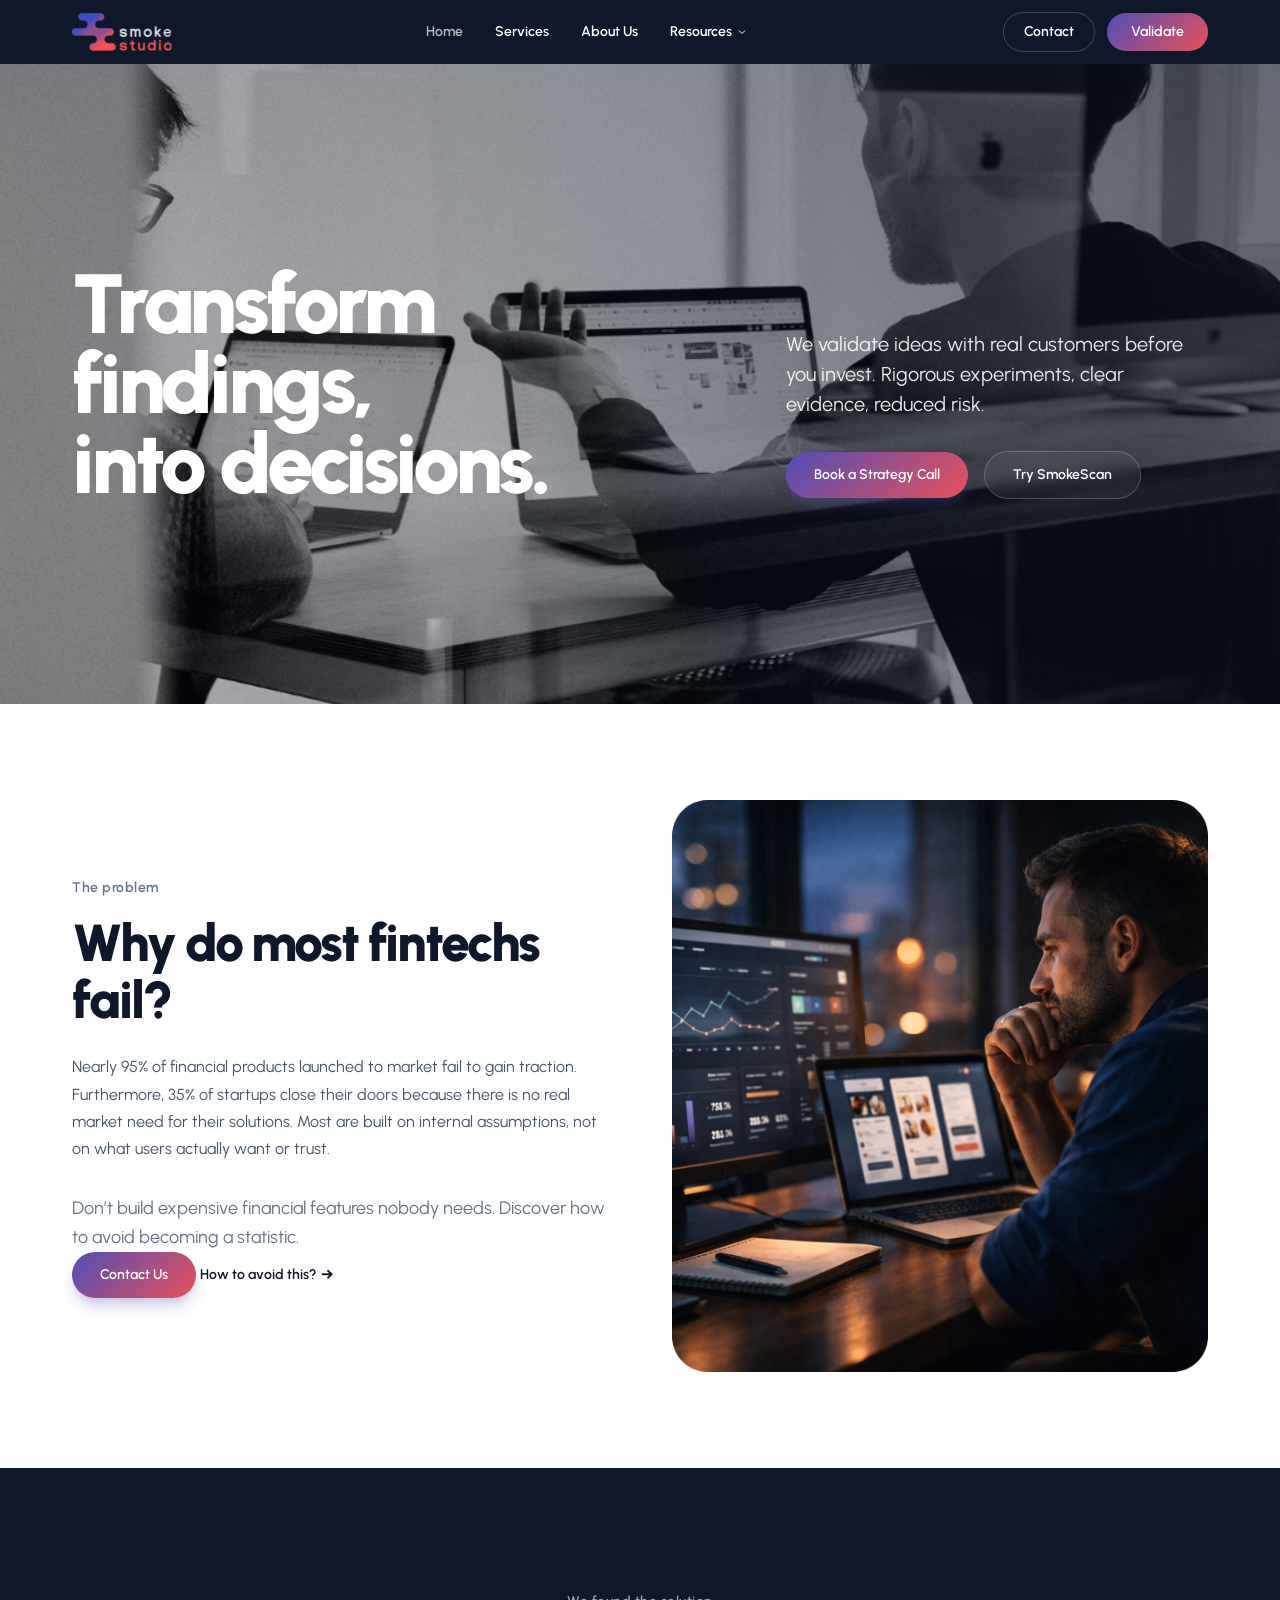
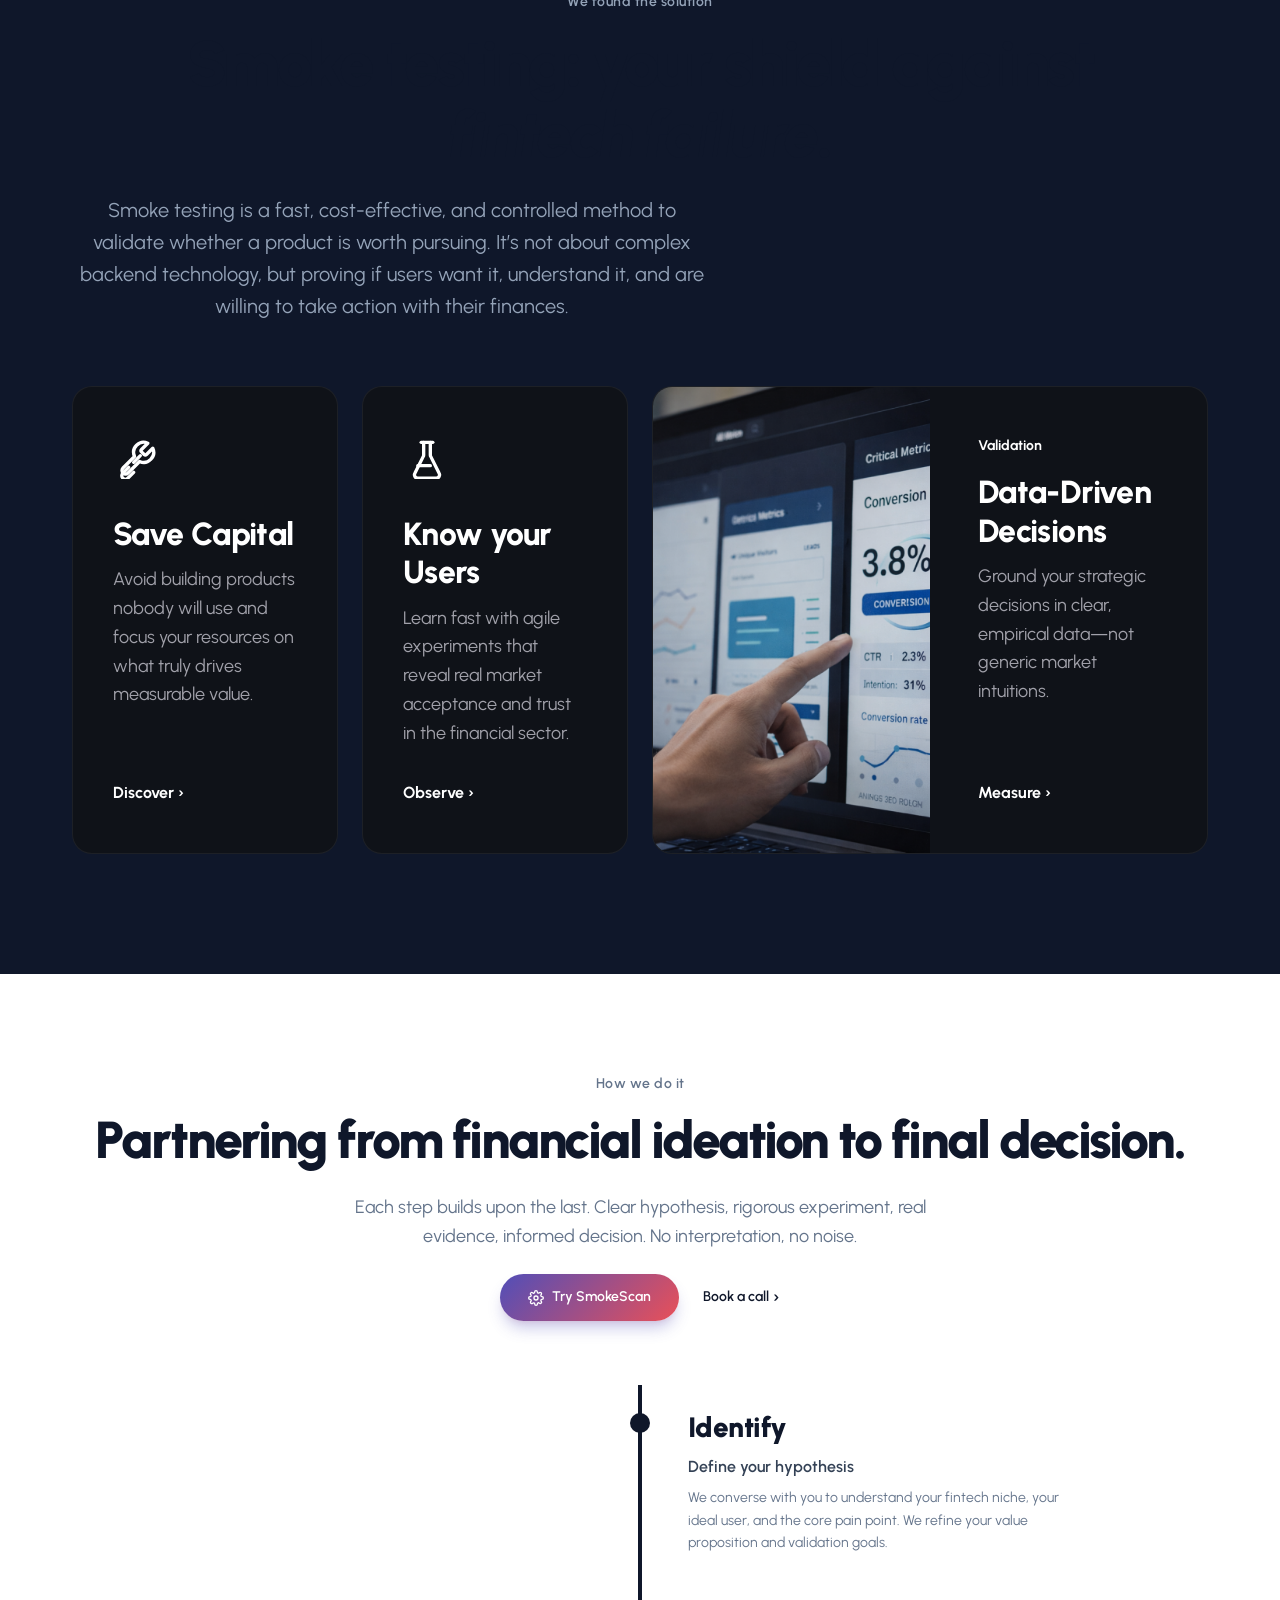
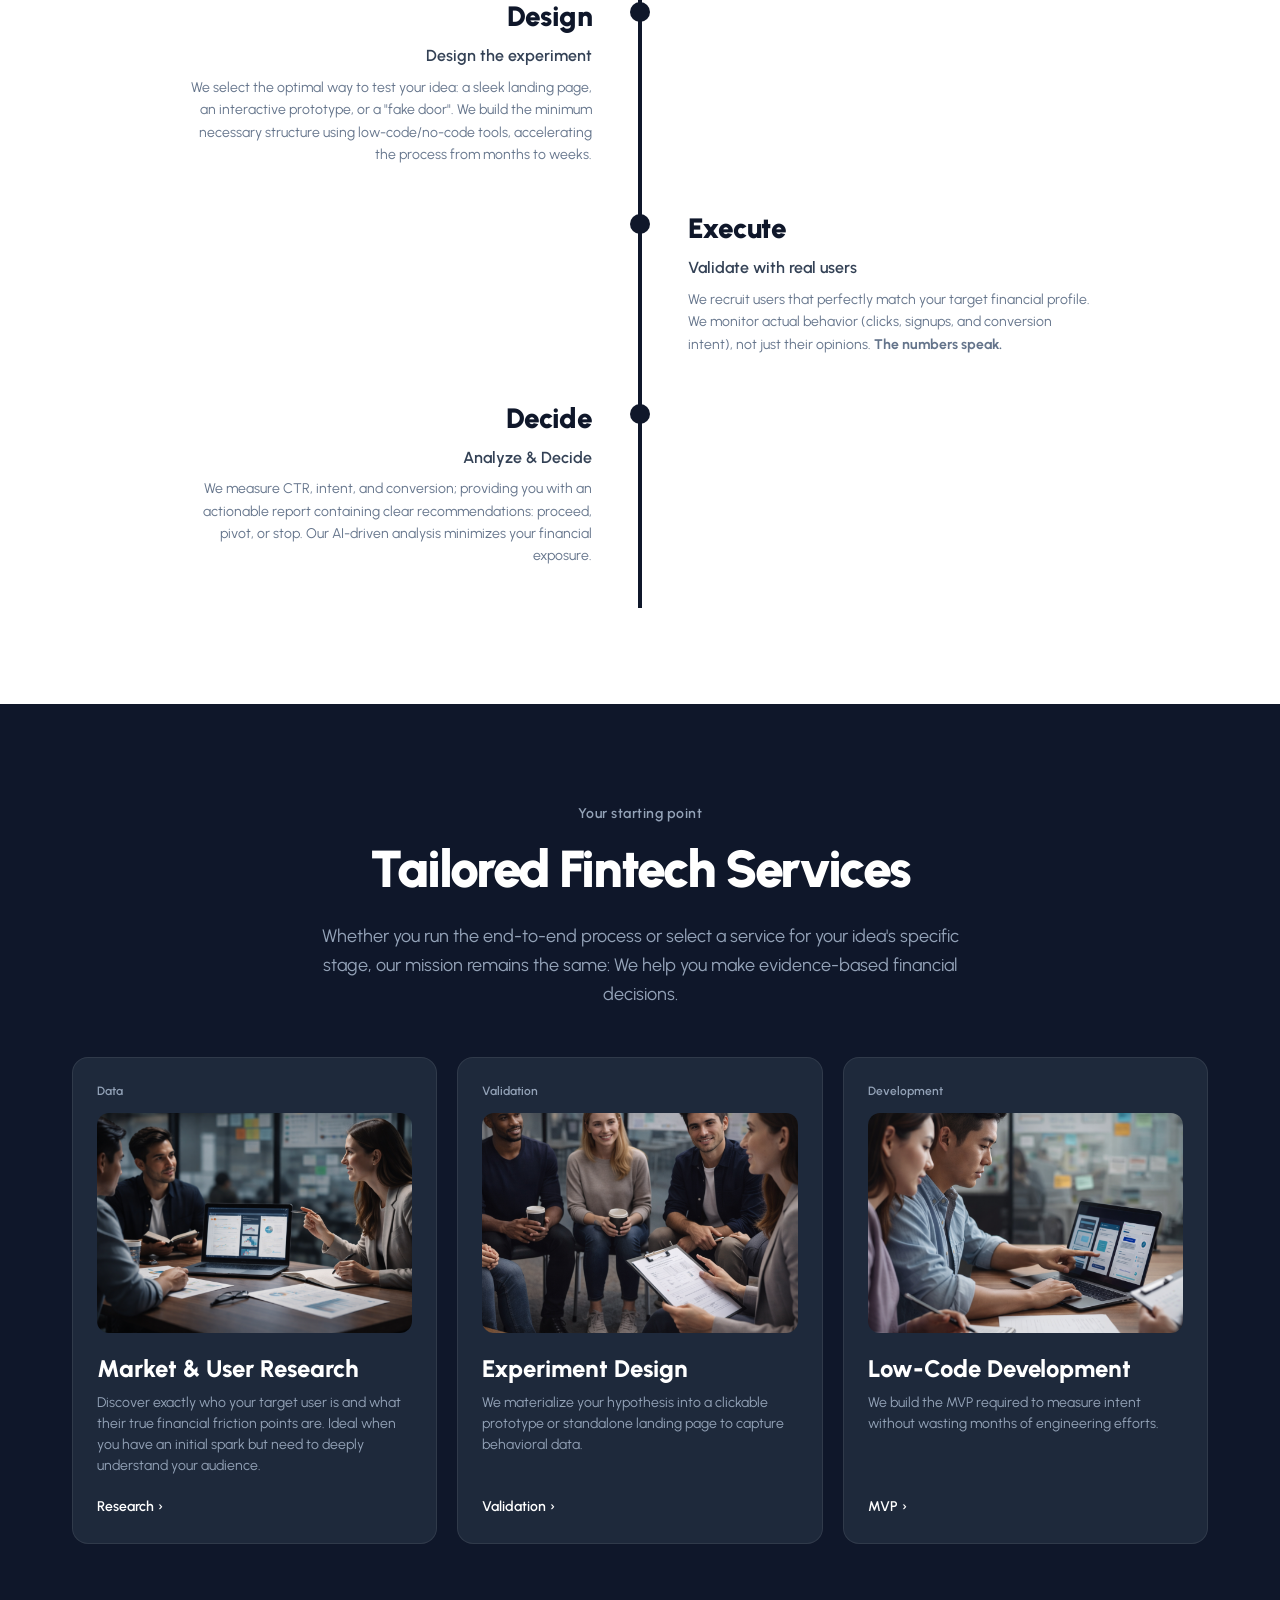
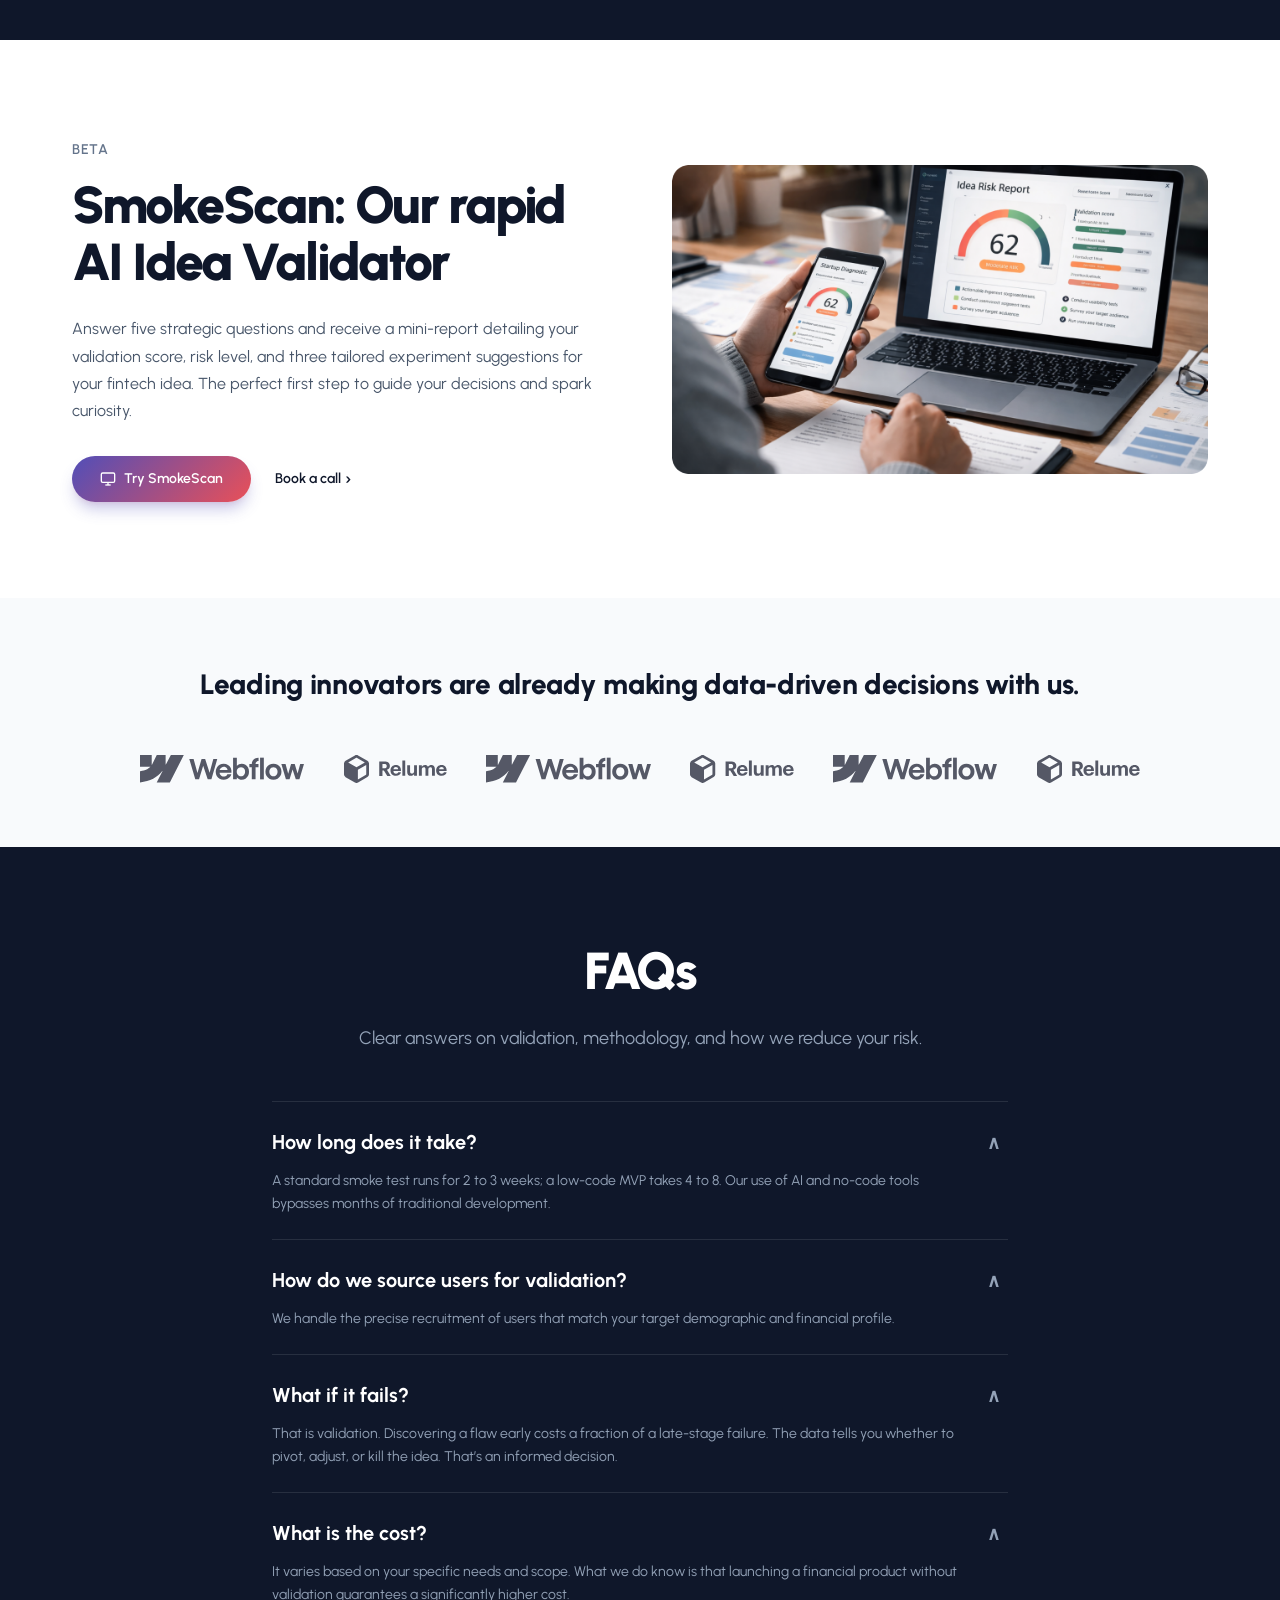
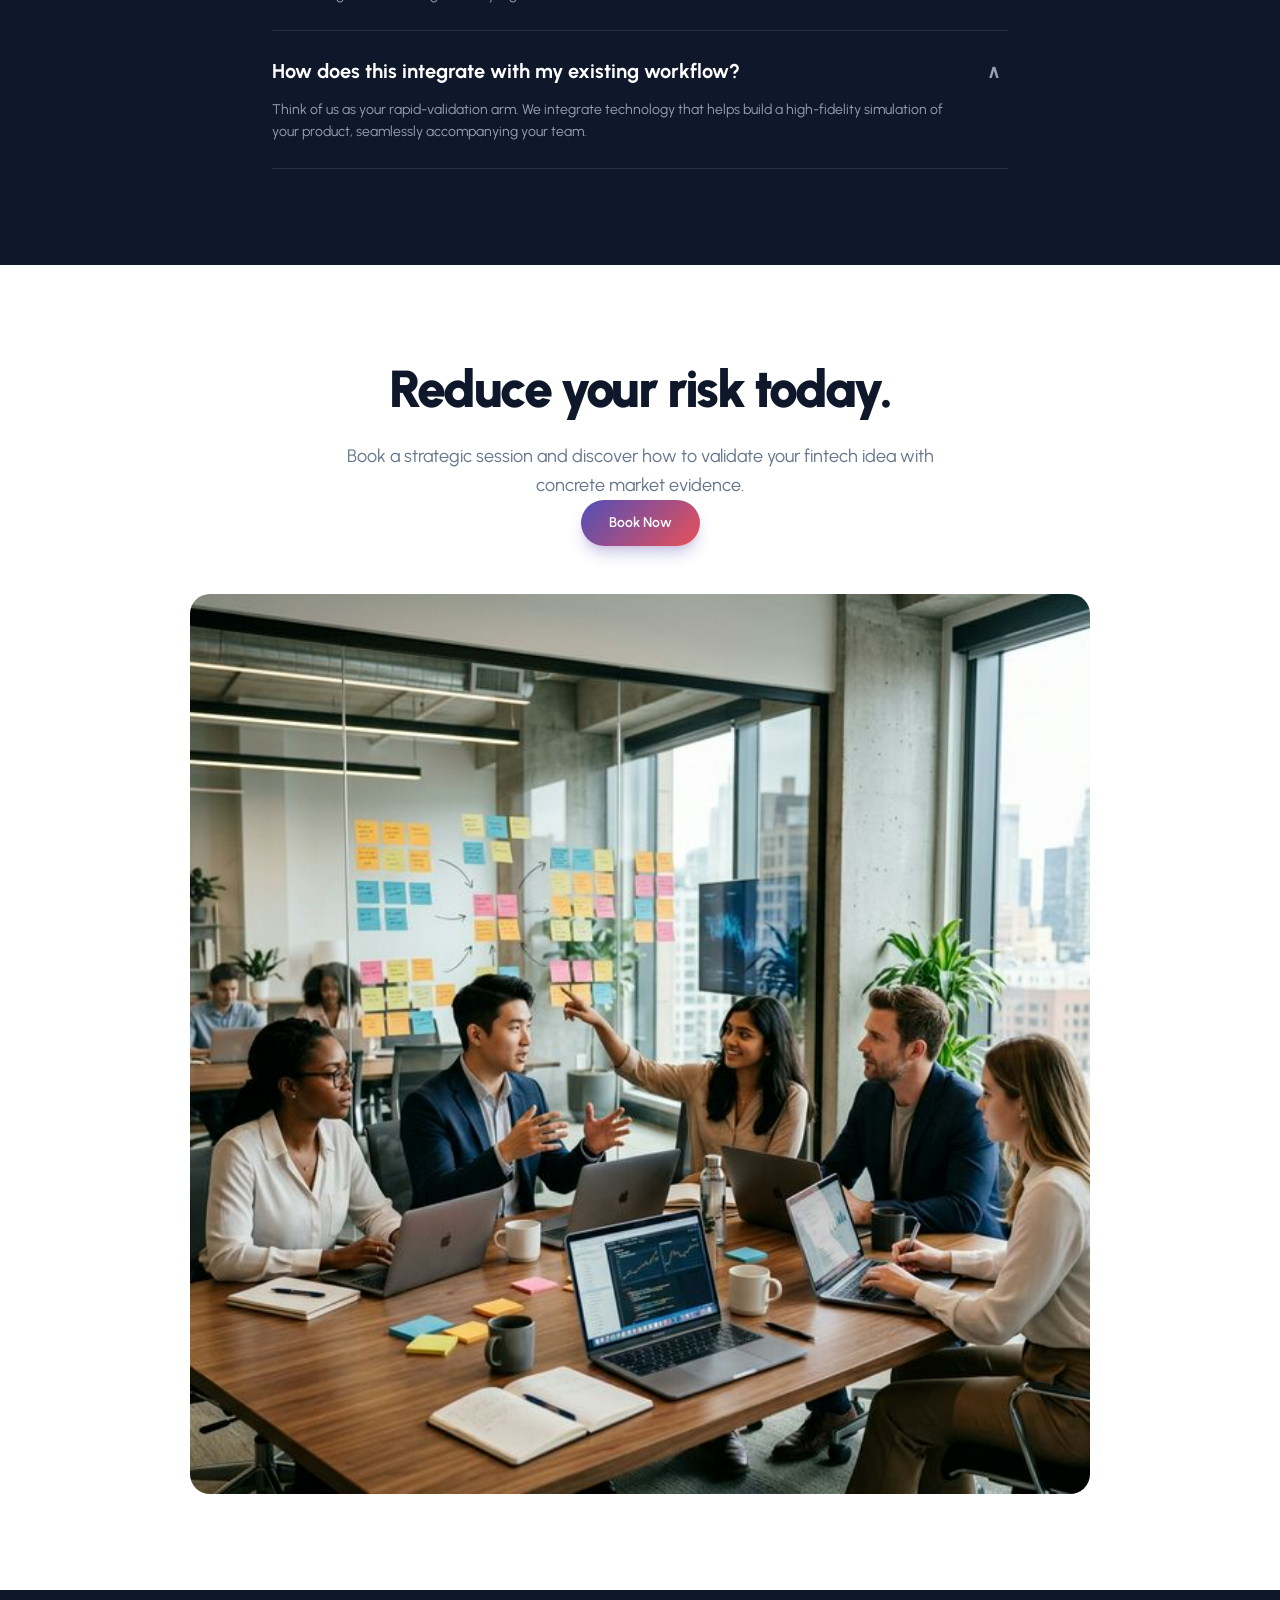
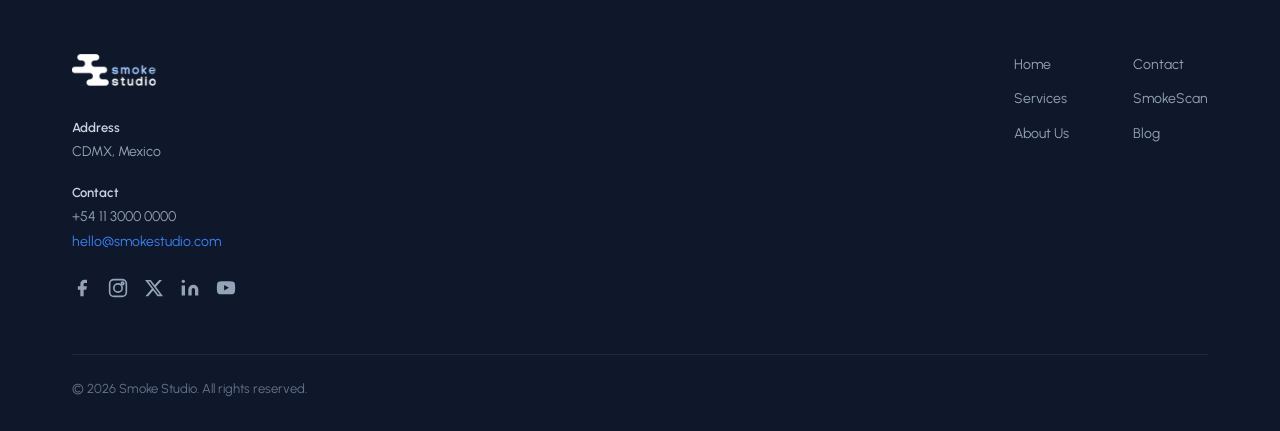
<file: public/index.html>
<!DOCTYPE html>
<html lang="es">
<head>
  <meta charset="UTF-8">
  <meta name="viewport" content="width=device-width, initial-scale=1.0">
  <meta name="description" content="Validate your fintech idea before investing capital. Our AI-powered experiments are fast, rigorous, and designed to radically reduce your risk.">
  <title>SmokeStudio — Validate your fintech idea</title>
  <link href="https://fonts.googleapis.com/css2?family=Urbanist:ital,wght@0,400;0,500;0,600;0,700;0,800;0,900;1,400;1,500;1,600;1,700;1,800;1,900&display=swap" rel="stylesheet">
  <link rel="stylesheet" href="https://fonts.googleapis.com/css2?family=Material+Symbols+Outlined:opsz,wght,FILL,GRAD@24,400,0,0" />
  <link rel="stylesheet" href="landing.css?v=3">
</head>
<body>

  <!-- ==================== NAVBAR ==================== -->
  <nav class="navbar" id="navbar">
    <div class="nav-container">
      <a href="index.html" class="nav-logo">
        <img src="images/logo-dark.svg" alt="Smoke Studio" class="logo-img">
      </a>
      <div class="nav-links" id="nav-links">
        <a href="#hero" class="nav-link active">Home</a>
        <a href="servicios.html" class="nav-link">Services</a>
        <a href="nosotros.html" class="nav-link">About Us</a>
        <a href="#" class="nav-link">Resources <svg width="12" height="12" viewBox="0 0 24 24" fill="none" stroke="currentColor" stroke-width="2"><path d="M6 9l6 6 6-6"/></svg></a>
      </div>
      <div class="nav-actions">
        <a href="contacto.html" class="btn-nav-outline">Contact</a>
        <a href="smokescan/index.html" class="btn-nav-primary">Validate</a>
      </div>
      <button class="nav-toggle" id="nav-toggle" aria-label="Menu">
        <svg width="24" height="24" viewBox="0 0 24 24" fill="none" stroke="currentColor" stroke-width="2" stroke-linecap="round" stroke-linejoin="round">
          <line x1="3" y1="12" x2="21" y2="12"></line>
          <line x1="3" y1="6" x2="21" y2="6"></line>
          <line x1="3" y1="18" x2="21" y2="18"></line>
        </svg>
      </button>
    </div>
  </nav>

  <!-- ==================== HERO ==================== -->
  <section class="hero" id="hero">
    <div class="hero-image-container">
      <img src="images/hero-bg-brainstorm.png" alt="Equipo trabajando" class="hero-bg-image">
      <div class="hero-overlay"></div>
      
      <div class="hero-content">
        <div class="container hero-container-flex">
          <div class="hero-left">
            <h1 class="hero-heading">Transform findings,<br>into decisions.</h1>
          </div>
          <div class="hero-right">
            <p class="hero-subtext">We validate ideas with real customers before you invest. Rigorous experiments, clear evidence, reduced risk.</p>
            <div class="hero-actions">
              <a href="contacto.html" class="btn-primary">Book a Strategy Call</a>
              <a href="smokescan/index.html" class="btn-outline">Try SmokeScan</a>
            </div>
          </div>
        </div>
      </div>
    </div>
  </section>

  <!-- ==================== THE PROBLEM (REALIDAD) ==================== -->
  <section class="realidad" id="realidad-problem">
    <div class="container">
      <div class="realidad-grid">
        <div class="realidad-content">
          <span class="section-tag section-tag--dark">The problem</span>
          <h2 class="section-heading">Why do most fintechs fail?</h2>
          <p class="section-body">Nearly 95% of financial products launched to market fail to gain traction. Furthermore, 35% of startups close their doors because there is no real market need for their solutions. Most are built on internal assumptions, not on what users actually want or trust.</p>
          <p class="section-subtitle">Don’t build expensive financial features nobody needs. Discover how to avoid becoming a statistic.</p>
          <div class="btn-group">
            <a href="contacto.html" class="btn-primary">Contact Us</a>
            <a href="#proceso" class="btn-text">How to avoid this? <span class="arrow">→</span></a>
          </div>
        </div>
        <div class="realidad-image">
          <img src="images/placeholder-image-21.png" alt="Análisis de datos" class="rounded-img">
        </div>
      </div>
    </div>
  </section>

  <!-- ==================== THE SOLUTION (ORIGEN) ==================== -->
  <section class="origen" id="origen-solution">
    <div class="container">
      <span class="section-tag section-tag--light">We found the solution</span>
      <h2 class="section-heading">Smoke testing: your shield against <br><i>fintech failure</i>.</h2>
      <p class="section-subtitle section-subtitle--light">Smoke testing is a fast, cost-effective, and controlled method to validate whether a product is worth pursuing. It’s not about complex backend technology, but proving if users want it, understand it, and are willing to take action with their finances.</p>
      
      <div class="origen-cards">
        <div class="origen-card">
          <div class="origen-card-icon">
            <svg width="40" height="40" viewBox="0 0 24 24" fill="none" stroke="#fff" stroke-width="2" stroke-linecap="round" stroke-linejoin="round"><path d="M14.7 6.3a1 1 0 0 0 0 1.4l1.6 1.6a1 1 0 0 0 1.4 0l3.77-3.77a6 6 0 0 1-7.94 7.94l-6.91 6.91a2.12 2.12 0 0 1-3-3l6.91-6.91a6 6 0 0 1 7.94-7.94l-3.76 3.76z"/><path d="M7 17l-3.5 3.5a2.12 2.12 0 0 0 3 3L10 20"/><path d="M14 10l-4 4"/></svg>
          </div>
          <h3 class="origen-card-title">Save Capital</h3>
          <p class="origen-card-text">Avoid building products nobody will use and focus your resources on what truly drives measurable value.</p>
          <a href="#" class="origen-card-link">Discover <span class="arrow">›</span></a>
        </div>
        <div class="origen-card">
          <div class="origen-card-icon">
            <svg width="40" height="40" viewBox="0 0 24 24" fill="none" stroke="#fff" stroke-width="2" stroke-linecap="round" stroke-linejoin="round"><path d="M10 2v7.527a2 2 0 0 1-.211.896L4.72 20.55a2 2 0 0 0 1.8 2.95h10.96a2 2 0 0 0 1.8-2.95L14.21 10.423A2 2 0 0 1 14 9.527V2"/><path d="M8.5 2h7"/><path d="M14 16H6.5"/></svg>
          </div>
          <h3 class="origen-card-title">Know your Users</h3>
          <p class="origen-card-text">Learn fast with agile experiments that reveal real market acceptance and trust in the financial sector.</p>
          <a href="#" class="origen-card-link">Observe <span class="arrow">›</span></a>
        </div>
        <div class="origen-card origen-card--with-image">
          <div class="origen-card-img-wrap">
            <img src="images/placeholder-image-381.png" alt="Métricas de conversión" class="origen-card-img">
          </div>
          <div class="origen-card-content">
            <span class="origen-card-badge">Validation</span>
            <h3 class="origen-card-title">Data-Driven Decisions</h3>
            <p class="origen-card-text">Ground your strategic decisions in clear, empirical data—not generic market intuitions.</p>
            <a href="#" class="origen-card-link">Measure <span class="arrow">›</span></a>
          </div>
        </div>
      </div>
    </div>
  </section>

  <!-- ==================== HOW WE DO IT ==================== -->
  <section class="proceso" id="proceso">
    <div class="container">
      <span class="section-tag">How we do it</span>
      <h2 class="section-heading">Partnering from financial ideation to final decision.</h2>
      <p class="section-subtitle">Each step builds upon the last. Clear hypothesis, rigorous experiment, real evidence, informed decision. No interpretation, no noise.</p>
      <div class="proceso-actions">
        <a href="smokescan/index.html" class="btn-primary"><svg width="16" height="16" viewBox="0 0 24 24" fill="none" stroke="currentColor" stroke-width="2"><circle cx="12" cy="12" r="3"/><path d="M19.4 15a1.65 1.65 0 0 0 .33 1.82l.06.06a2 2 0 1 1-2.83 2.83l-.06-.06a1.65 1.65 0 0 0-1.82-.33 1.65 1.65 0 0 0-1 1.51V21a2 2 0 0 1-4 0v-.09A1.65 1.65 0 0 0 9 19.4a1.65 1.65 0 0 0-1.82.33l-.06.06a2 2 0 1 1-2.83-2.83l.06-.06A1.65 1.65 0 0 0 4.68 15a1.65 1.65 0 0 0-1.51-1H3a2 2 0 0 1 0-4h.09A1.65 1.65 0 0 0 4.6 9a1.65 1.65 0 0 0-.33-1.82l-.06-.06a2 2 0 1 1 2.83-2.83l.06.06A1.65 1.65 0 0 0 9 4.68a1.65 1.65 0 0 0 1-1.51V3a2 2 0 0 1 4 0v.09a1.65 1.65 0 0 0 1 1.51 1.65 1.65 0 0 0 1.82-.33l.06-.06a2 2 0 1 1 2.83 2.83l-.06.06A1.65 1.65 0 0 0 19.4 9a1.65 1.65 0 0 0 1.51 1H21a2 2 0 0 1 0 4h-.09a1.65 1.65 0 0 0-1.51 1z"/></svg> Try SmokeScan</a>
        <a href="contacto.html" class="btn-text">Book a call <span class="arrow">›</span></a>
      </div>

      <div class="timeline">
        <!-- Step 1 - RIGHT -->
        <div class="timeline-item timeline-item--right">
          <div class="timeline-dot"></div>
          <div class="timeline-content">
            <h3 class="timeline-step-title">Identify</h3>
            <h4 class="timeline-step-subtitle">Define your hypothesis</h4>
            <p class="timeline-step-text">We converse with you to understand your fintech niche, your ideal user, and the core pain point. We refine your value proposition and validation goals.</p>
          </div>
        </div>
        <!-- Step 2 - LEFT -->
        <div class="timeline-item timeline-item--left">
          <div class="timeline-dot"></div>
          <div class="timeline-content">
            <h3 class="timeline-step-title">Design</h3>
            <h4 class="timeline-step-subtitle">Design the experiment</h4>
            <p class="timeline-step-text">We select the optimal way to test your idea: a sleek landing page, an interactive prototype, or a "fake door". We build the minimum necessary structure using low-code/no-code tools, accelerating the process from months to weeks.</p>
          </div>
        </div>
        <!-- Step 3 - RIGHT -->
        <div class="timeline-item timeline-item--right">
          <div class="timeline-dot"></div>
          <div class="timeline-content">
            <h3 class="timeline-step-title">Execute</h3>
            <h4 class="timeline-step-subtitle">Validate with real users</h4>
            <p class="timeline-step-text">We recruit users that perfectly match your target financial profile. We monitor actual behavior (clicks, signups, and conversion intent), not just their opinions. <strong>The numbers speak.</strong></p>
          </div>
        </div>
        <!-- Step 4 - LEFT -->
        <div class="timeline-item timeline-item--left">
          <div class="timeline-dot"></div>
          <div class="timeline-content">
            <h3 class="timeline-step-title">Decide</h3>
            <h4 class="timeline-step-subtitle">Analyze & Decide</h4>
            <p class="timeline-step-text">We measure CTR, intent, and conversion; providing you with an actionable report containing clear recommendations: proceed, pivot, or stop. Our AI-driven analysis minimizes your financial exposure.</p>
          </div>
        </div>
      </div>
    </div>
  </section>

  <!-- ==================== SERVICES ==================== -->
  <section class="servicios" id="servicios">
    <div class="container">
      <span class="section-tag section-tag--light">Your starting point</span>
      <h2 class="section-heading section-heading--light">Tailored Fintech Services</h2>
      <p class="section-subtitle section-subtitle--light">Whether you run the end-to-end process or select a service for your idea's specific stage, our mission remains the same: We help you make evidence-based financial decisions.</p>
      <div class="servicios-cards">
        <div class="servicio-card">
          <span class="servicio-label">Data</span>
          <div class="servicio-image">
            <img src="images/placeholder-image-219.png" alt="Market Research">
          </div>
          <h3 class="servicio-title">Market & User Research</h3>
          <p class="servicio-text">Discover exactly who your target user is and what their true financial friction points are. Ideal when you have an initial spark but need to deeply understand your audience.</p>
          <a href="servicios.html" class="servicio-link">Research <span class="arrow">›</span></a>
        </div>
        <div class="servicio-card">
          <span class="servicio-label">Validation</span>
          <div class="servicio-image">
            <img src="images/placeholder-image-360.png" alt="Experiment Design">
          </div>
          <h3 class="servicio-title">Experiment Design</h3>
          <p class="servicio-text">We materialize your hypothesis into a clickable prototype or standalone landing page to capture behavioral data.</p>
          <a href="servicios.html" class="servicio-link">Validation <span class="arrow">›</span></a>
        </div>
        <div class="servicio-card">
          <span class="servicio-label">Development</span>
          <div class="servicio-image">
            <img src="images/placeholder-image-915.png" alt="Low-Code MVP">
          </div>
          <h3 class="servicio-title">Low-Code Development</h3>
          <p class="servicio-text">We build the MVP required to measure intent without wasting months of engineering efforts.</p>
          <a href="servicios.html" class="servicio-link">MVP <span class="arrow">›</span></a>
        </div>
      </div>
    </div>
  </section>

  <!-- ==================== SMOKESCAN ==================== -->
  <section class="diagnostico" id="diagnostico">
    <div class="container">
      <div class="diagnostico-grid">
        <div class="diagnostico-content">
          <span class="section-tag">BETA</span>
          <h2 class="section-heading">SmokeScan: Our rapid AI Idea Validator</h2>
          <p class="section-body">Answer five strategic questions and receive a mini-report detailing your validation score, risk level, and three tailored experiment suggestions for your fintech idea. The perfect first step to guide your decisions and spark curiosity.</p>
          <div class="section-actions">
            <a href="smokescan/index.html" class="btn-primary"><svg width="16" height="16" viewBox="0 0 24 24" fill="none" stroke="currentColor" stroke-width="2"><rect x="2" y="3" width="20" height="14" rx="2"/><line x1="8" y1="21" x2="16" y2="21"/><line x1="12" y1="17" x2="12" y2="21"/></svg> Try SmokeScan</a>
            <a href="contacto.html" class="btn-text">Book a call <span class="arrow">›</span></a>
          </div>
        </div>
        <div class="diagnostico-image">
          <img src="images/placeholder-image-507.png" alt="Idea Risk Report" class="rounded-img">
        </div>
      </div>
    </div>
  </section>

  <!-- ==================== LOGOS ==================== -->
  <section class="logos-section" id="logos">
    <div class="container">
      <h2 class="logos-heading">Leading innovators are already making data-driven decisions with us.</h2>
      <div class="logos-grid">
        <div class="logo-item"><img src="images/logo-150.svg" alt="Partner logo"></div>
        <div class="logo-item"><img src="images/logo-153.svg" alt="Partner logo"></div>
        <div class="logo-item"><img src="images/logo-156.svg" alt="Partner logo"></div>
        <div class="logo-item"><img src="images/logo-160.svg" alt="Partner logo"></div>
        <div class="logo-item"><img src="images/logo-163.svg" alt="Partner logo"></div>
        <div class="logo-item"><img src="images/logo-166.svg" alt="Partner logo"></div>
      </div>
    </div>
  </section>

  <!-- ==================== FAQ ==================== -->
  <section class="faq" id="faq">
    <div class="container container--narrow">
      <h2 class="section-heading text-center">FAQs</h2>
      <p class="section-subtitle text-center">Clear answers on validation, methodology, and how we reduce your risk.</p>
      <div class="faq-list">
        <details class="faq-item" open>
          <summary class="faq-question">How long does it take? <span class="faq-icon"></span></summary>
          <p class="faq-answer">A standard smoke test runs for 2 to 3 weeks; a low-code MVP takes 4 to 8. Our use of AI and no-code tools bypasses months of traditional development.</p>
        </details>
        <details class="faq-item" open>
          <summary class="faq-question">How do we source users for validation? <span class="faq-icon"></span></summary>
          <p class="faq-answer">We handle the precise recruitment of users that match your target demographic and financial profile.</p>
        </details>
        <details class="faq-item" open>
          <summary class="faq-question">What if it fails? <span class="faq-icon"></span></summary>
          <p class="faq-answer">That is validation. Discovering a flaw early costs a fraction of a late-stage failure. The data tells you whether to pivot, adjust, or kill the idea. That’s an informed decision.</p>
        </details>
        <details class="faq-item" open>
          <summary class="faq-question">What is the cost? <span class="faq-icon"></span></summary>
          <p class="faq-answer">It varies based on your specific needs and scope. What we do know is that launching a financial product without validation guarantees a significantly higher cost.</p>
        </details>
        <details class="faq-item" open>
          <summary class="faq-question">How does this integrate with my existing workflow? <span class="faq-icon"></span></summary>
          <p class="faq-answer">Think of us as your rapid-validation arm. We integrate technology that helps build a high-fidelity simulation of your product, seamlessly accompanying your team.</p>
        </details>
      </div>
    </div>
  </section>

  <!-- ==================== CTA ==================== -->
  <section class="cta-section" id="cta">
    <div class="container text-center">
      <h2 class="section-heading">Reduce your risk today.</h2>
      <p class="section-subtitle">Book a strategic session and discover how to validate your fintech idea with concrete market evidence.</p>
      <div class="cta-actions">
        <a href="contacto.html" class="btn-primary">Book Now</a>
      </div>
      <div class="cta-image">
        <img src="images/working-session.png" alt="Collaborating Team" class="rounded-img-lg">
      </div>
    </div>
  </section>

  <!-- ==================== FOOTER ==================== -->
  <footer class="footer" id="footer">
    <div class="container">
      <div class="footer-grid">
        <div class="footer-brand">
          <img src="images/logo-light.svg" alt="Smoke Studio" class="footer-logo">
          <div class="footer-contact-info">
            <div>
              <p class="footer-label">Address</p>
              <p class="footer-value">CDMX, Mexico</p>
            </div>
            <div>
              <p class="footer-label">Contact</p>
              <p class="footer-value">+54 11 3000 0000</p>
              <a href="mailto:hello@smokestudio.com" class="footer-email">hello@smokestudio.com</a>
            </div>
          </div>
          <div class="footer-social">
            <a href="#" aria-label="Facebook"><svg width="20" height="20" viewBox="0 0 24 24" fill="currentColor"><path d="M18 2h-3a5 5 0 00-5 5v3H7v4h3v8h4v-8h3l1-4h-4V7a1 1 0 011-1h3z"/></svg></a>
            <a href="#" aria-label="Instagram"><svg width="20" height="20" viewBox="0 0 24 24" fill="none" stroke="currentColor" stroke-width="2"><rect x="2" y="2" width="20" height="20" rx="5"/><circle cx="12" cy="12" r="5"/><circle cx="17.5" cy="6.5" r="1.5"/></svg></a>
            <a href="#" aria-label="X"><svg width="20" height="20" viewBox="0 0 24 24" fill="currentColor"><path d="M18.244 2.25h3.308l-7.227 8.26 8.502 11.24H16.17l-5.214-6.817L4.99 21.75H1.68l7.73-8.835L1.254 2.25H8.08l4.713 6.231zm-1.161 17.52h1.833L7.084 4.126H5.117z"/></svg></a>
            <a href="#" aria-label="LinkedIn"><svg width="20" height="20" viewBox="0 0 24 24" fill="currentColor"><path d="M16 8a6 6 0 016 6v7h-4v-7a2 2 0 00-2-2 2 2 0 00-2 2v7h-4v-7a6 6 0 016-6zM2 9h4v12H2z"/><circle cx="4" cy="4" r="2"/></svg></a>
            <a href="#" aria-label="YouTube"><svg width="20" height="20" viewBox="0 0 24 24" fill="currentColor"><path d="M22.54 6.42a2.78 2.78 0 00-1.94-2C18.88 4 12 4 12 4s-6.88 0-8.6.46a2.78 2.78 0 00-1.94 2A29 29 0 001 11.75a29 29 0 00.46 5.33A2.78 2.78 0 003.4 19.1c1.72.46 8.6.46 8.6.46s6.88 0 8.6-.46a2.78 2.78 0 001.94-2 29 29 0 00.46-5.25 29 29 0 00-.46-5.33z"/><polygon points="9.75 15.02 15.5 11.75 9.75 8.48 9.75 15.02" fill="#0F172A"/></svg></a>
          </div>
        </div>
        <div class="footer-nav">
          <div class="footer-nav-col">
            <a href="#hero" class="footer-nav-link">Home</a>
            <a href="servicios.html" class="footer-nav-link">Services</a>
            <a href="nosotros.html" class="footer-nav-link">About Us</a>
          </div>
          <div class="footer-nav-col">
            <a href="contacto.html" class="footer-nav-link">Contact</a>
            <a href="smokescan/index.html" class="footer-nav-link">SmokeScan</a>
            <a href="#" class="footer-nav-link">Blog</a>
          </div>
        </div>
      </div>
      <div class="footer-bottom">
        <p>© 2026 Smoke Studio. All rights reserved.</p>
      </div>
    </div>
  </footer>
  
  <!-- ==================== SCRIPTS ==================== -->
  <script>
    const navToggle = document.getElementById('nav-toggle');
    const navLinks = document.getElementById('nav-links');

    if (navToggle && navLinks) {
      navToggle.addEventListener('click', () => {
        navLinks.classList.toggle('active');
        
        // Change icon based on state
        const expanded = navLinks.classList.contains('active');
        navToggle.innerHTML = expanded 
          ? `<svg width="24" height="24" viewBox="0 0 24 24" fill="none" stroke="currentColor" stroke-width="2" stroke-linecap="round" stroke-linejoin="round"><line x1="18" y1="6" x2="6" y2="18"></line><line x1="6" y1="6" x2="18" y2="18"></line></svg>`
          : `<svg width="24" height="24" viewBox="0 0 24 24" fill="none" stroke="currentColor" stroke-width="2" stroke-linecap="round" stroke-linejoin="round"><line x1="3" y1="12" x2="21" y2="12"></line><line x1="3" y1="6" x2="21" y2="6"></line><line x1="3" y1="18" x2="21" y2="18"></line></svg>`;
      });

      // Close menu when clicking a link
      const links = navLinks.querySelectorAll('.nav-link');
      links.forEach(link => {
        link.addEventListener('click', () => {
          navLinks.classList.remove('active');
          navToggle.innerHTML = `<svg width="24" height="24" viewBox="0 0 24 24" fill="none" stroke="currentColor" stroke-width="2" stroke-linecap="round" stroke-linejoin="round"><line x1="3" y1="12" x2="21" y2="12"></line><line x1="3" y1="6" x2="21" y2="6"></line><line x1="3" y1="18" x2="21" y2="18"></line></svg>`;
        });
      });
    }
  </script>

</body>
</html>
</file>
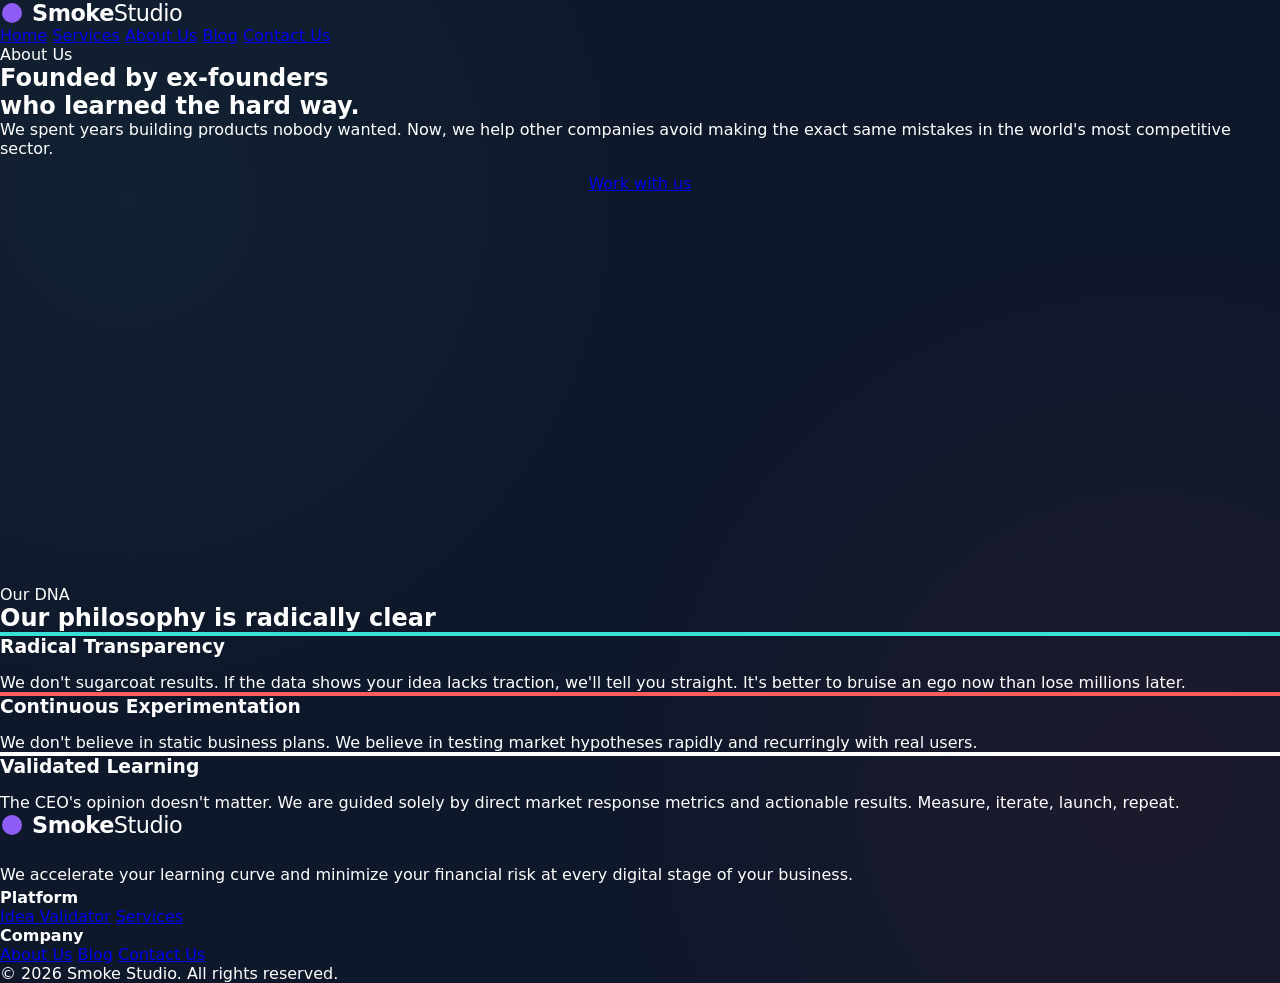
<file: public/about.html>
<!doctype html>
<html lang="en">
  <head>
    <!-- Google tag (gtag.js) -->
    <script
      async
      src="https://www.googletagmanager.com/gtag/js?id=G-3N6X4DN8QR"
    ></script>
    <script>
      window.dataLayer = window.dataLayer || [];
      function gtag() {
        dataLayer.push(arguments);
      }
      gtag("js", new Date());

      gtag("config", "G-3N6X4DN8QR");
    </script>
    <meta charset="UTF-8" />
    <meta name="viewport" content="width=device-width, initial-scale=1.0" />
    <title>SmokeStudio | About Us</title>
    <link rel="stylesheet" href="style.css" />
    <link
      href="https://fonts.googleapis.com/css2?family=Inter:wght@400;500;600;700;800&display=swap"
      rel="stylesheet"
    />

    <!-- Microsoft Clarity -->
    <script type="text/javascript">
      (function (c, l, a, r, i, t, y) {
        c[a] =
          c[a] ||
          function () {
            (c[a].q = c[a].q || []).push(arguments);
          };
        t = l.createElement(r);
        t.async = 1;
        t.src = "https://www.clarity.ms/tag/" + i;
        y = l.getElementsByTagName(r)[0];
        y.parentNode.insertBefore(t, y);
      })(window, document, "clarity", "script", "w44egsaua2");
    </script>
  </head>
  <body>
    <div class="orb-center animate-up"></div>

    <nav id="navbar" class="animate-up">
      <a
        href="index.html"
        class="logo"
        style="
          display: flex;
          align-items: center;
          gap: 8px;
          text-decoration: none;
        "
      >
        <svg width="24" height="24" viewBox="0 0 24 24" fill="none">
          <circle cx="12" cy="12" r="10" fill="url(#brandGrad)" />
          <defs>
            <linearGradient id="brandGrad" x1="0" y1="0" x2="24" y2="24">
              <stop stop-color="#8b5cf6" />
              <stop offset="1" stop-color="#ec4899" />
            </linearGradient>
          </defs>
        </svg>
        <span
          style="
            color: white;
            font-size: 1.4rem;
            font-weight: 800;
            letter-spacing: -0.5px;
          "
          >Smoke<span style="font-weight: 400; color: var(--text-secondary)"
            >Studio</span
          ></span
        >
      </a>
      <div class="nav-links">
        <a href="index.html">Home</a>
        <a href="services.html">Services</a>
        <a href="about.html" class="active">About Us</a>
        <a href="blog.html">Blog</a>
        <a href="contact.html" class="btn-capsule">Contact Us</a>
      </div>
    </nav>

    <section
      class="hero text-center animate-up delay-100"
      style="min-height: 60vh; padding-bottom: 2rem"
    >
      <span class="overhead">About Us</span>
      <h1>Founded by ex-founders<br />who learned the hard way.</h1>
      <p class="lead">
        We spent years building products nobody wanted. Now, we help other
        companies avoid making the exact same mistakes in the world's most
        competitive sector.
      </p>

      <div
        class="actions"
        style="
          display: flex;
          gap: 1rem;
          justify-content: center;
          margin-top: 1rem;
        "
      >
        <a href="contact.html" class="btn-primary">Work with us</a>
      </div>
    </section>

    <section class="animate-up delay-200">
      <div class="section-header">
        <span class="overhead">Our DNA</span>
        <h2>Our philosophy is radically clear</h2>
      </div>

      <div class="grid-3">
        <div class="card" style="border-top: 4px solid var(--accent)">
          <h3 style="margin-bottom: 1rem; color: var(--text-primary)">
            Radical Transparency
          </h3>
          <p>
            We don't sugarcoat results. If the data shows your idea lacks
            traction, we'll tell you straight. It's better to bruise an ego now
            than lose millions later.
          </p>
        </div>
        <div class="card" style="border-top: 4px solid var(--accent-secondary)">
          <h3 style="margin-bottom: 1rem; color: var(--text-primary)">
            Continuous Experimentation
          </h3>
          <p>
            We don't believe in static business plans. We believe in testing
            market hypotheses rapidly and recurringly with real users.
          </p>
        </div>
        <div class="card" style="border-top: 4px solid #fff">
          <h3 style="margin-bottom: 1rem; color: var(--text-primary)">
            Validated Learning
          </h3>
          <p>
            The CEO's opinion doesn't matter. We are guided solely by direct
            market response metrics and actionable results. Measure, iterate,
            launch, repeat.
          </p>
        </div>
      </div>
    </section>

    <!-- Footer -->
    <footer>
      <div class="footer-grid">
        <div class="footer-col" style="padding-right: 2rem">
          <div
            class="logo"
            style="
              display: flex;
              align-items: center;
              gap: 8px;
              text-decoration: none;
              margin-bottom: 1.5rem;
            "
          >
            <svg width="24" height="24" viewBox="0 0 24 24" fill="none">
              <circle cx="12" cy="12" r="10" fill="url(#brandGradFoo)" />
              <defs>
                <linearGradient id="brandGradFoo" x1="0" y1="0" x2="24" y2="24">
                  <stop stop-color="#8b5cf6" />
                  <stop offset="1" stop-color="#ec4899" />
                </linearGradient>
              </defs>
            </svg>
            <span
              style="
                color: white;
                font-size: 1.4rem;
                font-weight: 800;
                letter-spacing: -0.5px;
              "
              >Smoke<span style="font-weight: 400; color: var(--text-secondary)"
                >Studio</span
              ></span
            >
          </div>
          <p style="color: var(--text-secondary); line-height: 1.6">
            We accelerate your learning curve and minimize your financial risk
            at every digital stage of your business.
          </p>
        </div>
        <div class="footer-col">
          <h4>Platform</h4>
          <a href="https://smokescan-mvp.loca.lt">Idea Validator</a>
          <a href="services.html">Services</a>
        </div>
        <div class="footer-col">
          <h4>Company</h4>
          <a href="about.html">About Us</a>
          <a href="blog.html">Blog</a>
          <a href="contact.html">Contact Us</a>
        </div>
      </div>
      <div class="footer-bottom">
        &copy; 2026 Smoke Studio. All rights reserved.
      </div>
    </footer>

    <script>
      window.addEventListener("scroll", () => {
        const nav = document.getElementById("navbar");
        if (window.scrollY > 50) nav.classList.add("scrolled");
        else nav.classList.remove("scrolled");
      });
    </script>
  </body>
</html>
</file>
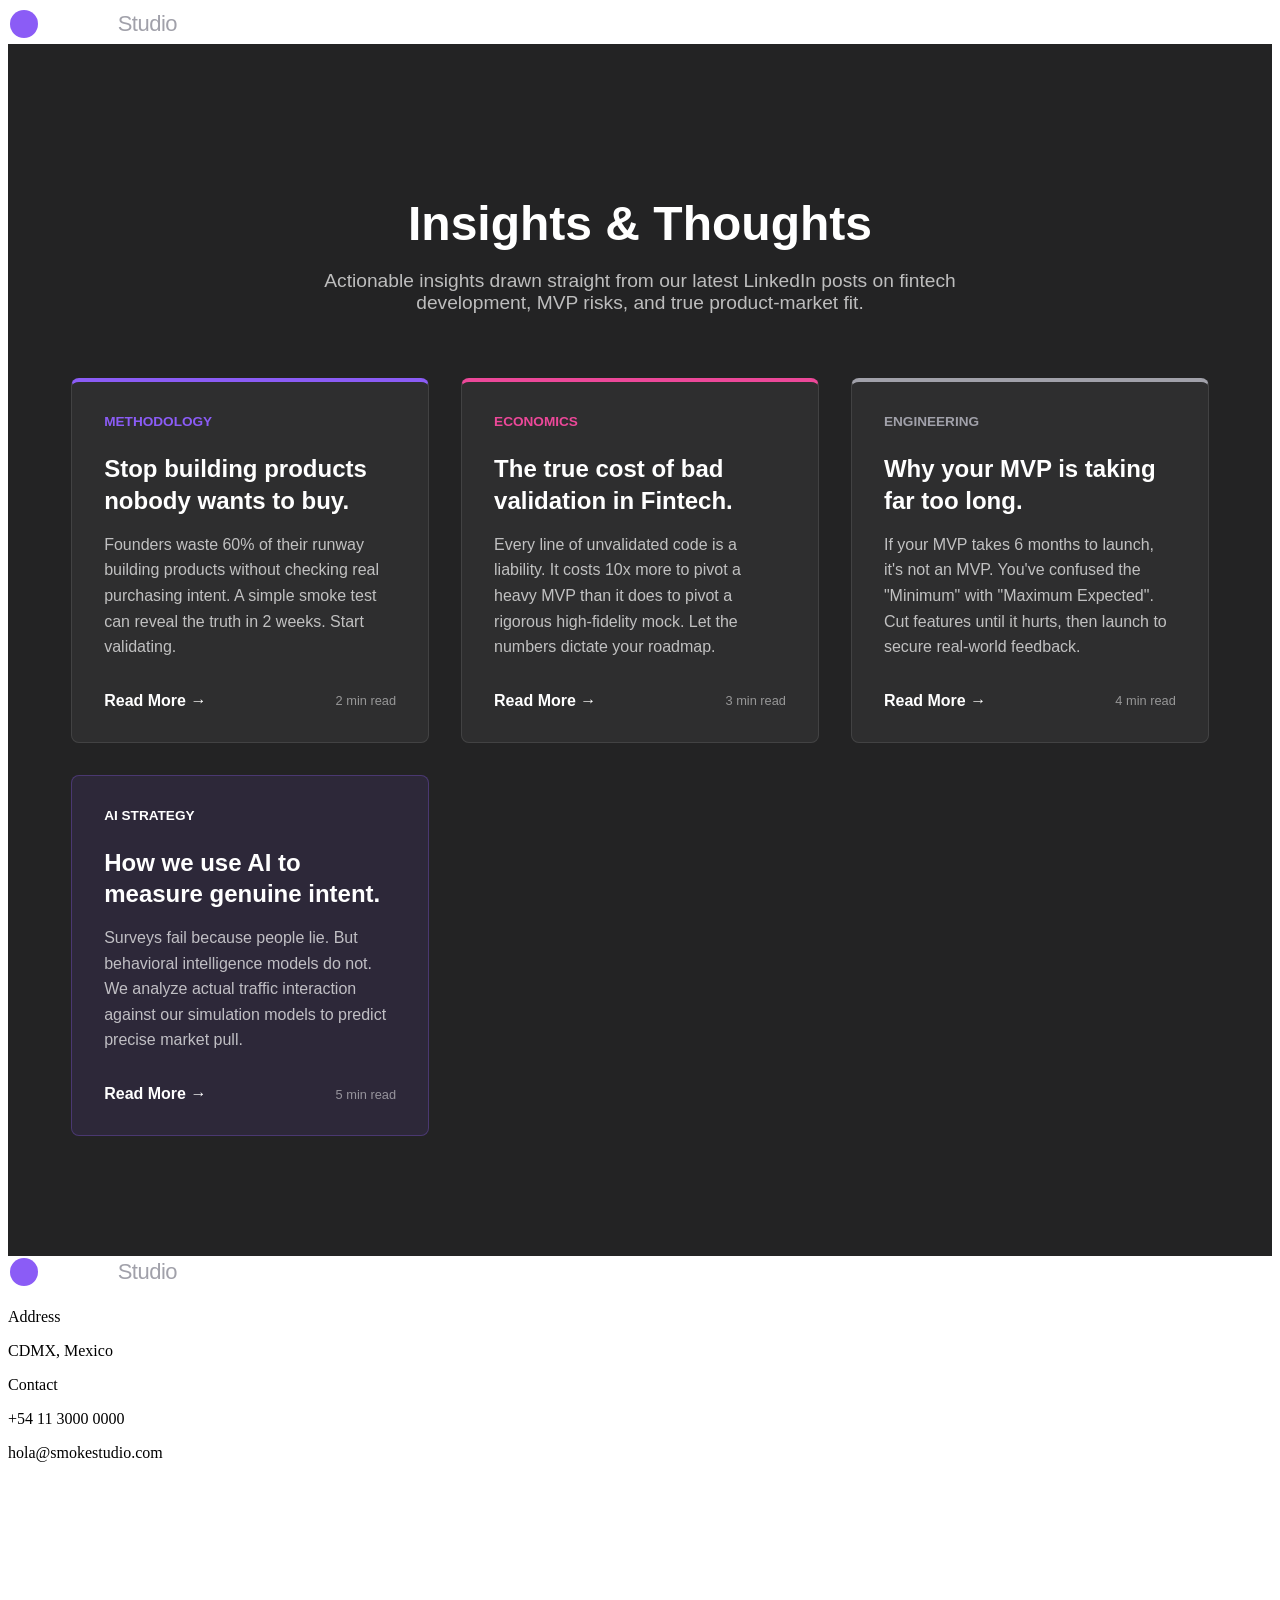
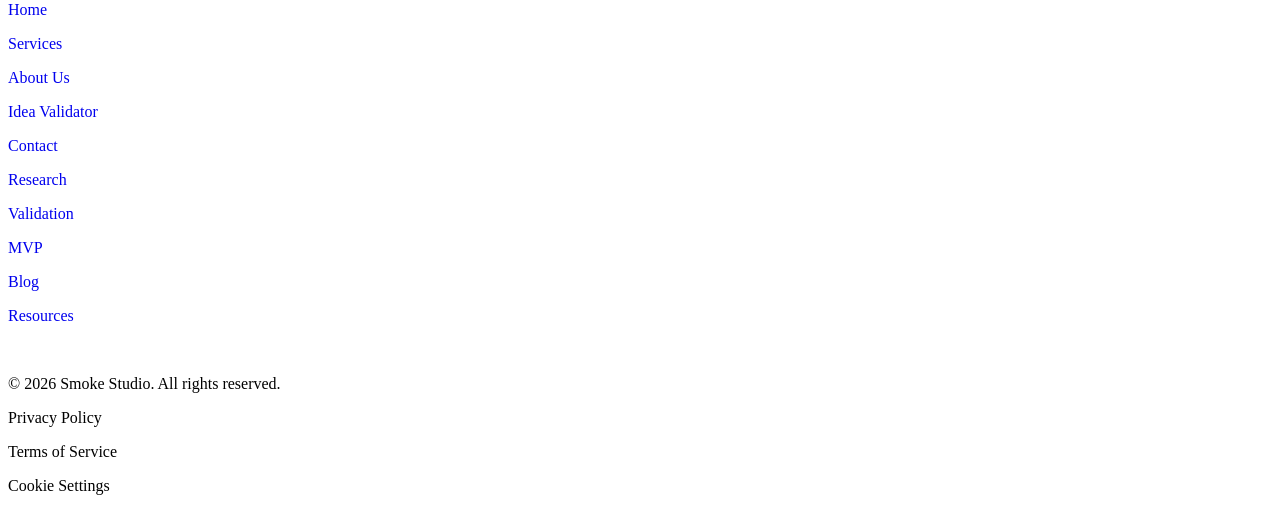
<file: public/blog.html>
<!DOCTYPE html>
<html lang="en">
<head>
<meta charset="UTF-8">
<title>Blog</title>

    <!-- Microsoft Clarity -->
    <script type="text/javascript">
        (function(c,l,a,r,i,t,y){
            c[a]=c[a]||function(){(c[a].q=c[a].q||[]).push(arguments)};
            t=l.createElement(r);t.async=1;t.src="https://www.clarity.ms/tag/"+i;
            y=l.getElementsByTagName(r)[0];y.parentNode.insertBefore(t,y);
        })(window, document, "clarity", "script", "w44egsaua2");
    </script>
</head>

<body>
<div class="breakpoint-desktop" style="background-color: rgba(11, 11, 12, 0)">
<div class="container-277">
<div class="content-278">
<div class="column-279">
<img src="images/smokestudio-logo.svg" class="mode-light" alt="company-logo" />
</div>

<div style="background-color: rgba(35, 35, 36, 1); min-height: 100vh; padding: 120px 0; font-family: 'Roboto', sans-serif;">
    <div style="max-width: 1200px; margin: 0 auto; padding: 0 5%; text-align: center;">
        <h1 style="color: white; font-size: 3rem; margin-bottom: 1rem; font-weight: 700;">Insights & Thoughts</h1>
        <p style="color: rgba(255,255,255,0.7); font-size: 1.2rem; margin-bottom: 4rem; max-width: 700px; margin-left: auto; margin-right: auto;">
            Actionable insights drawn straight from our latest LinkedIn posts on fintech development, MVP risks, and true product-market fit.
        </p>

        <div style="display: grid; grid-template-columns: repeat(auto-fit, minmax(300px, 1fr)); gap: 2rem; text-align: left;">
            <div style="background: rgba(255,255,255,0.05); border: 1px solid rgba(255,255,255,0.1); border-top: 4px solid #8b5cf6; padding: 2rem; border-radius: 8px;">
                <div style="font-size: 0.85rem; color: #8b5cf6; font-weight: 700; margin-bottom: 1rem; text-transform: uppercase;">Methodology</div>
                <h3 style="font-size: 1.5rem; margin-bottom: 1rem; color: white; line-height: 1.3;">Stop building products nobody wants to buy.</h3>
                <p style="color: rgba(255,255,255,0.7); margin-bottom: 2rem; line-height: 1.6;">Founders waste 60% of their runway building products without checking real purchasing intent. A simple smoke test can reveal the truth in 2 weeks. Start validating.</p>
                <div style="display: flex; align-items: center; justify-content: space-between;">
                    <a href="#" style="color: white; font-weight: 600; text-decoration: none;">Read More &rarr;</a>
                    <span style="font-size: 0.8rem; color: rgba(255,255,255,0.5);">2 min read</span>
                </div>
            </div>

            <div style="background: rgba(255,255,255,0.05); border: 1px solid rgba(255,255,255,0.1); border-top: 4px solid #ec4899; padding: 2rem; border-radius: 8px;">
                <div style="font-size: 0.85rem; color: #ec4899; font-weight: 700; margin-bottom: 1rem; text-transform: uppercase;">Economics</div>
                <h3 style="font-size: 1.5rem; margin-bottom: 1rem; color: white; line-height: 1.3;">The true cost of bad validation in Fintech.</h3>
                <p style="color: rgba(255,255,255,0.7); margin-bottom: 2rem; line-height: 1.6;">Every line of unvalidated code is a liability. It costs 10x more to pivot a heavy MVP than it does to pivot a rigorous high-fidelity mock. Let the numbers dictate your roadmap.</p>
                <div style="display: flex; align-items: center; justify-content: space-between;">
                    <a href="#" style="color: white; font-weight: 600; text-decoration: none;">Read More &rarr;</a>
                    <span style="font-size: 0.8rem; color: rgba(255,255,255,0.5);">3 min read</span>
                </div>
            </div>

            <div style="background: rgba(255,255,255,0.05); border: 1px solid rgba(255,255,255,0.1); border-top: 4px solid #a1a1aa; padding: 2rem; border-radius: 8px;">
                <div style="font-size: 0.85rem; color: #a1a1aa; font-weight: 700; margin-bottom: 1rem; text-transform: uppercase;">Engineering</div>
                <h3 style="font-size: 1.5rem; margin-bottom: 1rem; color: white; line-height: 1.3;">Why your MVP is taking far too long.</h3>
                <p style="color: rgba(255,255,255,0.7); margin-bottom: 2rem; line-height: 1.6;">If your MVP takes 6 months to launch, it's not an MVP. You've confused the "Minimum" with "Maximum Expected". Cut features until it hurts, then launch to secure real-world feedback.</p>
                <div style="display: flex; align-items: center; justify-content: space-between;">
                    <a href="#" style="color: white; font-weight: 600; text-decoration: none;">Read More &rarr;</a>
                    <span style="font-size: 0.8rem; color: rgba(255,255,255,0.5);">4 min read</span>
                </div>
            </div>

            <div style="background: rgba(139, 92, 246, 0.1); border: 1px solid rgba(139, 92, 246, 0.3); padding: 2rem; border-radius: 8px;">
                <div style="font-size: 0.85rem; color: white; font-weight: 700; margin-bottom: 1rem; text-transform: uppercase;">AI Strategy</div>
                <h3 style="font-size: 1.5rem; margin-bottom: 1rem; color: white; line-height: 1.3;">How we use AI to measure genuine intent.</h3>
                <p style="color: rgba(255,255,255,0.7); margin-bottom: 2rem; line-height: 1.6;">Surveys fail because people lie. But behavioral intelligence models do not. We analyze actual traffic interaction against our simulation models to predict precise market pull.</p>
                <div style="display: flex; align-items: center; justify-content: space-between;">
                    <a href="#" style="color: white; font-weight: 600; text-decoration: none;">Read More &rarr;</a>
                    <span style="font-size: 0.8rem; color: rgba(255,255,255,0.5);">5 min read</span>
                </div>
            </div>
        </div>
    </div>
</div>

<div class="footer-3-220">
<div class="container-221">
<div class="content-222">
<div class="column-223">
<img src="images/smokestudio-logo.svg" class="mode-light" alt="company-logo" />
<div class="content-225">
<div class="content-226">
<p class="text-227"><span class="text-white">Address</span></p>
<p class="text-228"><span class="text-white">CDMX, Mexico</span></p>
</div>
<div class="content-229">
<p class="text-230"><span class="text-white">Contact</span></p>
<div class="content-231">
<p class="text-232"><span class="text-white">+54 11 3000 0000</span></p>
<p class="text-233"><span class="text-white">hola@smokestudio.com</span></p>
</div>
</div>
</div>
<div class="social-links-234">
<div class="facebook">
<img src="images/vector-236.svg" class="vector-236" alt="vector" />
</div>
<div class="instagram">
<img src="images/vector-238.svg" class="vector-238" alt="vector" />
</div>
<div class="x">
<img src="images/vector-240.svg" class="vector-240" alt="vector" />
</div>
<div class="linkedin">
<img src="images/vector-242.svg" class="vector-242" alt="vector" />
</div>
<div class="youtube">
<img src="images/vector-244.svg" class="vector-244" alt="vector" />
</div>
</div>
</div>
<div class="column-245">
<div class="link-list-246">
<a href="index.html" class="link-247" style="text-decoration:none;">
<p class="text-248"><span class="text-white">Home</span></p>
</a>
<a href="servicios.html" class="link-249" style="text-decoration:none;">
<p class="text-250"><span class="text-white">Services</span></p>
</a>
<a href="nosotros.html" class="link-251" style="text-decoration:none;">
<p class="text-252"><span class="text-white">About Us</span></p>
</a>
<a href="https://smokescan-mvp.loca.lt" class="link-253" style="text-decoration:none;">
<p class="text-254"><span class="text-white">Idea Validator</span></p>
</a>
<a href="contacto.html" class="link-255" style="text-decoration:none;">
<p class="text-256"><span class="text-white">Contact</span></p>
</a>
</div>
<div class="link-list-257">
<a href="servicios.html" class="link-258" style="text-decoration:none;">
<p class="text-259"><span class="text-white">Research</span></p>
</a>
<a href="servicios.html" class="link-260" style="text-decoration:none;">
<p class="text-261"><span class="text-white">Validation</span></p>
</a>
<a href="servicios.html" class="link-262" style="text-decoration:none;">
<p class="text-263"><span class="text-white">MVP</span></p>
</a>
<a href="blog.html" class="link-264" style="text-decoration:none;">
<p class="text-265"><span class="text-white">Blog</span></p>
</a>
<a href="#" class="link-266" style="text-decoration:none;">
<p class="text-267"><span class="text-white">Resources</span></p>
</a>
</div>
</div>
</div>
<div class="credits-268">
<img src="images/divider-269.svg" class="divider-269" alt="divider" />
<div class="row-270">
<p class="text-271"><span class="text-white">© 2026 Smoke Studio. All rights reserved.</span></p>
<div class="footer-links-272">
<p class="text-273"><span class="text-white">Privacy Policy</span></p>
<p class="text-274"><span class="text-white">Terms of Service</span></p>
<p class="text-275"><span class="text-white">Cookie Settings</span></p>
</div>
</div>
</div>
</div>
</div>

</body>
</html>
</file>
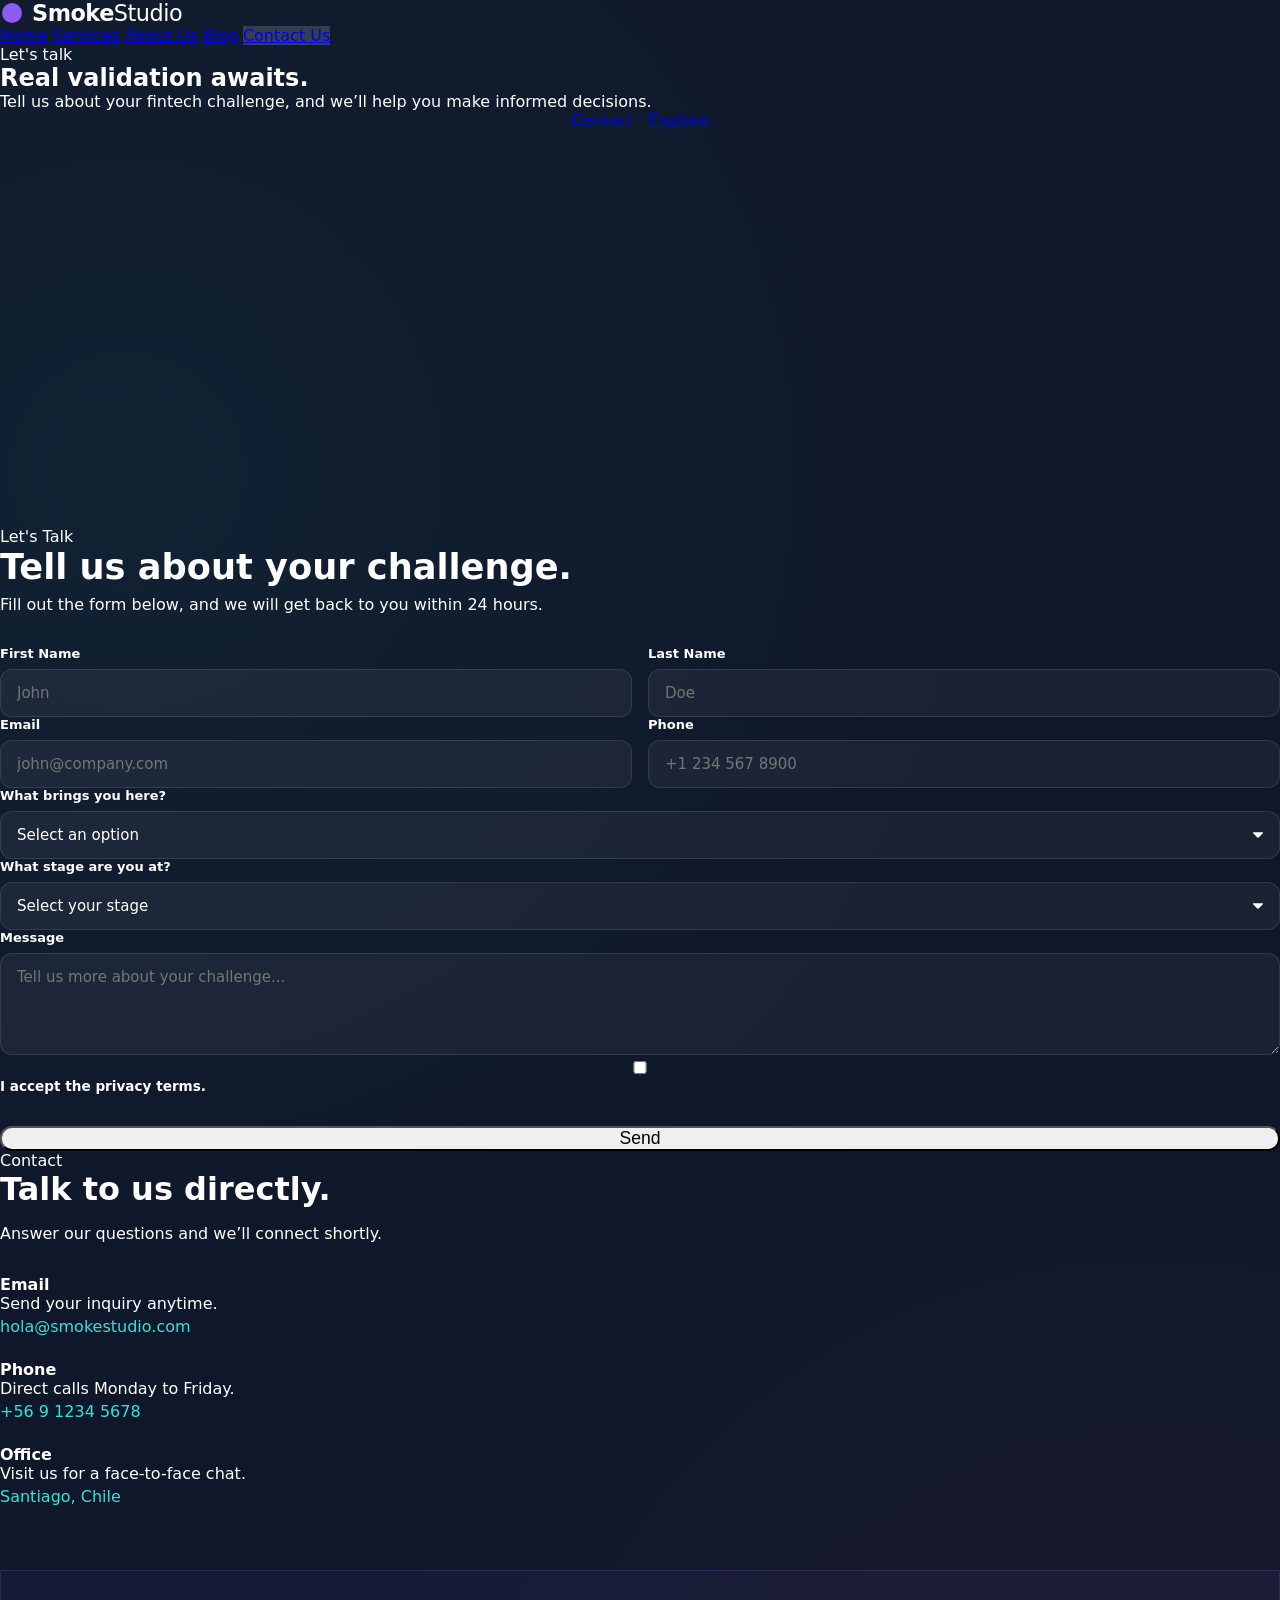
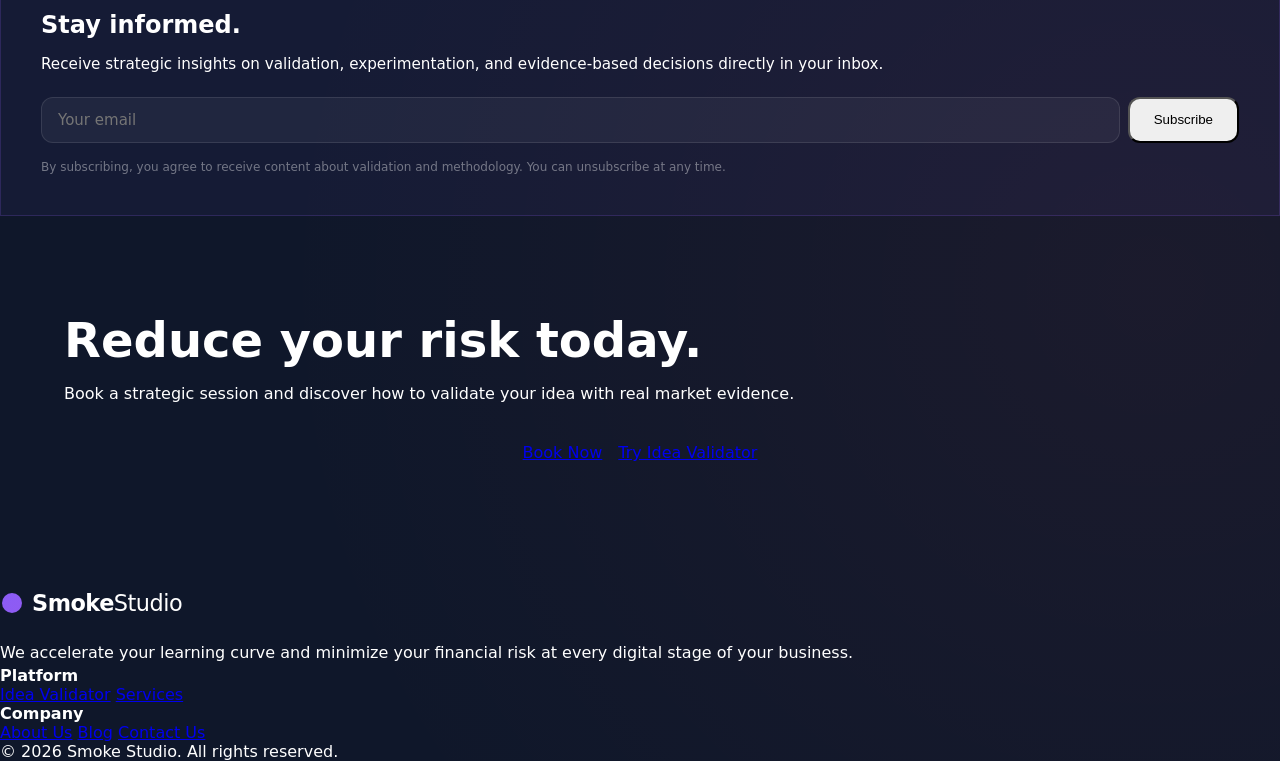
<file: public/contact.html>
<!doctype html>
<html lang="en">
  <head>
    <!-- Google tag (gtag.js) -->
    <script
      async
      src="https://www.googletagmanager.com/gtag/js?id=G-3N6X4DN8QR"
    ></script>
    <script>
      window.dataLayer = window.dataLayer || [];
      function gtag() {
        dataLayer.push(arguments);
      }
      gtag("js", new Date());

      gtag("config", "G-3N6X4DN8QR");
    </script>
    <meta charset="UTF-8" />
    <meta name="viewport" content="width=device-width, initial-scale=1.0" />
    <title>SmokeStudio | Contact</title>
    <link rel="stylesheet" href="style.css" />
    <link
      href="https://fonts.googleapis.com/css2?family=Inter:wght@400;500;600;700;800&display=swap"
      rel="stylesheet"
    />

    <!-- Microsoft Clarity -->
    <script type="text/javascript">
      (function (c, l, a, r, i, t, y) {
        c[a] =
          c[a] ||
          function () {
            (c[a].q = c[a].q || []).push(arguments);
          };
        t = l.createElement(r);
        t.async = 1;
        t.src = "https://www.clarity.ms/tag/" + i;
        y = l.getElementsByTagName(r)[0];
        y.parentNode.insertBefore(t, y);
      })(window, document, "clarity", "script", "w44egsaua2");
    </script>
  </head>
  <body>
    <div
      class="orb-right animate-up"
      style="top: 0; left: auto; right: -10%"
    ></div>

    <nav id="navbar" class="animate-up">
      <a
        href="index.html"
        class="logo"
        style="
          display: flex;
          align-items: center;
          gap: 8px;
          text-decoration: none;
        "
      >
        <svg width="24" height="24" viewBox="0 0 24 24" fill="none">
          <circle cx="12" cy="12" r="10" fill="url(#brandGrad)" />
          <defs>
            <linearGradient id="brandGrad" x1="0" y1="0" x2="24" y2="24">
              <stop stop-color="#8b5cf6" />
              <stop offset="1" stop-color="#ec4899" />
            </linearGradient>
          </defs>
        </svg>
        <span
          style="
            color: white;
            font-size: 1.4rem;
            font-weight: 800;
            letter-spacing: -0.5px;
          "
          >Smoke<span style="font-weight: 400; color: var(--text-secondary)"
            >Studio</span
          ></span
        >
      </a>
      <div class="nav-links">
        <a href="index.html">Home</a>
        <a href="services.html">Services</a>
        <a href="about.html">About Us</a>
        <a href="blog.html">Blog</a>
        <a
          href="contact.html"
          class="btn-capsule active"
          style="
            background: rgba(255, 255, 255, 0.15);
            border-color: rgba(255, 255, 255, 0.3);
          "
          >Contact Us</a
        >
      </div>
    </nav>

    <!-- 1. Hero Section -->
    <section
      class="hero text-center animate-up delay-100"
      style="min-height: 50vh; padding-bottom: 2rem"
    >
      <span class="overhead">Let's talk</span>
      <h1>Real validation awaits.</h1>
      <p class="lead">
        Tell us about your fintech challenge, and we’ll help you make informed
        decisions.
      </p>

      <div
        class="actions"
        style="display: flex; gap: 1rem; justify-content: center"
      >
        <a href="#form-section" class="btn-primary">Contact</a>
        <a href="services.html" class="btn-capsule">Explore</a>
      </div>
    </section>

    <!-- 2. Form Section & Direct Info -->
    <section
      id="form-section"
      class="animate-up delay-200"
      style="padding-top: 2rem"
    >
      <div class="grid-2-form">
        <div class="card">
          <span class="overhead" style="color: var(--text-secondary)"
            >Let's Talk</span
          >
          <h3 style="font-size: 2.2rem; margin-bottom: 0.5rem">
            Tell us about your challenge.
          </h3>
          <p style="margin-bottom: 2rem">
            Fill out the form below, and we will get back to you within 24
            hours.
          </p>

          <form
            action="#"
            method="POST"
            onsubmit="
              event.preventDefault();
              alert('Message Sent. We will contact you soon.');
            "
          >
            <div style="display: flex; gap: 1rem">
              <div class="form-group" style="flex: 1">
                <label>First Name</label>
                <input type="text" placeholder="John" required />
              </div>
              <div class="form-group" style="flex: 1">
                <label>Last Name</label>
                <input type="text" placeholder="Doe" required />
              </div>
            </div>

            <div style="display: flex; gap: 1rem">
              <div class="form-group" style="flex: 1">
                <label>Email</label>
                <input type="email" placeholder="john@company.com" required />
              </div>
              <div class="form-group" style="flex: 1">
                <label>Phone</label>
                <input type="tel" placeholder="+1 234 567 8900" />
              </div>
            </div>

            <div class="form-group">
              <label>What brings you here?</label>
              <select
                required
                style="
                  appearance: none;
                  background-image: url(&quot;data:image/svg+xml;charset=US-ASCII,%3Csvg%20xmlns%3D%22http%3A%2F%2Fwww.w3.org%2F2000%2Fsvg%22%20width%3D%22292.4%22%20height%3D%22292.4%22%3E%3Cpath%20fill%3D%22%23ffffff%22%20d%3D%22M287%2069.4a17.6%2017.6%200%200%200-13-5.4H18.4c-5%200-9.3%201.8-12.9%205.4A17.6%2017.6%200%200%200%200%2082.2c0%205%201.8%209.3%205.4%2012.9l128%20127.9c3.6%203.6%207.8%205.4%2012.8%205.4s9.2-1.8%2012.8-5.4L287%2095c3.5-3.5%205.4-7.8%205.4-12.8%200-5-1.9-9.2-5.5-12.8z%22%2F%3E%3C%2Fsvg%3E&quot;);
                  background-repeat: no-repeat;
                  background-position: right 1rem top 50%;
                  background-size: 0.65rem auto;
                "
              >
                <option value="" disabled selected>Select an option</option>
                <option value="research">Validate a new idea (Research)</option>
                <option value="mvp">Build a fast MVP</option>
                <option value="pivot">Need to pivot my product</option>
                <option value="other">Other consulting</option>
              </select>
            </div>

            <div class="form-group">
              <label>What stage are you at?</label>
              <select
                required
                style="
                  appearance: none;
                  background-image: url(&quot;data:image/svg+xml;charset=US-ASCII,%3Csvg%20xmlns%3D%22http%3A%2F%2Fwww.w3.org%2F2000%2Fsvg%22%20width%3D%22292.4%22%20height%3D%22292.4%22%3E%3Cpath%20fill%3D%22%23ffffff%22%20d%3D%22M287%2069.4a17.6%2017.6%200%200%200-13-5.4H18.4c-5%200-9.3%201.8-12.9%205.4A17.6%2017.6%200%200%200%200%2082.2c0%205%201.8%209.3%205.4%2012.9l128%20127.9c3.6%203.6%207.8%205.4%2012.8%205.4s9.2-1.8%2012.8-5.4L287%2095c3.5-3.5%205.4-7.8%205.4-12.8%200-5-1.9-9.2-5.5-12.8z%22%2F%3E%3C%2Fsvg%3E&quot;);
                  background-repeat: no-repeat;
                  background-position: right 1rem top 50%;
                  background-size: 0.65rem auto;
                "
              >
                <option value="" disabled selected>Select your stage</option>
                <option value="early">Early Idea</option>
                <option value="prototype">Existing Prototype</option>
                <option value="launched">Launched Product</option>
                <option value="pivot">Pivot Needed</option>
                <option value="more">More mature</option>
              </select>
            </div>

            <div class="form-group">
              <label>Message</label>
              <textarea
                placeholder="Tell us more about your challenge..."
                rows="4"
                required
              ></textarea>
            </div>

            <div class="checkbox-line" style="margin-bottom: 2rem">
              <input type="checkbox" id="privacy" required />
              <label
                for="privacy"
                style="font-size: 0.85rem; color: var(--text-secondary)"
                >I accept the privacy terms.</label
              >
            </div>

            <button
              type="submit"
              class="btn-primary"
              style="width: 100%; border-radius: 12px; font-size: 1.1rem"
            >
              Send
            </button>
          </form>
        </div>

        <div>
          <!-- Direct Contact Info -->
          <div style="margin-bottom: 4rem">
            <span class="overhead" style="color: var(--text-secondary)"
              >Contact</span
            >
            <h3 style="font-size: 2rem; margin-bottom: 1rem">
              Talk to us directly.
            </h3>
            <p style="color: var(--text-secondary); margin-bottom: 2rem">
              Answer our questions and we’ll connect shortly.
            </p>

            <ul style="list-style: none">
              <li style="margin-bottom: 1.5rem">
                <div style="font-weight: 700; color: white">Email</div>
                <div
                  style="color: var(--text-secondary); margin-bottom: 0.25rem"
                >
                  Send your inquiry anytime.
                </div>
                <a
                  href="mailto:hola@smokestudio.com"
                  style="
                    color: var(--accent);
                    font-weight: 500;
                    text-decoration: none;
                  "
                  >hola@smokestudio.com</a
                >
              </li>
              <li style="margin-bottom: 1.5rem">
                <div style="font-weight: 700; color: white">Phone</div>
                <div
                  style="color: var(--text-secondary); margin-bottom: 0.25rem"
                >
                  Direct calls Monday to Friday.
                </div>
                <a
                  href="tel:+56912345678"
                  style="
                    color: var(--accent);
                    font-weight: 500;
                    text-decoration: none;
                  "
                  >+56 9 1234 5678</a
                >
              </li>
              <li style="margin-bottom: 1.5rem">
                <div style="font-weight: 700; color: white">Office</div>
                <div
                  style="color: var(--text-secondary); margin-bottom: 0.25rem"
                >
                  Visit us for a face-to-face chat.
                </div>
                <div style="color: var(--accent); font-weight: 500">
                  Santiago, Chile
                </div>
              </li>
            </ul>
          </div>

          <!-- Newsletter -->
          <div
            class="card"
            style="
              background: rgba(139, 92, 246, 0.05);
              border: 1px solid rgba(139, 92, 246, 0.2);
              padding: 2.5rem;
            "
          >
            <h4 style="font-size: 1.5rem; margin-bottom: 1rem">
              Stay informed.
            </h4>
            <p
              style="
                color: var(--text-secondary);
                margin-bottom: 1.5rem;
                font-size: 0.95rem;
              "
            >
              Receive strategic insights on validation, experimentation, and
              evidence-based decisions directly in your inbox.
            </p>
            <form
              onsubmit="
                event.preventDefault();
                alert('Subscribed successfully!');
              "
              style="margin-top: 0"
            >
              <div style="display: flex; gap: 0.5rem; margin-bottom: 1rem">
                <input
                  type="email"
                  placeholder="Your email"
                  required
                  style="margin: 0; flex: 1; padding: 0.8rem 1rem"
                />
                <button
                  type="submit"
                  class="btn-primary"
                  style="padding: 0.8rem 1.5rem; border-radius: 12px"
                >
                  Subscribe
                </button>
              </div>
              <div
                style="
                  font-size: 0.75rem;
                  color: rgba(255, 255, 255, 0.4);
                  line-height: 1.4;
                "
              >
                By subscribing, you agree to receive content about validation
                and methodology. You can unsubscribe at any time.
              </div>
            </form>
          </div>
        </div>
      </div>
    </section>

    <!-- 5. Final CTA -->
    <section
      class="text-center animate-up delay-300"
      style="padding: 6rem 5% 8rem 5%"
    >
      <h2 style="font-size: 3rem; font-weight: 800; margin-bottom: 1rem">
        Reduce your risk today.
      </h2>
      <p class="lead" style="margin-bottom: 2.5rem">
        Book a strategic session and discover how to validate your idea with
        real market evidence.
      </p>
      <div style="display: flex; gap: 1rem; justify-content: center">
        <a href="#" class="btn-primary">Book Now</a>
        <a href="https://smokescan-mvp.loca.lt" class="btn-capsule"
          >Try Idea Validator</a
        >
      </div>
    </section>

    <!-- Footer -->
    <footer>
      <div class="footer-grid">
        <div class="footer-col" style="padding-right: 2rem">
          <div
            class="logo"
            style="
              display: flex;
              align-items: center;
              gap: 8px;
              text-decoration: none;
              margin-bottom: 1.5rem;
            "
          >
            <svg width="24" height="24" viewBox="0 0 24 24" fill="none">
              <circle cx="12" cy="12" r="10" fill="url(#brandGradFoo)" />
              <defs>
                <linearGradient id="brandGradFoo" x1="0" y1="0" x2="24" y2="24">
                  <stop stop-color="#8b5cf6" />
                  <stop offset="1" stop-color="#ec4899" />
                </linearGradient>
              </defs>
            </svg>
            <span
              style="
                color: white;
                font-size: 1.4rem;
                font-weight: 800;
                letter-spacing: -0.5px;
              "
              >Smoke<span style="font-weight: 400; color: var(--text-secondary)"
                >Studio</span
              ></span
            >
          </div>
          <p style="color: var(--text-secondary); line-height: 1.6">
            We accelerate your learning curve and minimize your financial risk
            at every digital stage of your business.
          </p>
        </div>
        <div class="footer-col">
          <h4>Platform</h4>
          <a href="https://smokescan-mvp.loca.lt">Idea Validator</a>
          <a href="services.html">Services</a>
        </div>
        <div class="footer-col">
          <h4>Company</h4>
          <a href="about.html">About Us</a>
          <a href="blog.html">Blog</a>
          <a href="contact.html">Contact Us</a>
        </div>
      </div>
      <div class="footer-bottom">
        &copy; 2026 Smoke Studio. All rights reserved.
      </div>
    </footer>

    <script>
      window.addEventListener("scroll", () => {
        const nav = document.getElementById("navbar");
        if (window.scrollY > 50) nav.classList.add("scrolled");
        else nav.classList.remove("scrolled");
      });
    </script>
  </body>
</html>
</file>
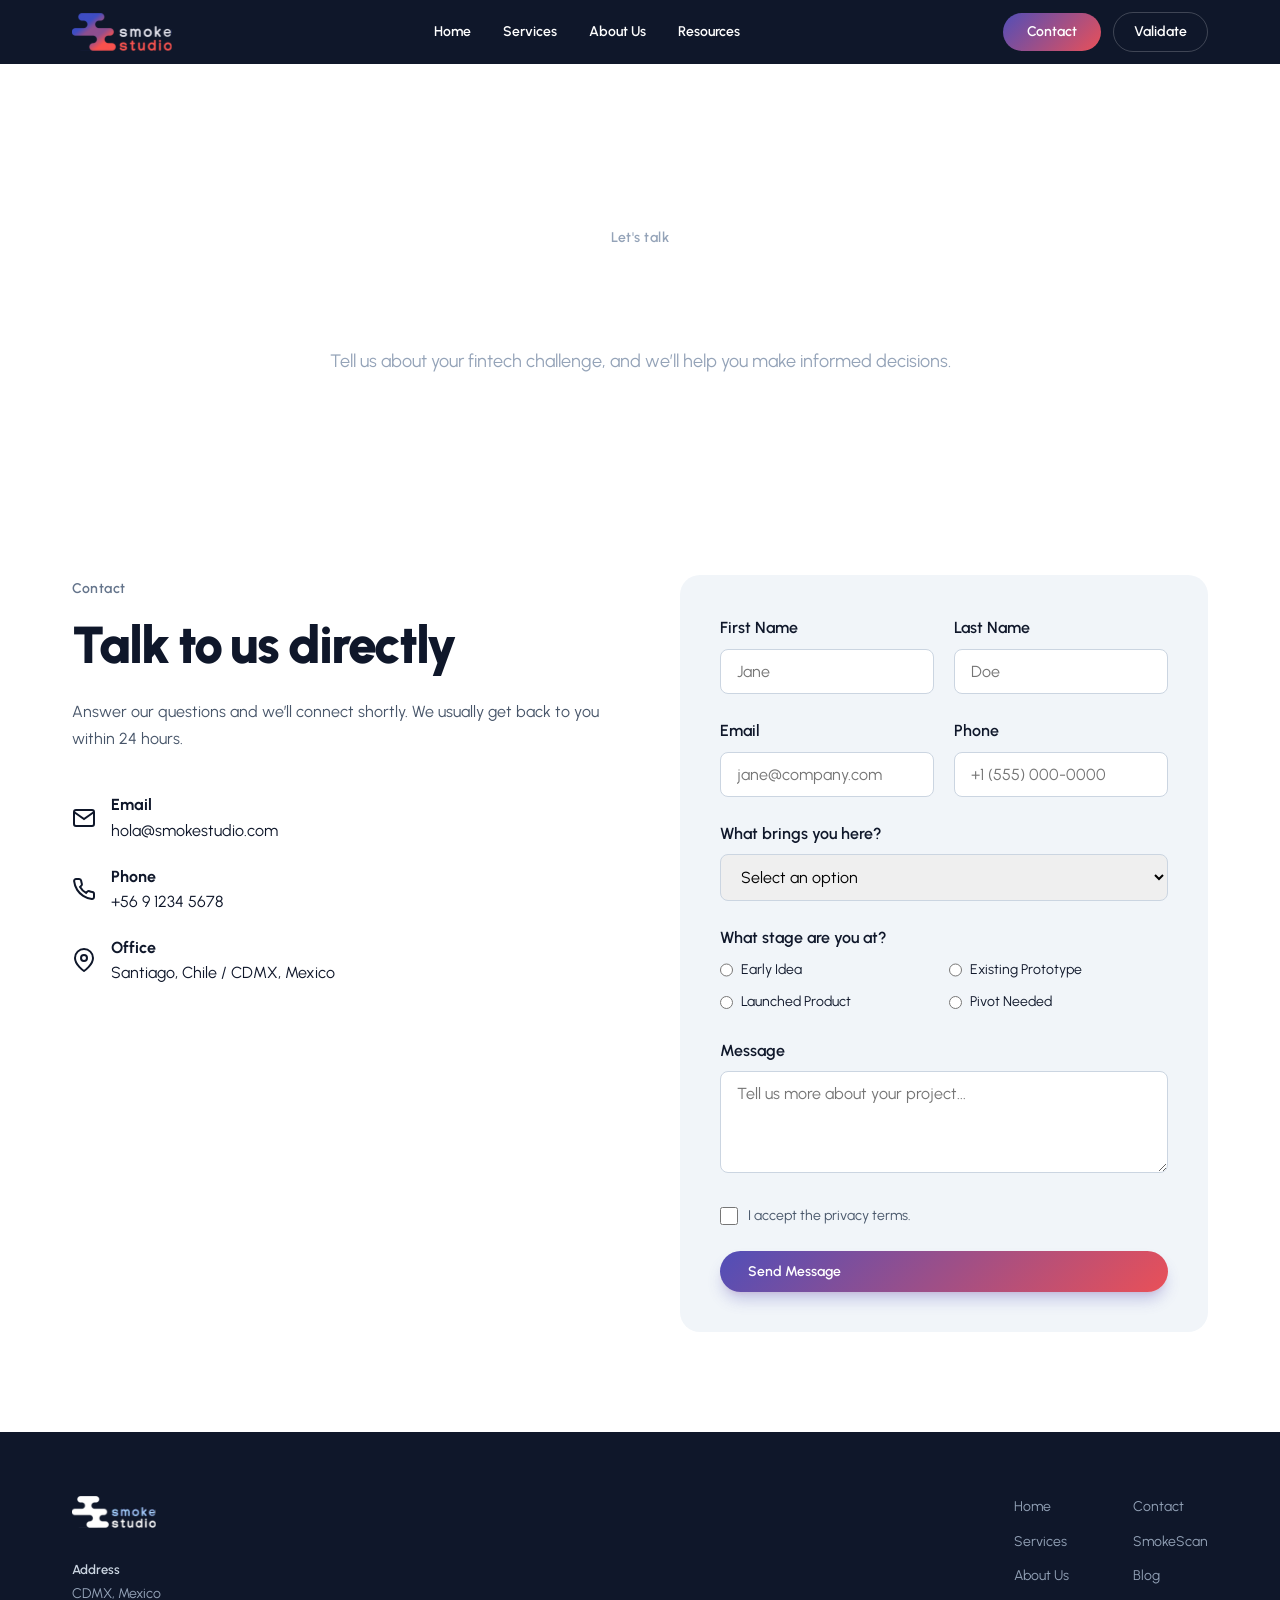
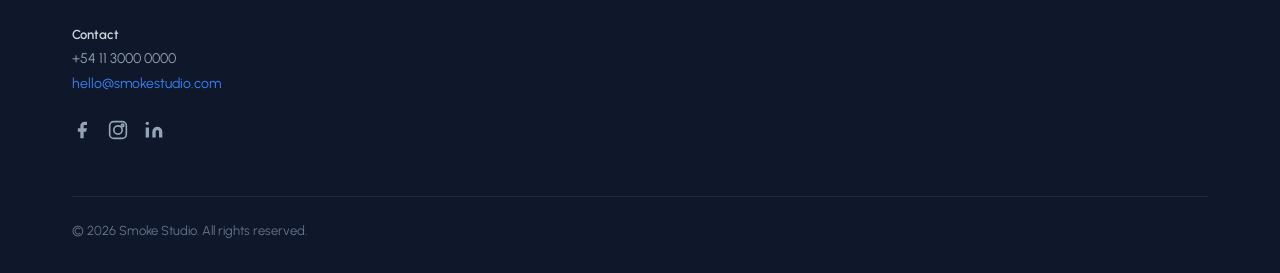
<file: public/contacto.html>
<!DOCTYPE html>
<html lang="en">
<head>
  <meta charset="UTF-8">
  <meta name="viewport" content="width=device-width, initial-scale=1.0">
  <meta name="description" content="Contact SmokeStudio to validate your fintech idea. Real validation awaits.">
  <title>Contact Us — SmokeStudio</title>
  <link href="https://fonts.googleapis.com/css2?family=Urbanist:ital,wght@0,400;0,500;0,600;0,700;0,800;0,900;1,400;1,500;1,600;1,700;1,800;1,900&display=swap" rel="stylesheet">
  <link rel="stylesheet" href="https://fonts.googleapis.com/css2?family=Material+Symbols+Outlined:opsz,wght,FILL,GRAD@24,400,0,0" />
  <link rel="stylesheet" href="landing.css?v=3">
  <style>
    .contact-hero { background: var(--navy-800); }
    .contact-form-section { padding: 100px 0; background: var(--white); }
    .contact-grid { display: grid; grid-template-columns: 1fr 1fr; gap: 80px; align-items: start; }
    .contact-info-list { margin-top: 40px; }
    .contact-info-item { display: flex; align-items: center; gap: 15px; margin-bottom: 20px; color: var(--navy); }
    .form-group { margin-bottom: 24px; }
    .form-label { display: block; margin-bottom: 8px; font-weight: 600; color: var(--navy); }
    .form-control { width: 100%; padding: 12px 16px; border: 1px solid var(--gray-300); border-radius: 8px; font-family: inherit; font-size: 16px; transition: border-color 0.2s; }
    .form-control:focus { outline: none; border-color: var(--navy); }
    .form-row { display: grid; grid-template-columns: 1fr 1fr; gap: 20px; }
    .checkbox-group { display: flex; align-items: center; gap: 10px; margin-bottom: 24px; }
    .checkbox-group input { width: 18px; height: 18px; cursor: pointer; }
    .checkbox-group label { font-size: 14px; color: var(--gray-600); cursor: pointer; }
    
    @media (max-width: 991px) {
      .contact-grid { grid-template-columns: 1fr; gap: 40px; }
    }
    @media (max-width: 768px) {
      .form-row { grid-template-columns: 1fr !important; gap: 0 !important; }
      .contact-grid { gap: 24px; }
      .contact-form-section { padding: 60px 0; }
    }
  </style>
</head>
<body>

  <!-- ==================== NAVBAR ==================== -->
  <nav class="navbar" id="navbar">
    <div class="nav-container">
      <a href="index.html" class="nav-logo">
        <img src="images/logo-dark.svg" alt="Smoke Studio" class="logo-img">
      </a>
      <div class="nav-links" id="nav-links">
        <a href="index.html" class="nav-link">Home</a>
        <a href="servicios.html" class="nav-link">Services</a>
        <a href="nosotros.html" class="nav-link">About Us</a>
        <a href="#" class="nav-link">Resources</a>
      </div>
      <div class="nav-actions">
        <a href="contacto.html" class="btn-nav-primary">Contact</a>
        <a href="smokescan/index.html" class="btn-nav-outline">Validate</a>
      </div>
      <button class="nav-toggle" id="nav-toggle" aria-label="Menu">
        <svg width="24" height="24" viewBox="0 0 24 24" fill="none" stroke="currentColor" stroke-width="2" stroke-linecap="round" stroke-linejoin="round">
          <line x1="3" y1="12" x2="21" y2="12"></line>
          <line x1="3" y1="6" x2="21" y2="6"></line>
          <line x1="3" y1="18" x2="21" y2="18"></line>
        </svg>
      </button>
    </div>
  </nav>

  <!-- ==================== HERO ==================== -->
  <section class="services-hero contact-hero">
    <div class="container text-center">
      <span class="section-tag section-tag--light">Let's talk</span>
      <h1 class="section-heading section-heading--light">Real validation awaits</h1>
      <p class="section-subtitle section-subtitle--light">Tell us about your fintech challenge, and we’ll help you make informed decisions.</p>
    </div>
  </section>

  <!-- ==================== CONTACT FORM ==================== -->
  <section class="contact-form-section">
    <div class="container">
      <div class="contact-grid">
        <div class="contact-content">
          <span class="section-tag">Contact</span>
          <h2 class="section-heading">Talk to us directly</h2>
          <p class="section-body">Answer our questions and we’ll connect shortly. We usually get back to you within 24 hours.</p>
          
          <div class="contact-info-list">
            <div class="contact-info-item">
              <svg width="24" height="24" viewBox="0 0 24 24" fill="none" stroke="currentColor" stroke-width="2"><path d="M4 4h16c1.1 0 2 .9 2 2v12c0 1.1-.9 2-2 2H4c-1.1 0-2-.9-2-2V6c0-1.1.9-2 2-2z"/><polyline points="22,6 12,13 2,6"/></svg>
              <div>
                <strong>Email</strong><br>
                <span>hola@smokestudio.com</span>
              </div>
            </div>
            <div class="contact-info-item">
              <svg width="24" height="24" viewBox="0 0 24 24" fill="none" stroke="currentColor" stroke-width="2"><path d="M22 16.92v3a2 2 0 0 1-2.18 2 19.79 19.79 0 0 1-8.63-3.07 19.5 19.5 0 0 1-6-6 19.79 19.79 0 0 1-3.07-8.67A2 2 0 0 1 4.11 2h3a2 2 0 0 1 2 1.72 12.84 12.84 0 0 0 .7 2.81 2 2 0 0 1-.45 2.11L8.09 9.91a16 16 0 0 0 6 6l1.27-1.27a2 2 0 0 1 2.11-.45 12.84 12.84 0 0 0 2.81.7A2 2 0 0 1 22 16.92z"/></svg>
              <div>
                <strong>Phone</strong><br>
                <span>+56 9 1234 5678</span>
              </div>
            </div>
            <div class="contact-info-item">
              <svg width="24" height="24" viewBox="0 0 24 24" fill="none" stroke="currentColor" stroke-width="2"><path d="M21 10c0 7-9 13-9 13s-9-6-9-13a9 9 0 0 1 18 0z"/><circle cx="12" cy="10" r="3"/></svg>
              <div>
                <strong>Office</strong><br>
                <span>Santiago, Chile / CDMX, Mexico</span>
              </div>
            </div>
          </div>
        </div>

        <div class="contact-form-card" style="background: var(--gray-100); padding: 40px; border-radius: 20px;">
          <form action="#">
            <div class="form-row">
              <div class="form-group">
                <label class="form-label">First Name</label>
                <input type="text" class="form-control" placeholder="Jane" required>
              </div>
              <div class="form-group">
                <label class="form-label">Last Name</label>
                <input type="text" class="form-control" placeholder="Doe" required>
              </div>
            </div>
            <div class="form-row">
              <div class="form-group">
                <label class="form-label">Email</label>
                <input type="email" class="form-control" placeholder="jane@company.com" required>
              </div>
              <div class="form-group">
                <label class="form-label">Phone</label>
                <input type="tel" class="form-control" placeholder="+1 (555) 000-0000">
              </div>
            </div>
            <div class="form-group">
              <label class="form-label">What brings you here?</label>
              <select class="form-control">
                <option value="">Select an option</option>
                <option value="validation">Idea Validation</option>
                <option value="research">Market Research</option>
                <option value="mvp">Low-Code MVP</option>
                <option value="other">Other</option>
              </select>
            </div>
            <div class="form-group">
              <label class="form-label">What stage are you at?</label>
              <div class="form-radio-grid" style="display: grid; grid-template-columns: repeat(auto-fill, minmax(180px, 1fr)); gap: 10px;">
                <label style="display: flex; gap: 8px; font-size: 14px;"><input type="radio" name="stage" value="early"> Early Idea</label>
                <label style="display: flex; gap: 8px; font-size: 14px;"><input type="radio" name="stage" value="prototype" style="white-space: nowrap;"> Existing Prototype</label>
                <label style="display: flex; gap: 8px; font-size: 14px;"><input type="radio" name="stage" value="launched"> Launched Product</label>
                <label style="display: flex; gap: 8px; font-size: 14px;"><input type="radio" name="stage" value="pivot"> Pivot Needed</label>
              </div>
            </div>
            <div class="form-group">
              <label class="form-label">Message</label>
              <textarea class="form-control" rows="4" placeholder="Tell us more about your project..."></textarea>
            </div>
            <div class="checkbox-group">
              <input type="checkbox" id="privacy" required>
              <label for="privacy">I accept the privacy terms.</label>
            </div>
            <button type="submit" class="btn-primary" style="width: 100%;">Send Message</button>
          </form>
        </div>
      </div>
    </div>
  </section>

  <!-- ==================== FOOTER ==================== -->
  <footer class="footer" id="footer">
    <div class="container">
      <div class="footer-grid">
        <div class="footer-brand">
          <img src="images/logo-light.svg" alt="Smoke Studio" class="footer-logo">
          <div class="footer-contact-info">
            <div>
              <p class="footer-label">Address</p>
              <p class="footer-value">CDMX, Mexico</p>
            </div>
            <div>
              <p class="footer-label">Contact</p>
              <p class="footer-value">+54 11 3000 0000</p>
              <a href="mailto:hello@smokestudio.com" class="footer-email">hello@smokestudio.com</a>
            </div>
          </div>
          <div class="footer-social">
            <a href="#" aria-label="Facebook"><svg width="20" height="20" viewBox="0 0 24 24" fill="currentColor"><path d="M18 2h-3a5 5 0 00-5 5v3H7v4h3v8h4v-8h3l1-4h-4V7a1 1 0 011-1h3z"/></svg></a>
            <a href="#" aria-label="Instagram"><svg width="20" height="20" viewBox="0 0 24 24" fill="none" stroke="currentColor" stroke-width="2"><rect x="2" y="2" width="20" height="20" rx="5"/><circle cx="12" cy="12" r="5"/><circle cx="17.5" cy="6.5" r="1.5"/></svg></a>
            <a href="#" aria-label="LinkedIn"><svg width="20" height="20" viewBox="0 0 24 24" fill="currentColor"><path d="M16 8a6 6 0 016 6v7h-4v-7a2 2 0 00-2-2 2 2 0 00-2 2v7h-4v-7a6 6 0 016-6zM2 9h4v12H2z"/><circle cx="4" cy="4" r="2"/></svg></a>
          </div>
        </div>
        <div class="footer-nav">
          <div class="footer-nav-col">
            <a href="index.html" class="footer-nav-link">Home</a>
            <a href="servicios.html" class="footer-nav-link">Services</a>
            <a href="nosotros.html" class="footer-nav-link">About Us</a>
          </div>
          <div class="footer-nav-col">
            <a href="contacto.html" class="footer-nav-link active">Contact</a>
            <a href="smokescan/index.html" class="footer-nav-link">SmokeScan</a>
            <a href="#" class="footer-nav-link">Blog</a>
          </div>
        </div>
      </div>
      <div class="footer-bottom">
        <p>© 2026 Smoke Studio. All rights reserved.</p>
      </div>
    </div>
  </footer>

  <!-- ==================== SCRIPTS ==================== -->
  <script>
    const navToggle = document.getElementById('nav-toggle');
    const navLinks = document.getElementById('nav-links');

    if (navToggle && navLinks) {
      navToggle.addEventListener('click', () => {
        navLinks.classList.toggle('active');
        
        // Change icon based on state
        const expanded = navLinks.classList.contains('active');
        navToggle.innerHTML = expanded 
          ? `<svg width="24" height="24" viewBox="0 0 24 24" fill="none" stroke="currentColor" stroke-width="2" stroke-linecap="round" stroke-linejoin="round"><line x1="18" y1="6" x2="6" y2="18"></line><line x1="6" y1="6" x2="18" y2="18"></line></svg>`
          : `<svg width="24" height="24" viewBox="0 0 24 24" fill="none" stroke="currentColor" stroke-width="2" stroke-linecap="round" stroke-linejoin="round"><line x1="3" y1="12" x2="21" y2="12"></line><line x1="3" y1="6" x2="21" y2="6"></line><line x1="3" y1="18" x2="21" y2="18"></line></svg>`;
      });

      // Close menu when clicking a link
      const links = navLinks.querySelectorAll('.nav-link');
      links.forEach(link => {
        link.addEventListener('click', () => {
          navLinks.classList.remove('active');
          navToggle.innerHTML = `<svg width="24" height="24" viewBox="0 0 24 24" fill="none" stroke="currentColor" stroke-width="2" stroke-linecap="round" stroke-linejoin="round"><line x1="3" y1="12" x2="21" y2="12"></line><line x1="3" y1="6" x2="21" y2="6"></line><line x1="3" y1="18" x2="21" y2="18"></line></svg>`;
        });
      });
    }
  </script>

</body>
</html>
</file>
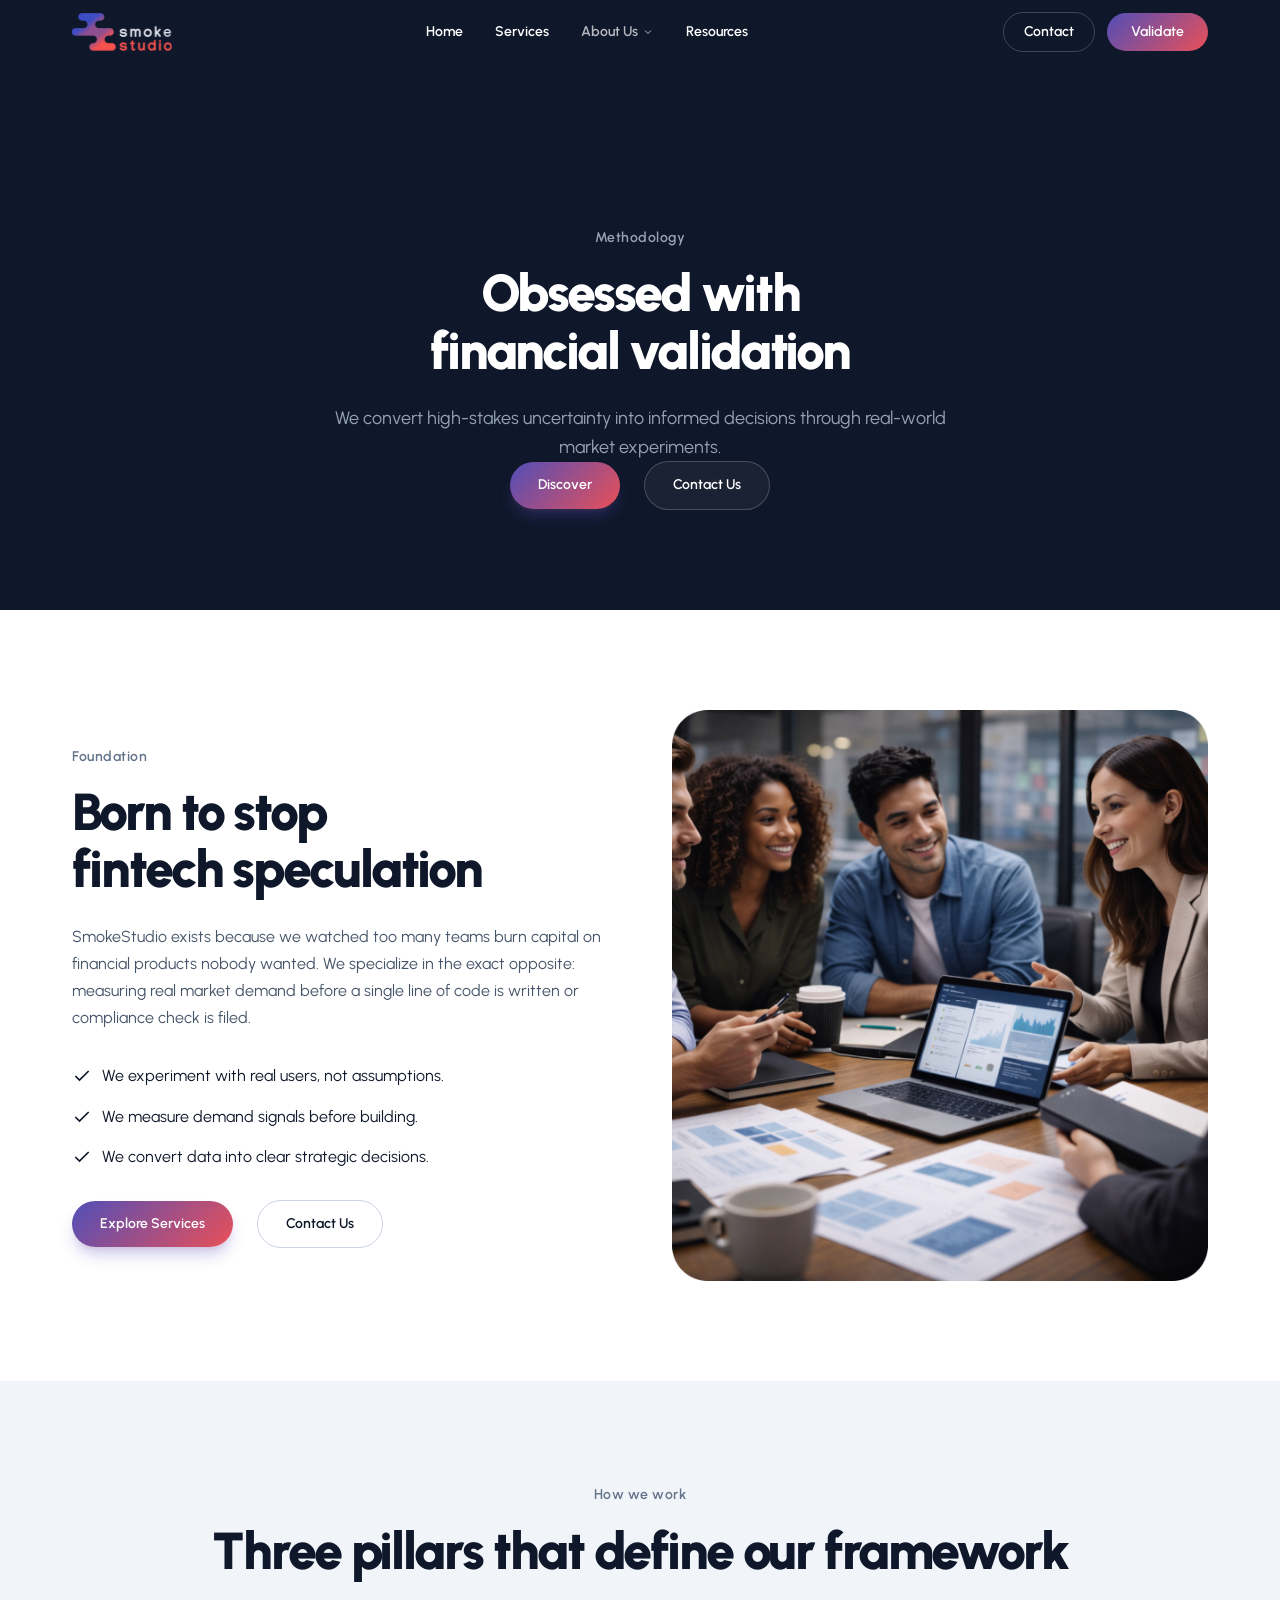
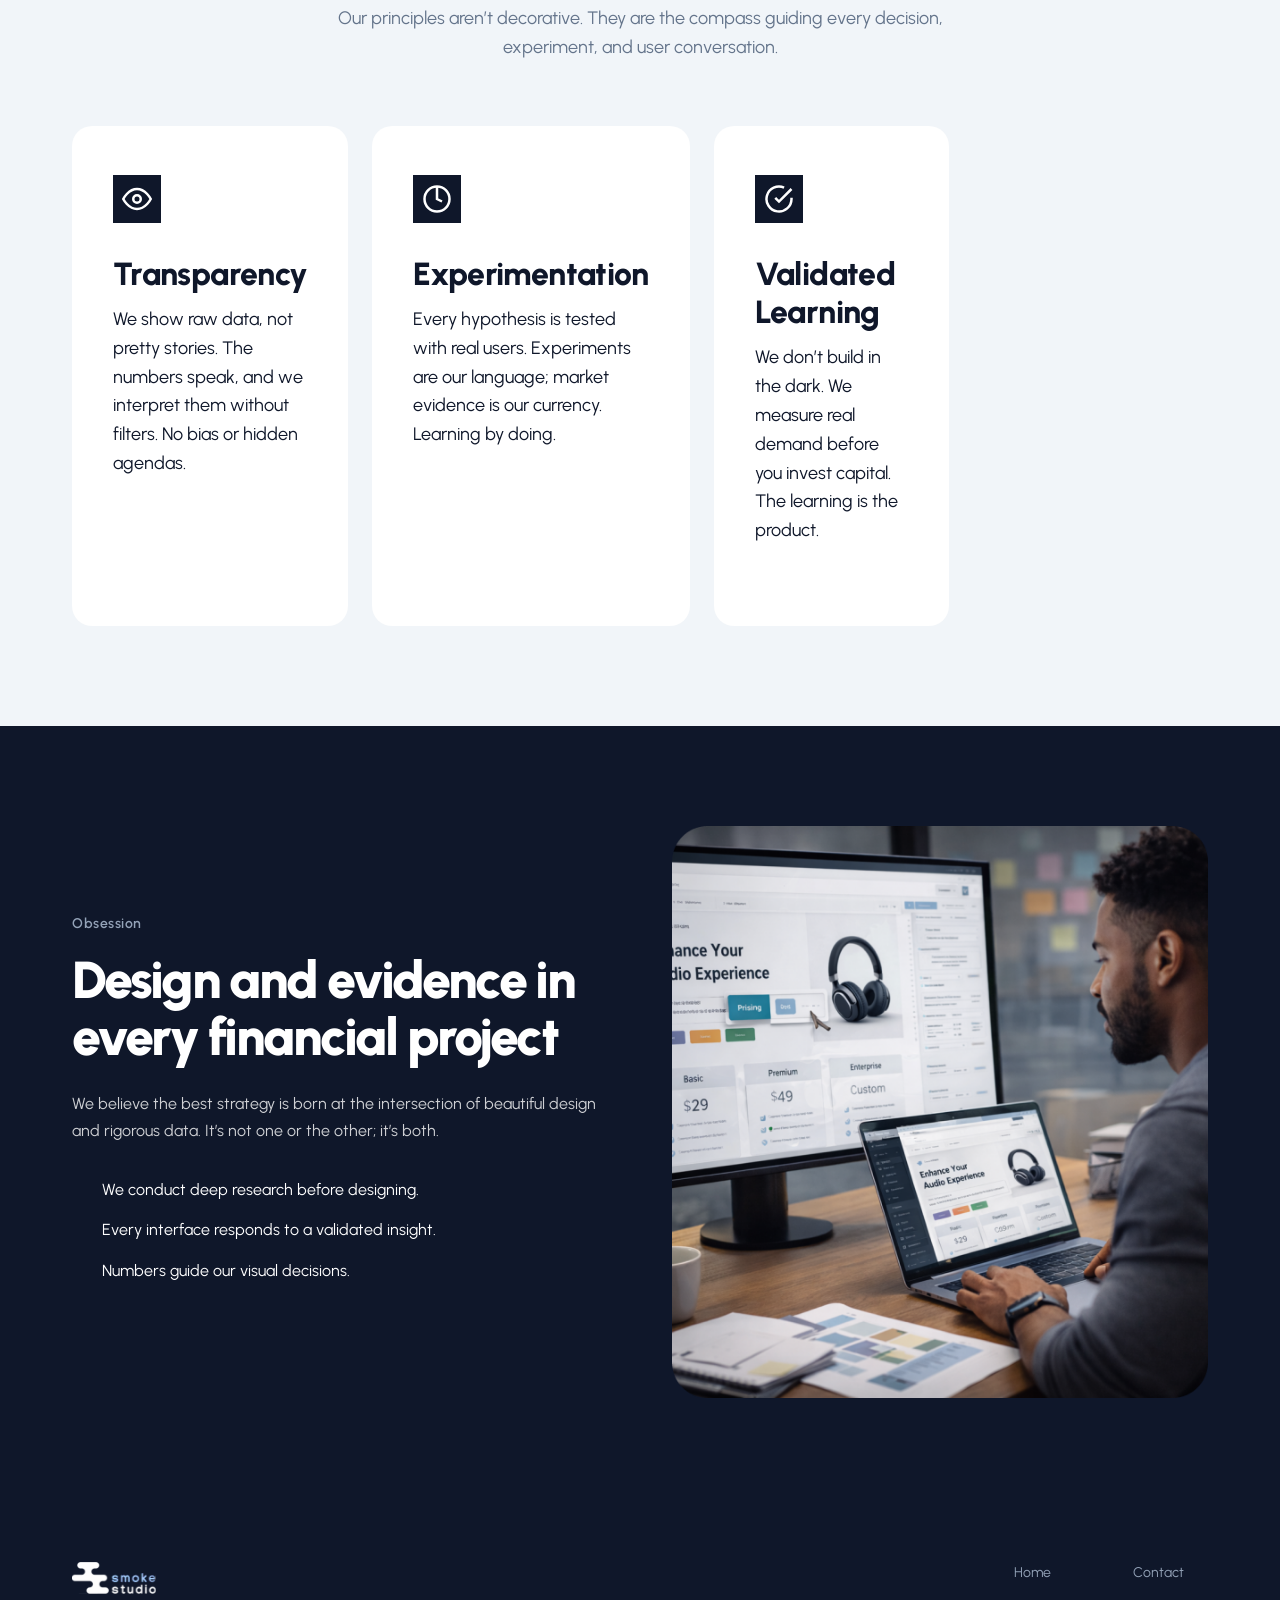
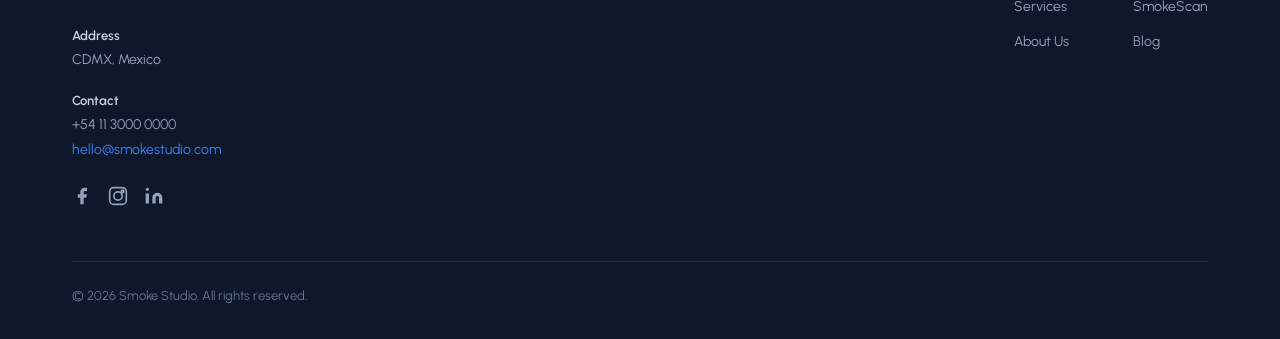
<file: public/nosotros.html>
<!DOCTYPE html>
<html lang="en">
<head>
  <meta charset="UTF-8">
  <meta name="viewport" content="width=device-width, initial-scale=1.0">
  <meta name="description" content="Methodology and foundation of SmokeStudio. Validating fintech ideas with evidence.">
  <title>About Us — SmokeStudio</title>
  <link href="https://fonts.googleapis.com/css2?family=Urbanist:ital,wght@0,400;0,500;0,600;0,700;0,800;0,900;1,400;1,500;1,600;1,700;1,800;1,900&display=swap" rel="stylesheet">
  <link rel="stylesheet" href="https://fonts.googleapis.com/css2?family=Material+Symbols+Outlined:opsz,wght,FILL,GRAD@24,400,0,0" />
  <link rel="stylesheet" href="landing.css?v=3">
</head>
<body>

  <!-- ==================== NAVBAR ==================== -->
  <nav class="navbar" id="navbar">
    <div class="nav-container">
      <a href="index.html" class="nav-logo">
        <img src="images/logo-dark.svg" alt="Smoke Studio" class="logo-img">
      </a>
      <div class="nav-links" id="nav-links">
        <a href="index.html" class="nav-link">Home</a>
        <a href="servicios.html" class="nav-link">Services</a>
        <a href="nosotros.html" class="nav-link active">About Us <svg width="12" height="12" viewBox="0 0 24 24" fill="none" stroke="currentColor" stroke-width="2"><path d="M6 9l6 6 6-6"/></svg></a>
        <a href="#" class="nav-link">Resources</a>
      </div>
      <div class="nav-actions">
        <a href="contacto.html" class="btn-nav-outline">Contact</a>
        <a href="smokescan/index.html" class="btn-nav-primary">Validate</a>
      </div>
      <button class="nav-toggle" id="nav-toggle" aria-label="Menu">
        <svg width="24" height="24" viewBox="0 0 24 24" fill="none" stroke="currentColor" stroke-width="2" stroke-linecap="round" stroke-linejoin="round">
          <line x1="3" y1="12" x2="21" y2="12"></line>
          <line x1="3" y1="6" x2="21" y2="6"></line>
          <line x1="3" y1="18" x2="21" y2="18"></line>
        </svg>
      </button>
    </div>
  </nav>

  <!-- ==================== HERO ==================== -->
  <section class="services-hero">
    <div class="container text-center">
      <span class="section-tag section-tag--light">Methodology</span>
      <h1 class="section-heading section-heading--light">Obsessed with<br>financial validation</h1>
      <p class="section-subtitle section-subtitle--light">We convert high-stakes uncertainty into informed decisions through real-world market experiments.</p>
      <div class="section-actions justify-center">
        <a href="#foundation" class="btn-primary">Discover</a>
        <a href="contacto.html" class="btn-outline">Contact Us</a>
      </div>
    </div>
  </section>

  <!-- ==================== FOUNDATION ==================== -->
  <section class="foundation" id="foundation" style="padding: 100px 0; background: var(--white);">
    <div class="container">
      <div class="realidad-grid">
        <div class="realidad-content">
          <span class="section-tag">Foundation</span>
          <h2 class="section-heading">Born to stop<br>fintech speculation</h2>
          <p class="section-body">SmokeStudio exists because we watched too many teams burn capital on financial products nobody wanted. We specialize in the exact opposite: measuring real market demand before a single line of code is written or compliance check is filed.</p>
          <ul style="list-style: none; padding: 0; margin: 30px 0;">
            <li style="margin-bottom: 15px; display: flex; align-items: center; gap: 10px;">
              <svg width="20" height="20" viewBox="0 0 24 24" fill="none" stroke="var(--navy)" stroke-width="2"><path d="M20 6L9 17l-5-5"/></svg>
              <span>We experiment with real users, not assumptions.</span>
            </li>
            <li style="margin-bottom: 15px; display: flex; align-items: center; gap: 10px;">
              <svg width="20" height="20" viewBox="0 0 24 24" fill="none" stroke="var(--navy)" stroke-width="2"><path d="M20 6L9 17l-5-5"/></svg>
              <span>We measure demand signals before building.</span>
            </li>
            <li style="margin-bottom: 15px; display: flex; align-items: center; gap: 10px;">
              <svg width="20" height="20" viewBox="0 0 24 24" fill="none" stroke="var(--navy)" stroke-width="2"><path d="M20 6L9 17l-5-5"/></svg>
              <span>We convert data into clear strategic decisions.</span>
            </li>
          </ul>
          <div class="section-actions">
            <a href="servicios.html" class="btn-primary">Explore Services</a>
            <a href="contacto.html" class="btn-outline-dark">Contact Us</a>
          </div>
        </div>
        <div class="realidad-image">
          <img src="images/placeholder-image-635.png" alt="Foundation" class="rounded-img">
        </div>
      </div>
    </div>
  </section>

  <!-- ==================== PILLARS (HOW WE WORK) ==================== -->
  <section class="pillars" style="padding: 100px 0; background: var(--gray-100);">
    <div class="container">
      <div class="text-center mb-64">
        <span class="section-tag">How we work</span>
        <h2 class="section-heading">Three pillars that define our framework</h2>
        <p class="section-subtitle">Our principles aren’t decorative. They are the compass guiding every decision, experiment, and user conversation.</p>
      </div>
      
      <div class="origen-cards">
        <div class="origen-card" style="background: var(--white); color: var(--navy);">
          <div class="origen-card-icon" style="background: var(--navy);">
            <svg width="30" height="30" viewBox="0 0 24 24" fill="none" stroke="#fff" stroke-width="2"><path d="M1 12s4-8 11-8 11 8 11 8-4 8-11 8-11-8-11-8z"/><circle cx="12" cy="12" r="3"/></svg>
          </div>
          <h3 class="origen-card-title" style="color: var(--navy);">Transparency</h3>
          <p class="origen-card-text" style="color: var(--navy);">We show raw data, not pretty stories. The numbers speak, and we interpret them without filters. No bias or hidden agendas.</p>
        </div>
        <div class="origen-card" style="background: var(--white); color: var(--navy);">
          <div class="origen-card-icon" style="background: var(--navy);">
            <svg width="30" height="30" viewBox="0 0 24 24" fill="none" stroke="#fff" stroke-width="2"><path d="M12 2v10l4 2"/><circle cx="12" cy="12" r="10"/></svg>
          </div>
          <h3 class="origen-card-title" style="color: var(--navy);">Experimentation</h3>
          <p class="origen-card-text" style="color: var(--navy);">Every hypothesis is tested with real users. Experiments are our language; market evidence is our currency. Learning by doing.</p>
        </div>
        <div class="origen-card" style="background: var(--white); color: var(--navy);">
          <div class="origen-card-icon" style="background: var(--navy);">
            <svg width="30" height="30" viewBox="0 0 24 24" fill="none" stroke="#fff" stroke-width="2"><path d="M22 11.08V12a10 10 0 1 1-5.93-9.14"/><polyline points="22 4 12 14.01 9 11.01"/></svg>
          </div>
          <h3 class="origen-card-title" style="color: var(--navy);">Validated Learning</h3>
          <p class="origen-card-text" style="color: var(--navy);">We don’t build in the dark. We measure real demand before you invest capital. The learning is the product.</p>
        </div>
      </div>
    </div>
  </section>

  <!-- ==================== DESIGN & EVIDENCE ==================== -->
  <section class="design-evidence" style="padding: 100px 0; background: var(--navy);">
    <div class="container">
      <div class="realidad-grid realidad-grid--reverse">
        <div class="realidad-content">
          <span class="section-tag section-tag--light">Obsession</span>
          <h2 class="section-heading section-heading--light">Design and evidence in<br>every financial project</h2>
          <p class="section-body" style="color: rgba(255,255,255,0.8);">We believe the best strategy is born at the intersection of beautiful design and rigorous data. It’s not one or the other; it’s both.</p>
          <ul style="list-style: none; padding: 0; margin: 30px 0; color: #fff;">
            <li style="margin-bottom: 15px; display: flex; align-items: center; gap: 10px;">
              <svg width="20" height="20" viewBox="0 0 24 24" fill="none" stroke="var(--cyan)" stroke-width="2"><path d="M20 6L9 17l-5-5"/></svg>
              <span>We conduct deep research before designing.</span>
            </li>
            <li style="margin-bottom: 15px; display: flex; align-items: center; gap: 10px;">
              <svg width="20" height="20" viewBox="0 0 24 24" fill="none" stroke="var(--cyan)" stroke-width="2"><path d="M20 6L9 17l-5-5"/></svg>
              <span>Every interface responds to a validated insight.</span>
            </li>
            <li style="margin-bottom: 15px; display: flex; align-items: center; gap: 10px;">
              <svg width="20" height="20" viewBox="0 0 24 24" fill="none" stroke="var(--cyan)" stroke-width="2"><path d="M20 6L9 17l-5-5"/></svg>
              <span>Numbers guide our visual decisions.</span>
            </li>
          </ul>
        </div>
        <div class="realidad-image">
          <img src="images/placeholder-image-715.png" alt="Design & Evidence" class="rounded-img">
        </div>
      </div>
    </div>
  </section>

  <!-- ==================== FOOTER ==================== -->
  <footer class="footer" id="footer">
    <!-- Same as index.html -->
    <div class="container">
      <div class="footer-grid">
        <div class="footer-brand">
          <img src="images/logo-light.svg" alt="Smoke Studio" class="footer-logo">
          <div class="footer-contact-info">
            <div>
              <p class="footer-label">Address</p>
              <p class="footer-value">CDMX, Mexico</p>
            </div>
            <div>
              <p class="footer-label">Contact</p>
              <p class="footer-value">+54 11 3000 0000</p>
              <a href="mailto:hello@smokestudio.com" class="footer-email">hello@smokestudio.com</a>
            </div>
          </div>
          <div class="footer-social">
            <a href="#" aria-label="Facebook"><svg width="20" height="20" viewBox="0 0 24 24" fill="currentColor"><path d="M18 2h-3a5 5 0 00-5 5v3H7v4h3v8h4v-8h3l1-4h-4V7a1 1 0 011-1h3z"/></svg></a>
            <a href="#" aria-label="Instagram"><svg width="20" height="20" viewBox="0 0 24 24" fill="none" stroke="currentColor" stroke-width="2"><rect x="2" y="2" width="20" height="20" rx="5"/><circle cx="12" cy="12" r="5"/><circle cx="17.5" cy="6.5" r="1.5"/></svg></a>
            <a href="#" aria-label="LinkedIn"><svg width="20" height="20" viewBox="0 0 24 24" fill="currentColor"><path d="M16 8a6 6 0 016 6v7h-4v-7a2 2 0 00-2-2 2 2 0 00-2 2v7h-4v-7a6 6 0 016-6zM2 9h4v12H2z"/><circle cx="4" cy="4" r="2"/></svg></a>
          </div>
        </div>
        <div class="footer-nav">
          <div class="footer-nav-col">
            <a href="index.html" class="footer-nav-link">Home</a>
            <a href="servicios.html" class="footer-nav-link">Services</a>
            <a href="nosotros.html" class="footer-nav-link active">About Us</a>
          </div>
          <div class="footer-nav-col">
            <a href="contacto.html" class="footer-nav-link">Contact</a>
            <a href="smokescan/index.html" class="footer-nav-link">SmokeScan</a>
            <a href="#" class="footer-nav-link">Blog</a>
          </div>
        </div>
      </div>
      <div class="footer-bottom">
        <p>© 2026 Smoke Studio. All rights reserved.</p>
      </div>
    </div>
  </footer>

  <!-- ==================== SCRIPTS ==================== -->
  <script>
    const navToggle = document.getElementById('nav-toggle');
    const navLinks = document.getElementById('nav-links');

    if (navToggle && navLinks) {
      navToggle.addEventListener('click', () => {
        navLinks.classList.toggle('active');
        
        // Change icon based on state
        const expanded = navLinks.classList.contains('active');
        navToggle.innerHTML = expanded 
          ? `<svg width="24" height="24" viewBox="0 0 24 24" fill="none" stroke="currentColor" stroke-width="2" stroke-linecap="round" stroke-linejoin="round"><line x1="18" y1="6" x2="6" y2="18"></line><line x1="6" y1="6" x2="18" y2="18"></line></svg>`
          : `<svg width="24" height="24" viewBox="0 0 24 24" fill="none" stroke="currentColor" stroke-width="2" stroke-linecap="round" stroke-linejoin="round"><line x1="3" y1="12" x2="21" y2="12"></line><line x1="3" y1="6" x2="21" y2="6"></line><line x1="3" y1="18" x2="21" y2="18"></line></svg>`;
      });

      // Close menu when clicking a link
      const links = navLinks.querySelectorAll('.nav-link');
      links.forEach(link => {
        link.addEventListener('click', () => {
          navLinks.classList.remove('active');
          navToggle.innerHTML = `<svg width="24" height="24" viewBox="0 0 24 24" fill="none" stroke="currentColor" stroke-width="2" stroke-linecap="round" stroke-linejoin="round"><line x1="3" y1="12" x2="21" y2="12"></line><line x1="3" y1="6" x2="21" y2="6"></line><line x1="3" y1="18" x2="21" y2="18"></line></svg>`;
        });
      });
    }
  </script>

</body>
</html>
</file>
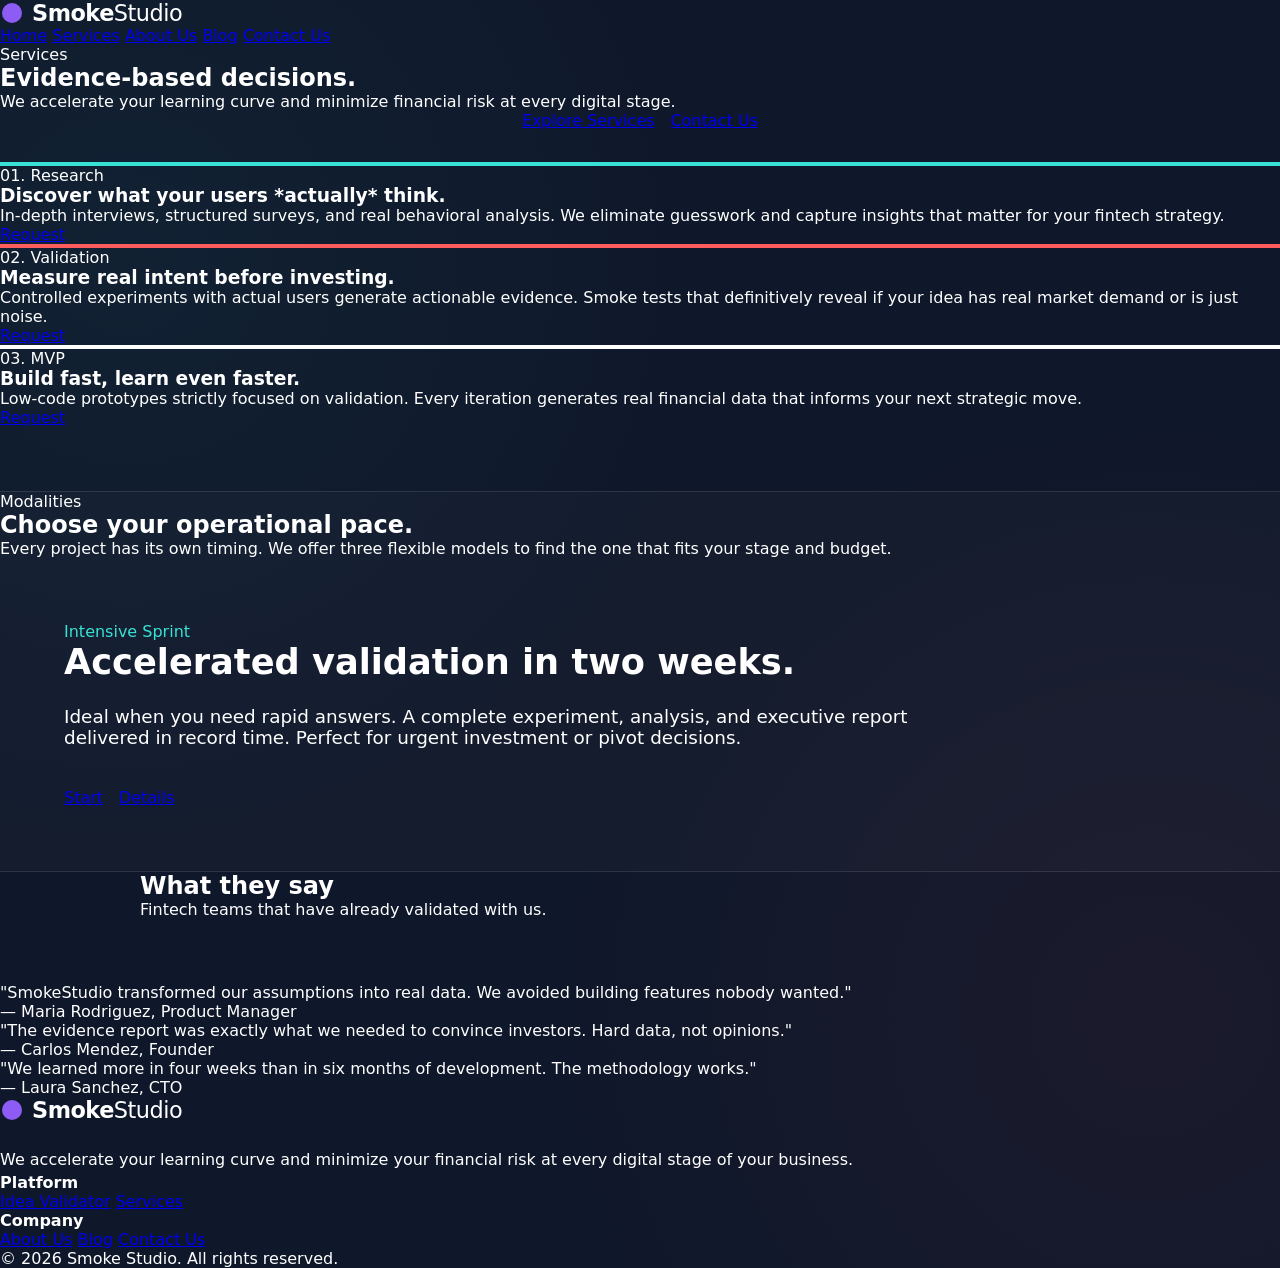
<file: public/services.html>
<!doctype html>
<html lang="en">
  <head>
    <!-- Google tag (gtag.js) -->
    <script
      async
      src="https://www.googletagmanager.com/gtag/js?id=G-3N6X4DN8QR"
    ></script>
    <script>
      window.dataLayer = window.dataLayer || [];
      function gtag() {
        dataLayer.push(arguments);
      }
      gtag("js", new Date());

      gtag("config", "G-3N6X4DN8QR");
    </script>
    <meta charset="UTF-8" />
    <meta name="viewport" content="width=device-width, initial-scale=1.0" />
    <title>SmokeStudio | Services</title>
    <link rel="stylesheet" href="style.css" />
    <link
      href="https://fonts.googleapis.com/css2?family=Inter:wght@400;500;600;700;800&display=swap"
      rel="stylesheet"
    />

    <!-- Microsoft Clarity -->
    <script type="text/javascript">
      (function (c, l, a, r, i, t, y) {
        c[a] =
          c[a] ||
          function () {
            (c[a].q = c[a].q || []).push(arguments);
          };
        t = l.createElement(r);
        t.async = 1;
        t.src = "https://www.clarity.ms/tag/" + i;
        y = l.getElementsByTagName(r)[0];
        y.parentNode.insertBefore(t, y);
      })(window, document, "clarity", "script", "w44egsaua2");
    </script>
  </head>
  <body>
    <div class="orb-center animate-up"></div>

    <nav id="navbar" class="animate-up">
      <a
        href="index.html"
        class="logo"
        style="
          display: flex;
          align-items: center;
          gap: 8px;
          text-decoration: none;
        "
      >
        <svg width="24" height="24" viewBox="0 0 24 24" fill="none">
          <circle cx="12" cy="12" r="10" fill="url(#brandGrad)" />
          <defs>
            <linearGradient id="brandGrad" x1="0" y1="0" x2="24" y2="24">
              <stop stop-color="#8b5cf6" />
              <stop offset="1" stop-color="#ec4899" />
            </linearGradient>
          </defs>
        </svg>
        <span
          style="
            color: white;
            font-size: 1.4rem;
            font-weight: 800;
            letter-spacing: -0.5px;
          "
          >Smoke<span style="font-weight: 400; color: var(--text-secondary)"
            >Studio</span
          ></span
        >
      </a>
      <div class="nav-links">
        <a href="index.html">Home</a>
        <a href="services.html" class="active">Services</a>
        <a href="about.html">About Us</a>
        <a href="blog.html">Blog</a>
        <a href="contact.html" class="btn-capsule">Contact Us</a>
      </div>
    </nav>

    <!-- 1. Hero Section -->
    <section class="hero text-center animate-up delay-100">
      <span class="overhead">Services</span>
      <h1>Evidence-based decisions.</h1>
      <p class="lead">
        We accelerate your learning curve and minimize financial risk at every
        digital stage.
      </p>

      <div
        class="actions"
        style="display: flex; gap: 1rem; justify-content: center"
      >
        <a href="#breakdown" class="btn-primary">Explore Services</a>
        <a href="contact.html" class="btn-capsule">Contact Us</a>
      </div>
    </section>

    <!-- 2. Services Breakdown -->
    <section
      id="breakdown"
      class="animate-up delay-200"
      style="padding-top: 2rem"
    >
      <div class="grid-3">
        <div class="card" style="border-top: 4px solid var(--accent)">
          <span class="overhead" style="color: var(--text-secondary)"
            >01. Research</span
          >
          <h3>Discover what your users *actually* think.</h3>
          <p>
            In-depth interviews, structured surveys, and real behavioral
            analysis. We eliminate guesswork and capture insights that matter
            for your fintech strategy.
          </p>
          <div style="display: flex; gap: 1rem; margin-top: auto">
            <a href="contact.html" class="btn-text">Request</a>
          </div>
        </div>

        <div class="card" style="border-top: 4px solid var(--accent-secondary)">
          <span class="overhead" style="color: var(--text-secondary)"
            >02. Validation</span
          >
          <h3>Measure real intent before investing.</h3>
          <p>
            Controlled experiments with actual users generate actionable
            evidence. Smoke tests that definitively reveal if your idea has real
            market demand or is just noise.
          </p>
          <div style="display: flex; gap: 1rem; margin-top: auto">
            <a href="contact.html" class="btn-text">Request</a>
          </div>
        </div>

        <div class="card" style="border-top: 4px solid #fff">
          <span class="overhead" style="color: var(--text-secondary)"
            >03. MVP</span
          >
          <h3>Build fast, learn even faster.</h3>
          <p>
            Low-code prototypes strictly focused on validation. Every iteration
            generates real financial data that informs your next strategic move.
          </p>
          <div style="display: flex; gap: 1rem; margin-top: auto">
            <a href="contact.html" class="btn-text">Request</a>
          </div>
        </div>
      </div>
    </section>

    <!-- 3. Work Modalities -->
    <section
      class="animate-up delay-300"
      style="
        background: rgba(255, 255, 255, 0.02);
        border-top: 1px solid var(--border-color);
        border-bottom: 1px solid var(--border-color);
        margin-top: 4rem;
      "
    >
      <div class="section-header">
        <span class="overhead">Modalities</span>
        <h2>Choose your operational pace.</h2>
        <p>
          Every project has its own timing. We offer three flexible models to
          find the one that fits your stage and budget.
        </p>
      </div>

      <div class="grid-3" style="max-width: 1000px">
        <!-- Tab: Sprint Details -->
        <div
          class="card"
          style="
            grid-column: 1 / -1;
            display: flex;
            align-items: center;
            gap: 4rem;
            padding: 4rem;
            background: var(--bg-dark);
          "
        >
          <div style="flex: 1">
            <span class="overhead" style="color: var(--accent)"
              >Intensive Sprint</span
            >
            <h3 style="font-size: 2.2rem; margin-bottom: 1.5rem">
              Accelerated validation in two weeks.
            </h3>
            <p style="font-size: 1.15rem; margin-bottom: 2.5rem">
              Ideal when you need rapid answers. A complete experiment,
              analysis, and executive report delivered in record time. Perfect
              for urgent investment or pivot decisions.
            </p>
            <div style="display: flex; gap: 1rem">
              <a href="contact.html" class="btn-primary">Start</a>
              <a href="contact.html" class="btn-capsule">Details</a>
            </div>
          </div>
        </div>
      </div>
    </section>

    <!-- 4. Testimonials -->
    <section class="animate-up delay-300">
      <div
        class="section-header"
        style="text-align: left; max-width: 1000px; margin: 0 auto 4rem auto"
      >
        <h2>What they say</h2>
        <p style="margin: 0">
          Fintech teams that have already validated with us.
        </p>
      </div>

      <div class="grid-3" style="max-width: 1000px">
        <div class="testimonial-card">
          <p class="testimonial-text">
            "SmokeStudio transformed our assumptions into real data. We avoided
            building features nobody wanted."
          </p>
          <div class="testimonial-author">
            — Maria Rodriguez, Product Manager
          </div>
        </div>
        <div class="testimonial-card">
          <p class="testimonial-text">
            "The evidence report was exactly what we needed to convince
            investors. Hard data, not opinions."
          </p>
          <div class="testimonial-author">— Carlos Mendez, Founder</div>
        </div>
        <div class="testimonial-card">
          <p class="testimonial-text">
            "We learned more in four weeks than in six months of development.
            The methodology works."
          </p>
          <div class="testimonial-author">— Laura Sanchez, CTO</div>
        </div>
      </div>
    </section>

    <!-- Footer -->
    <footer>
      <div class="footer-grid">
        <div class="footer-col" style="padding-right: 2rem">
          <div
            class="logo"
            style="
              display: flex;
              align-items: center;
              gap: 8px;
              text-decoration: none;
              margin-bottom: 1.5rem;
            "
          >
            <svg width="24" height="24" viewBox="0 0 24 24" fill="none">
              <circle cx="12" cy="12" r="10" fill="url(#brandGradFoo)" />
              <defs>
                <linearGradient id="brandGradFoo" x1="0" y1="0" x2="24" y2="24">
                  <stop stop-color="#8b5cf6" />
                  <stop offset="1" stop-color="#ec4899" />
                </linearGradient>
              </defs>
            </svg>
            <span
              style="
                color: white;
                font-size: 1.4rem;
                font-weight: 800;
                letter-spacing: -0.5px;
              "
              >Smoke<span style="font-weight: 400; color: var(--text-secondary)"
                >Studio</span
              ></span
            >
          </div>
          <p style="color: var(--text-secondary); line-height: 1.6">
            We accelerate your learning curve and minimize your financial risk
            at every digital stage of your business.
          </p>
        </div>
        <div class="footer-col">
          <h4>Platform</h4>
          <a href="https://smokescan-mvp.loca.lt">Idea Validator</a>
          <a href="services.html">Services</a>
        </div>
        <div class="footer-col">
          <h4>Company</h4>
          <a href="about.html">About Us</a>
          <a href="blog.html">Blog</a>
          <a href="contact.html">Contact Us</a>
        </div>
      </div>
      <div class="footer-bottom">
        &copy; 2026 Smoke Studio. All rights reserved.
      </div>
    </footer>

    <script>
      window.addEventListener("scroll", () => {
        const nav = document.getElementById("navbar");
        if (window.scrollY > 50) nav.classList.add("scrolled");
        else nav.classList.remove("scrolled");
      });
    </script>
  </body>
</html>
</file>
<file: public/landing.css>
/* ============================================
   SMOKE STUDIO — Landing Page CSS
   Based on Figma desktop_4 frame
   ============================================ */

/* === RESET & BASE === */
*, *::before, *::after {
  margin: 0;
  padding: 0;
  box-sizing: border-box;
}

:root {
  --navy: #0F172A;
  --navy-light: #1E293B;
  --white: #FFFFFF;
  --gray-50: #F8FAFC;
  --gray-100: #F1F5F9;
  --gray-200: #E2E8F0;
  --gray-300: #CBD5E1;
  --gray-400: #94A3B8;
  --gray-500: #64748B;
  --gray-600: #475569;
  --gray-700: #334155;
  --gray-800: #1E293B;
  --coral: #EF4444;
  --coral-hover: #DC2626;
  --blue-accent: #3B82F6;
  --font: 'Urbanist', sans-serif;
  --max-w: 1200px;
  --section-py: 96px;
}

html {
  scroll-behavior: smooth;
}

body {
  font-family: var(--font);
  color: var(--navy);
  background: var(--white);
  line-height: 1.6;
  -webkit-font-smoothing: antialiased;
}

img {
  max-width: 100%;
  height: auto;
  display: block;
}

a {
  text-decoration: none;
  color: inherit;
  transition: opacity 0.2s;
}

.container {
  max-width: var(--max-w);
  margin: 0 auto;
  padding: 0 32px;
}

.container--narrow {
  max-width: 800px;
  margin: 0 auto;
  padding: 0 32px;
}

.text-center { text-align: center; }
.text-center .section-subtitle,
.text-center .section-body {
  margin-left: auto;
  margin-right: auto;
  width: 100%;
}

/* === SECTION TAGS & HEADINGS === */
.section-tag {
  display: inline-block;
  font-size: 14px;
  font-weight: 600;
  letter-spacing: 0.5px;
  color: var(--gray-500);
  margin-bottom: 16px;
}
.section-tag--light { color: var(--gray-400); }

.section-heading {
  font-size: 52px;
  font-weight: 900;
  line-height: 1.1;
  letter-spacing: -0.04em;
  margin-bottom: 24px;
  max-width: 100%;
  word-wrap: break-word;
}
@media (max-width: 768px) {
  .section-heading {
    font-size: 34px;
  }
}
.section-heading--light { color: var(--white); }

.section-subtitle {
  font-size: 18px;
  color: var(--gray-500);
  max-width: 640px;
  line-height: 1.6;
}
.section-subtitle--light { color: var(--gray-400); }

.section-body {
  font-size: 16px;
  color: var(--gray-600);
  line-height: 1.7;
  margin-bottom: 32px;
}

.section-actions {
  display: flex;
  align-items: center;
  gap: 24px;
}

/* === BUTTONS === */
.btn-primary {
  display: inline-flex;
  align-items: center;
  gap: 8px;
  background: linear-gradient(135deg, #514EB8 0%, #E95058 100%);
  color: var(--white);
  font-family: var(--font);
  font-size: 14px;
  font-weight: 600;
  padding: 12px 28px;
  border-radius: 50px;
  border: none;
  cursor: pointer;
  box-shadow: 0 10px 15px -3px rgba(81, 78, 184, 0.3), 0 4px 6px -4px rgba(233, 80, 88, 0.2);
  transition: transform 0.15s, filter 0.2s, box-shadow 0.2s;
}
.btn-primary:hover {
  filter: brightness(1.1);
  transform: translateY(-2px);
  box-shadow: 0 20px 25px -5px rgba(81, 78, 184, 0.4), 0 8px 10px -6px rgba(233, 80, 88, 0.3);
}

.btn-outline {
  display: inline-flex;
  align-items: center;
  gap: 8px;
  background: transparent;
  color: var(--navy);
  font-family: var(--font);
  font-size: 14px;
  font-weight: 600;
  padding: 12px 28px;
  border-radius: 50px;
  border: 1.5px solid var(--gray-300);
  transition: border-color 0.2s, background 0.2s;
}
.btn-outline:hover {
  border-color: var(--navy);
  background: var(--gray-50);
}

.btn-outline-dark {
  display: inline-flex;
  align-items: center;
  gap: 8px;
  background: transparent;
  color: var(--navy);
  font-family: var(--font);
  font-size: 14px;
  font-weight: 600;
  padding: 12px 28px;
  border-radius: 50px;
  border: 1.5px solid var(--gray-300);
  transition: border-color 0.2s;
}
.btn-outline-dark:hover {
  border-color: var(--navy);
}

.btn-text {
  font-size: 14px;
  font-weight: 600;
  color: var(--navy);
  display: inline-flex;
  align-items: center;
  gap: 4px;
}
.btn-text:hover { opacity: 0.7; }
.btn-text .arrow { font-size: 18px; }

/* === NAVBAR === */
.navbar {
  position: fixed;
  top: 0;
  left: 0;
  right: 0;
  z-index: 1000;
  background: var(--navy);
  border-bottom: none;
}

.nav-container {
  max-width: var(--max-w);
  margin: 0 auto;
  padding: 0 32px;
  display: flex;
  align-items: center;
  justify-content: space-between;
  height: 64px;
}

.logo-img {
  height: 38px;
  width: auto;
}

.nav-links {
  display: flex;
  list-style: none;
  gap: 32px;
}

.nav-toggle {
  display: none;
  background: none;
  border: none;
  color: var(--white);
  cursor: pointer;
  padding: 8px;
}

@media (max-width: 992px) {
  .nav-links {
    display: none;
    position: fixed;
    top: 64px;
    left: 0;
    right: 0;
    bottom: 0;
    background: rgba(15, 23, 42, 0.95);
    backdrop-filter: blur(15px);
    flex-direction: column;
    padding: 40px;
    gap: 24px;
    z-index: 2000;
  }
  .nav-links.active {
    display: flex !important;
  }
  .nav-toggle {
    display: block;
  }
  .nav-actions {
    display: none;
  }
  .nav-link {
    font-size: 18px;
  }
}

.nav-link {
  font-size: 14px;
  font-weight: 600;
  color: var(--white);
  display: flex;
  align-items: center;
  gap: 4px;
  transition: opacity 0.2s;
}
.nav-link:hover, .nav-link.active { opacity: 0.7; }
.nav-link svg { margin-top: 1px; }

.nav-actions {
  display: flex;
  align-items: center;
  gap: 12px;
}

.btn-nav-outline {
  font-size: 14px;
  font-weight: 600;
  color: var(--white);
  padding: 8px 20px;
  border: 1.5px solid rgba(255,255,255,0.2);
  border-radius: 50px;
  transition: border-color 0.2s;
}
.btn-nav-outline:hover { border-color: var(--white); }

.btn-nav-primary {
  font-size: 14px;
  font-weight: 600;
  color: var(--white);
  background: linear-gradient(135deg, #514EB8 0%, #E95058 100%);
  padding: 8px 24px;
  border-radius: 50px;
  border: none;
  cursor: pointer;
  transition: transform 0.15s, filter 0.2s, opacity 0.2s;
}
.btn-nav-primary:hover { 
  filter: brightness(1.1);
  transform: translateY(-1px);
  opacity: 0.95;
}

/* === HERO === */
.hero {
  margin-top: 64px; /* navbar height */
}

.hero-image-container {
  position: relative;
  width: 100%;
  height: 640px;
  overflow: hidden;
}

.hero-bg-image {
  width: 100%;
  height: 100%;
  object-fit: cover;
}

.hero-overlay {
  position: absolute;
  inset: 0;
  background: linear-gradient(72deg, rgba(15,23,42,0.05) 0%, rgba(15,23,42,0.6) 100%);
}

.hero-content {
  position: absolute;
  inset: 0;
  display: flex;
  align-items: center;
  justify-content: center;
  padding: 0 40px;
}

.hero-container-flex {
  width: 100%;
  display: flex;
  align-items: center;
  justify-content: space-between;
  gap: 80px;
}

@media (max-width: 992px) {
  .hero-container-flex {
    flex-direction: column;
    gap: 40px;
    text-align: center;
  }
  .hero-left, .hero-right {
    flex: none;
    width: 100%;
  }
}

.hero-left {
  flex: 1.2;
}

.hero-right {
  flex: 0.8;
  display: flex;
  flex-direction: column;
  gap: 32px;
  align-items: flex-start;
  text-align: left;
  margin-top: 60px;
}

.hero-heading {
  font-size: 84px;
  font-weight: 900;
  color: var(--white);
  line-height: 0.95;
  letter-spacing: -0.05em;
  text-transform: none;
}
@media (max-width: 768px) {
  .hero-heading {
    font-size: 48px;
  }
}

.hero-subtext {
  font-size: 20px;
  color: rgba(255,255,255,0.9);
  line-height: 1.5;
  max-width: 480px;
}

.hero-bottom-badge {
  display: flex;
  align-items: center;
  justify-content: center;
  width: 48px;
  height: 48px;
  background: var(--blue-accent);
  color: var(--white);
  font-size: 20px;
  font-weight: 800;
  border-radius: 50%;
  margin-bottom: -8px;
}

.hero-text-main {
  font-size: 22px;
  font-weight: 500;
  color: var(--white);
  line-height: 1.5;
  letter-spacing: -0.01em;
}

.hero-actions {
  display: flex;
  align-items: center;
  justify-content: center;
  gap: 16px;
}

.btn-outline {
  display: inline-flex;
  align-items: center;
  gap: 8px;
  background: rgba(255,255,255,0.05);
  backdrop-filter: blur(8px);
  color: var(--white);
  font-family: var(--font);
  font-size: 14px;
  font-weight: 600;
  padding: 12px 28px;
  border-radius: 50px;
  border: 1px solid rgba(255,255,255,0.2);
  transition: background 0.2s, border-color 0.2s;
}

.btn-outline:hover {
  background: rgba(255,255,255,0.1);
  border-color: rgba(255,255,255,0.3);
}

/* === REALIDAD === */
.realidad {
  padding: var(--section-py) 0;
}

.realidad-grid {
  display: grid;
  grid-template-columns: 1fr 1fr;
  gap: 64px;
  align-items: center;
}
@media (max-width: 768px) {
  .realidad-grid {
    grid-template-columns: 1fr;
    gap: 32px;
  }
}

.rounded-img {
  border-radius: 16px;
  width: 100%;
  height: auto;
  object-fit: cover;
}

/* === ORIGEN === */
.origen {
  background: var(--navy);
  padding: 120px 0;
  text-align: center;
}

.origen .section-heading {
  font-size: 64px;
  margin-bottom: 24px;
}

.origen .section-subtitle {
  font-size: 20px;
}

.origen-cards {
  display: grid;
  grid-template-columns: repeat(4, 1fr);
  gap: 24px;
  margin-top: 64px;
}
@media (max-width: 992px) {
  .origen-cards {
    grid-template-columns: 1fr;
  }
}

.origen-card {
  background: #0F1218; /* Deep black/navy for contrast */
  border: 1px solid rgba(255,255,255,0.06);
  border-radius: 20px;
  padding: 48px 40px;
  text-align: left;
  display: flex;
  flex-direction: column;
  grid-column: span 1;
}

.origen-card-icon {
  width: 48px;
  height: 48px;
  display: flex;
  align-items: center;
  justify-content: center;
  margin-bottom: 32px;
}

.origen-card-badge {
  font-size: 14px;
  font-weight: 700;
  color: var(--white);
  margin-bottom: 16px;
  display: block;
}

.origen-card--with-image {
  grid-column: span 2;
  padding: 0;
  display: grid;
  grid-template-columns: 1fr 1fr;
  overflow: hidden;
}

.origen-card-img-wrap {
  width: 100%;
  height: 100%;
  overflow: hidden;
}

.origen-card-img {
  width: 100%;
  height: 100%;
  object-fit: cover;
  object-position: center;
}

.origen-card-content {
  padding: 48px;
  display: flex;
  flex-direction: column;
  justify-content: center;
}

.origen-card-title {
  font-size: 32px;
  font-weight: 800;
  color: var(--white);
  margin-bottom: 12px;
  line-height: 1.2;
  letter-spacing: -0.02em;
}

.origen-card-text {
  font-size: 18px;
  color: #A1A1AA;
  line-height: 1.6;
  margin-bottom: 32px;
  flex-grow: 1;
}

.origen-card-link {
  font-size: 16px;
  font-weight: 700;
  color: var(--white);
  display: inline-flex;
  align-items: center;
  gap: 4px;
}
.origen-card-link:hover { opacity: 0.7; }

/* === PROCESO === */
.proceso {
  padding: var(--section-py) 0;
  text-align: center;
}

.proceso .section-subtitle {
  margin: 0 auto 24px;
}

.proceso-actions {
  display: flex;
  align-items: center;
  justify-content: center;
  gap: 24px;
  margin-bottom: 64px;
}

.timeline {
  position: relative;
  max-width: 900px;
  margin: 0 auto;
  padding: 0 0 20px;
}

.timeline::before {
  content: '';
  position: absolute;
  top: 0;
  left: 50%;
  transform: translateX(-50%);
  width: 4px;
  height: 100%;
  background: var(--navy);
}

.timeline-item {
  position: relative;
  width: 50%;
  padding: 20px 0;
}

.timeline-item--right {
  margin-left: 50%;
  padding-left: 48px;
  text-align: left;
}

.timeline-item--left {
  margin-right: 50%;
  padding-right: 48px;
  text-align: right;
}

.timeline-dot {
  position: absolute;
  top: 28px;
  width: 20px;
  height: 20px;
  background: var(--navy);
  border-radius: 50%;
  z-index: 1;
}

.timeline-item--right .timeline-dot {
  left: -10px;
}

.timeline-item--left .timeline-dot {
  right: -10px;
}

.timeline-step-title {
  font-size: 28px;
  font-weight: 900;
  margin-bottom: 4px;
  letter-spacing: -0.02em;
}

.timeline-step-subtitle {
  font-size: 16px;
  font-weight: 600;
  color: var(--gray-700);
  margin-bottom: 8px;
}

.timeline-step-text {
  font-size: 14px;
  color: var(--gray-500);
  line-height: 1.6;
}

/* === SERVICIOS === */
.servicios {
  background: var(--navy);
  padding: var(--section-py) 0;
  text-align: center;
}
.servicios .section-subtitle {
  margin-left: auto;
  margin-right: auto;
}

.servicios-cards {
  display: grid;
  grid-template-columns: 1fr 1fr 1fr;
  gap: 20px;
  margin-top: 48px;
}
@media (max-width: 992px) {
  .servicios-cards {
    grid-template-columns: 1fr;
  }
}

.servicio-card {
  background: var(--navy-light);
  border: 1px solid rgba(255,255,255,0.08);
  border-radius: 16px;
  padding: 24px;
  text-align: left;
  display: flex;
  flex-direction: column;
}

.servicio-label {
  font-size: 12px;
  font-weight: 600;
  color: var(--gray-400);
  margin-bottom: 12px;
}

.servicio-image {
  border-radius: 12px;
  overflow: hidden;
  margin-bottom: 20px;
}

.servicio-image img {
  width: 100%;
  height: 220px;
  object-fit: cover;
}

.servicio-title {
  font-size: 24px;
  font-weight: 800;
  color: var(--white);
  margin-bottom: 8px;
  line-height: 1.3;
}

.servicio-text {
  font-size: 14px;
  color: var(--gray-400);
  line-height: 1.5;
  margin-bottom: 20px;
  flex-grow: 1;
}

.servicio-link {
  font-size: 14px;
  font-weight: 600;
  color: var(--white);
  display: inline-flex;
  align-items: center;
  gap: 4px;
}
.servicio-link:hover { opacity: 0.7; }

/* === DIAGNÓSTICO === */
.diagnostico {
  padding: var(--section-py) 0;
}

.diagnostico-grid {
  display: grid;
  grid-template-columns: 1fr 1fr;
  gap: 64px;
  align-items: center;
}
@media (max-width: 992px) {
  .diagnostico-grid {
    grid-template-columns: 1fr;
    gap: 32px;
  }
}

/* === LOGOS === */
.logos-section {
  padding: 64px 0;
  background: var(--gray-50);
}

.logos-heading {
  font-size: 28px;
  font-weight: 800;
  text-align: center;
  margin-bottom: 48px;
  letter-spacing: -0.01em;
}

.logos-grid {
  display: flex;
  justify-content: space-between;
  gap: 32px;
  max-width: 1000px;
  margin: 0 auto;
  align-items: center;
  flex-wrap: wrap;
}

.logo-item img {
  height: 28px;
  width: auto;
  opacity: 0.7;
  transition: opacity 0.2s;
}
.logo-item img:hover { opacity: 1; }

/* === FAQ === */
.faq {
  padding: var(--section-py) 0;
  background: var(--navy);
}

.faq .section-heading { color: var(--white); }
.faq .section-subtitle { color: var(--gray-400); margin: 0 auto 48px; }

.faq-list {
  display: flex;
  flex-direction: column;
}

.faq-item {
  border-top: 1px solid rgba(255,255,255,0.1);
  padding: 24px 0;
}

.faq-item:last-child {
  border-bottom: 1px solid rgba(255,255,255,0.1);
}

.faq-question {
  font-size: 20px;
  font-weight: 700;
  color: var(--white);
  cursor: pointer;
  list-style: none;
  display: flex;
  align-items: center;
  justify-content: space-between;
  padding-right: 8px;
}

.faq-question::-webkit-details-marker { display: none; }

.faq-icon::after {
  content: '∧';
  font-size: 18px;
  color: var(--gray-400);
  transition: transform 0.2s;
}

details:not([open]) .faq-icon::after {
  content: '∨';
}

.faq-answer {
  font-size: 14px;
  color: var(--gray-400);
  line-height: 1.6;
  margin-top: 12px;
  padding-right: 40px;
}

/* === CTA === */
.cta-section {
  padding: var(--section-py) 0;
}

.cta-actions {
  display: flex;
  align-items: center;
  justify-content: center;
  gap: 16px;
  margin-bottom: 48px;
}

.cta-image {
  max-width: 900px;
  margin: 0 auto;
}

.rounded-img-lg {
  border-radius: 20px;
  width: 100%;
  height: auto;
  object-fit: cover;
}

/* === FOOTER === */
.footer {
  background: var(--navy);
  padding: 64px 0 32px;
  color: var(--gray-400);
}

.footer-grid {
  display: flex;
  justify-content: space-between;
  gap: 64px;
  margin-bottom: 48px;
}
@media (max-width: 768px) {
  .footer-grid {
    flex-direction: column;
    gap: 40px;
    align-items: center;
    text-align: center;
  }
}

.footer-logo {
  height: 32px;
  width: auto;
  margin-bottom: 32px;
  filter: brightness(10);
}

.footer-contact-info {
  display: flex;
  flex-direction: column;
  gap: 20px;
  margin-bottom: 24px;
}

.footer-label {
  font-size: 13px;
  font-weight: 600;
  color: var(--gray-300);
  margin-bottom: 2px;
}

.footer-value {
  font-size: 14px;
  color: var(--gray-400);
}

.footer-email {
  font-size: 14px;
  color: var(--blue-accent);
}
.footer-email:hover { text-decoration: underline; }

.footer-social {
  display: flex;
  gap: 16px;
}

.footer-social a {
  color: var(--gray-400);
  transition: color 0.2s;
}
.footer-social a:hover { color: var(--white); }

.footer-nav {
  display: flex;
  gap: 64px;
}

.footer-nav-col {
  display: flex;
  flex-direction: column;
  gap: 12px;
}

.footer-nav-link {
  font-size: 14px;
  color: var(--gray-400);
  transition: color 0.2s;
}
.footer-nav-link:hover { color: var(--white); }

.footer-bottom {
  border-top: 1px solid rgba(255,255,255,0.08);
  padding-top: 24px;
}

.footer-bottom p {
  font-size: 13px;
  color: var(--gray-500);
}

/* === RESPONSIVE === */
@media (max-width: 768px) {
  :root {
    --section-py: 64px;
  }
  
  .hero-title { font-size: 40px; }
  .hero-image-container { height: 400px; }
  .hero-content { padding: 0 24px 32px; }
  .hero-bottom { padding: 24px; flex-direction: column; align-items: flex-start; }
  .section-heading { font-size: 32px; }
  .realidad-grid, .diagnostico-grid { grid-template-columns: 1fr; gap: 32px; }
  .origen-cards, .servicios-cards { grid-template-columns: 1fr; }
  .timeline-item { width: 100%; margin-left: 0 !important; margin-right: 0 !important; padding-left: 48px !important; padding-right: 0 !important; text-align: left !important; }
  .timeline::before { left: 0; }
  .timeline-dot { left: -6px !important; right: auto !important; }
  .nav-links { display: none; }
  .logos-grid { grid-template-columns: repeat(2, 1fr); }
  .footer-grid { flex-direction: column; gap: 32px; }
}

/* === SERVICES PAGE SPECIFIC === */

/* --- Services Hero --- */
.services-hero {
  background: var(--navy);
  padding: 160px 0 100px;
  text-align: center;
  margin-top: 64px; /* Space for fixed navbar */
}

.justify-center { justify-content: center; }
.mt-32 { margin-top: 32px; }
.mb-64 { margin-bottom: 64px; }

/* --- Services Grid --- */
.services-grid {
  padding: 100px 0;
  background: var(--white);
}

.service-feature {
  display: flex;
  flex-direction: column;
  gap: 24px;
  margin-bottom: 120px;
}

.service-feature:last-child {
  margin-bottom: 0;
}

.service-feature-info {
  display: flex;
  align-items: center;
  gap: 16px;
  border-bottom: 1px solid var(--gray-200);
  padding-bottom: 12px;
}

.service-number {
  font-size: 14px;
  font-weight: 800;
  color: var(--navy);
}

.service-tag {
  font-size: 14px;
  font-weight: 700;
  text-transform: uppercase;
  letter-spacing: 0.1em;
  color: var(--gray-400);
}

.service-feature-content {
  display: grid;
  grid-template-columns: 1fr 1.2fr;
  gap: 64px;
  align-items: center;
}
@media (max-width: 768px) {
  .service-feature-content {
    grid-template-columns: 1fr;
    gap: 32px;
  }
}

.service-feature--reverse .service-feature-content {
  grid-template-columns: 1.2fr 1fr;
}

.service-feature--reverse .service-feature-text-side {
  grid-column: 2;
}

.service-feature--reverse .service-feature-image-side {
  grid-column: 1;
  grid-row: 1;
}

/* --- Modalidades (Tabs) --- */
.modalidades {
  background: var(--gray-50);
  padding: 100px 0;
}

.tabs-container {
  margin-top: 64px;
  background: var(--white);
  border-radius: 24px;
  padding: 40px;
  box-shadow: 0 10px 30px rgba(0,0,0,0.05);
}

.tabs-nav {
  display: flex;
  gap: 24px;
  border-bottom: 1px solid var(--gray-200);
  margin-bottom: 40px;
}

.tab-btn {
  background: none;
  border: none;
  font-family: var(--font);
  font-size: 18px;
  font-weight: 600;
  color: var(--gray-400);
  padding: 12px 0;
  cursor: pointer;
  position: relative;
  transition: color 0.2s;
}

.tab-btn.active {
  color: var(--navy);
}

.tab-btn.active::after {
  content: '';
  position: absolute;
  bottom: -1px;
  left: 0;
  right: 0;
  height: 2px;
  background: var(--navy);
}

.tab-panel {
  display: none;
}

.tab-panel.active {
  display: block;
}

.tab-panel-grid {
  display: grid;
  grid-template-columns: 1fr 1fr;
  gap: 64px;
  align-items: center;
}
@media (max-width: 768px) {
  .tab-panel-grid {
    grid-template-columns: 1fr;
    gap: 32px;
  }
}

/* --- Lo Que Dicen (Testimonials) --- */
.lo-que-dicen {
  background: var(--navy);
  padding: 120px 0;
}

.testimonials-grid {
  display: grid;
  grid-template-columns: repeat(3, 1fr);
  gap: 32px;
}

.testimonial-card {
  background: var(--navy-light);
  border: 1px solid rgba(255,255,255,0.1);
  border-radius: 20px;
  padding: 40px;
  display: flex;
  flex-direction: column;
}

.stars {
  color: #fbbf24;
  font-size: 18px;
  margin-bottom: 24px;
}

.testimonial-text {
  font-size: 18px;
  color: var(--white);
  line-height: 1.6;
  margin-bottom: 32px;
  flex-grow: 1;
}

.testimonial-author {
  display: flex;
  align-items: center;
  gap: 16px;
}

.author-img {
  width: 48px;
  height: 48px;
  border-radius: 50%;
  background: var(--gray-700);
}

.author-name {
  font-weight: 700;
  color: var(--white);
  font-size: 16px;
}

.author-role {
  color: var(--gray-400);
  font-size: 14px;
}

/* --- Services CTA --- */
.cta-grid {
  display: grid;
  grid-template-columns: 1fr 1fr;
  gap: 80px;
  align-items: center;
  background: var(--white);
  padding: 80px 0;
}

/* ==================== RESPONSIVENESS ==================== */

@media (max-width: 1024px) {
  .hero-heading {
    font-size: 64px;
  }
  .service-feature-content {
    gap: 40px;
  }
}

@media (max-width: 768px) {
  /* — HERO — */
  .hero-container-flex {
    flex-direction: column !important;
    text-align: center !important;
    gap: 24px !important;
  }
  .hero-right {
    align-items: center !important;
    text-align: center !important;
    margin-top: 0 !important;
  }
  .hero-heading {
    font-size: 36px !important;
    margin-bottom: 16px !important;
    text-align: center !important;
    max-width: 100% !important;
  }
  .hero-subtext {
    max-width: 100% !important;
    margin-bottom: 20px !important;
    text-align: center !important;
    font-size: 15px !important;
  }
  .hero-actions {
    display: flex !important;
    flex-direction: column !important;
    gap: 12px !important;
    width: 100% !important;
    max-width: 320px !important;
    margin: 0 auto !important;
  }
  .hero-actions .btn-primary,
  .hero-actions .btn-outline {
    width: 100% !important;
    text-align: center !important;
    margin: 0 !important;
    padding: 14px 24px !important;
  }
  .hero-image-container {
    height: 500px !important;
  }

  /* — NAVIGATION — */
  .nav-links, .nav-actions {
    display: none !important;
  }

  /* — CONTAINER — */
  .container {
    padding: 0 20px !important;
  }

  /* — ORIGEN CARDS (Smoke Testing Section) — */
  .origen-cards {
    grid-template-columns: 1fr !important;
    gap: 16px !important;
  }
  .origen-card {
    padding: 32px 24px !important;
  }
  .origen-card--with-image {
    grid-column: auto !important;
    grid-template-columns: 1fr !important;
  }
  .origen-card-content {
    padding: 24px !important;
  }
  .origen-card-img-wrap {
    height: 200px !important;
  }

  .servicios .section-subtitle {
    margin-left: auto !important;
    margin-right: auto !important;
    max-width: 100% !important;
  }

  /* — SERVICES CARDS (Tailored Fintech) — */
  .servicios-cards {
    display: flex !important;
    flex-direction: column !important;
    gap: 24px !important;
  }
  .servicio-card {
    width: 100% !important;
  }

  /* — SERVICES PAGE: Feature Content Grid — */
  .service-feature-content {
    grid-template-columns: 1fr !important;
    gap: 32px !important;
  }
  .service-feature--reverse .service-feature-text-side {
    grid-column: auto !important;
  }
  .service-feature--reverse .service-feature-image-side {
    grid-column: auto !important;
    grid-row: auto !important;
  }
  .services-hero {
    padding: 120px 0 60px !important;
  }
  .service-feature {
    margin-bottom: 60px !important;
  }

  /* — SERVICES PAGE: Hero Buttons — */
  .services-hero .hero-actions,
  .services-hero .justify-center {
    flex-direction: column !important;
    gap: 12px !important;
    align-items: center !important;
  }
  .services-hero .btn-primary,
  .services-hero .btn-outline {
    width: 100% !important;
    max-width: 320px !important;
    text-align: center !important;
  }

  /* — TAB PANEL GRID (Modalidades) — */
  .tab-panel-grid {
    grid-template-columns: 1fr !important;
    gap: 32px !important;
  }

  /* — TESTIMONIALS — */
  .testimonials-grid {
    grid-template-columns: 1fr !important;
    gap: 24px !important;
  }
  .lo-que-dicen {
    padding: 60px 0 !important;
  }

  /* — CTA GRID — */
  .cta-grid {
    grid-template-columns: 1fr !important;
    gap: 40px !important;
    padding: 40px 0 !important;
  }

  /* — REALIDAD / DIAGNOSTICO — */
  .realidad-grid, .diagnostico-grid {
    grid-template-columns: 1fr !important;
    gap: 32px !important;
  }

  /* — TIMELINE — */
  .timeline-item {
    width: 100% !important;
    margin-left: 0 !important;
    margin-right: 0 !important;
    padding-left: 40px !important;
    padding-right: 0 !important;
    text-align: left !important;
  }
  .timeline::before { left: 0 !important; }
  .timeline-dot { left: -6px !important; right: auto !important; }

  /* — LOGOS GRID — */
  .logos-grid {
    grid-template-columns: repeat(2, 1fr) !important;
  }

  /* — FOOTER — */
  .footer-grid {
    flex-direction: column !important;
    gap: 32px !important;
  }

  /* — SECTION PADDING — */
  .section-heading {
    font-size: 32px !important;
  }
}

@media (max-width: 480px) {
  .hero-heading {
    font-size: 30px !important;
  }
  .section-heading {
    font-size: 26px !important;
  }
  .hero-image-container {
    height: 450px !important;
  }
  .origen-card {
    padding: 24px 20px !important;
  }
  .servicio-title {
    font-size: 20px !important;
  }
  .services-hero {
    padding: 100px 0 50px !important;
  }
  .lo-que-dicen {
    padding: 40px 0 !important;
  }
}
</file>
<file: public/style.css>
:root {
    --navy: #0F172A;
    --navy-light: #1E293B;
    --coral: #FF5D5D;
    --coral-hover: #FF4444;
    --cyan: #37E2D5;
    --white: #FFFFFF;
    --panel-bg: rgba(30, 41, 59, 0.7);
    --border-color: rgba(255, 255, 255, 0.1);
    --text-main: #FFFFFF;
    --text-muted: rgba(255, 255, 255, 0.7);
    --accent: var(--cyan);
    --accent-secondary: var(--coral);
    --font: 'Urbanist', system-ui, sans-serif;
}

* { box-sizing: border-box; margin: 0; padding: 0; }
.hidden { display: none !important; }

body {
    background-color: var(--navy);
    background-image:
        radial-gradient(circle at 10% 20%, rgba(55, 226, 213, 0.05) 0%, transparent 40%),
        radial-gradient(circle at 90% 80%, rgba(255, 93, 93, 0.05) 0%, transparent 40%);
    color: var(--text-main);
    font-family: var(--font);
    min-height: 100vh;
    overflow-x: hidden;
}

.page-wrapper {
    display: flex;
    flex-direction: column;
    align-items: center;
    padding: 40px 20px;
    width: 100%;
}

.ss-header { width: 100%; max-width: 1100px; margin-bottom: 48px; }
.ss-header-inner {
    display: flex; justify-content: space-between; align-items: center;
    background: rgba(255, 255, 255, 0.03); backdrop-filter: blur(12px);
    padding: 16px 32px; border-radius: 100px;
    border: 1px solid rgba(255, 255, 255, 0.05);
}

.app-container { display: flex; gap: 32px; max-width: 1100px; width: 100%; }
.animate-fade-in { animation: fadeIn 0.8s ease-out forwards; }
@keyframes fadeIn { from { opacity: 0; transform: translateY(20px); } to { opacity: 1; transform: translateY(0); } }

.glassmorphism {
    background: var(--panel-bg); backdrop-filter: blur(24px); -webkit-backdrop-filter: blur(24px);
    border: 1px solid var(--border-color); border-radius: 24px; padding: 32px;
    box-shadow: 0 40px 80px -20px rgba(0,0,0,0.5);
}

.validator-panel { flex: 1.5; position: relative; height: 650px; display: flex; flex-direction: column; overflow: hidden; padding: 0 !important; }
.chat-header { padding: 32px 32px 16px; border-bottom: 1px solid var(--border-color); margin-bottom: 0; }

.chat-history { flex: 1; overflow-y: auto; padding: 24px 32px; display: flex; flex-direction: column; gap: 16px; scroll-behavior: smooth; }
.chat-history::-webkit-scrollbar { width: 6px; }
.chat-history::-webkit-scrollbar-thumb { background: rgba(255, 255, 255, 0.05); border-radius: 10px; }

.ai-bubble, .user-bubble { max-width: 85%; padding: 14px 18px; font-size: 15px; line-height: 1.5; position: relative; animation: bubbleIn 0.3s ease-out; }
@keyframes bubbleIn { from { opacity: 0; transform: translateY(10px) scale(0.95); } to { opacity: 1; transform: translateY(0) scale(1); } }

.ai-bubble { align-self: flex-start; background: var(--navy-light); color: var(--white); border-radius: 18px 18px 18px 4px; border: 1px solid rgba(255, 93, 93, 0.1); }
.user-bubble { align-self: flex-end; background: var(--cyan); color: var(--navy); font-weight: 600; border-radius: 18px 18px 4px 18px; box-shadow: 0 4px 15px rgba(55, 226, 213, 0.2); }

.chat-input-area { padding: 20px 32px 32px; background: linear-gradient(0deg, var(--navy) 0%, transparent 100%); }
.input-wrapper { position: relative; display: flex; align-items: center; background: rgba(255, 255, 255, 0.03); border: 1px solid var(--border-color); border-radius: 16px; padding: 6px 6px 6px 16px; transition: all 0.2s; }
.input-wrapper:focus-within { border-color: var(--cyan); background: rgba(255, 255, 255, 0.06); }

#user-input { background: transparent; border: none; padding: 10px 0; resize: none; max-height: 120px; }
#user-input:focus { box-shadow: none; }

.send-btn { background: var(--cyan); color: var(--navy); border: none; width: 40px; height: 40px; border-radius: 12px; display: flex; align-items: center; justify-content: center; cursor: pointer; transition: all 0.2s; flex-shrink: 0; }
.send-btn:hover { transform: scale(1.05); filter: brightness(1.1); }

.typing-indicator { display: flex; gap: 4px; padding: 8px 16px; margin-top: 8px; }
.typing-indicator span { width: 6px; height: 6px; background: var(--cyan); border-radius: 50%; opacity: 0.4; animation: typing 1s infinite ease-in-out; }
.typing-indicator span:nth-child(2) { animation-delay: 0.2s; }
.typing-indicator span:nth-child(3) { animation-delay: 0.4s; }
@keyframes typing { 0%, 100% { transform: translateY(0); opacity: 0.4; } 50% { transform: translateY(-4px); opacity: 1; } }

.finalize-container { padding: 0 32px 32px; text-align: center; }

.evidence-sidebar { flex: 0.6; display: flex; flex-direction: column; gap: 16px; padding: 24px !important; }
.evidence-sidebar h3 { font-size: 12px; font-weight: 800; color: var(--text-muted); letter-spacing: 2px; margin-bottom: 20px; }
.evidence-chain { display: flex; flex-direction: column; gap: 12px; }

.chain-step { display: flex; align-items: center; gap: 12px; padding: 12px; border-radius: 12px; background: rgba(255, 255, 255, 0.02); border: 1px solid transparent; transition: all 0.3s cubic-bezier(0.4, 0, 0.2, 1); opacity: 0.4; }
.chain-step.active { opacity: 1; background: rgba(55, 226, 213, 0.05); border-color: rgba(55, 226, 213, 0.2); transform: translateX(5px); }
.chain-step.completed { opacity: 0.8; background: rgba(255, 255, 255, 0.03); }

.step-num { width: 24px; height: 24px; border-radius: 50%; background: rgba(255, 255, 255, 0.1); display: flex; align-items: center; justify-content: center; font-size: 11px; font-weight: 800; color: var(--text-muted); flex-shrink: 0; }
.chain-step.active .step-num { background: var(--cyan); color: var(--navy); }
.chain-step.completed .step-num { background: rgba(55, 226, 213, 0.2); color: var(--cyan); }
.step-label { font-size: 13px; font-weight: 600; color: var(--text-muted); overflow: hidden; text-overflow: ellipsis; white-space: nowrap; }
.chain-step.active .step-label { color: var(--white); }

.panel-header { margin-bottom: 32px; }
.panel-tag { font-size: 12px; font-weight: 700; text-transform: uppercase; letter-spacing: 2px; color: var(--cyan); margin-bottom: 8px; display: block; }
.panel-header h1 { font-size: 32px; font-weight: 900; letter-spacing: -0.02em; margin-bottom: 8px; }
.badge { background: rgba(55, 226, 213, 0.1); border: 1px solid rgba(55, 226, 213, 0.3); color: var(--cyan); font-size: 10px; padding: 4px 10px; border-radius: 100px; vertical-align: middle; margin-left: 8px; }

label { display: block; font-size: 13px; font-weight: 600; color: var(--white); margin-bottom: 8px; }
input, textarea, select { width: 100%; background: rgba(255, 255, 255, 0.05); border: 1px solid rgba(255, 255, 255, 0.1); border-radius: 12px; padding: 14px 16px; color: var(--white); font-family: var(--font); font-size: 15px; transition: all 0.2s; }
input:focus, textarea:focus, select:focus { background: rgba(255, 255, 255, 0.08); border-color: var(--cyan); outline: none; box-shadow: 0 0 0 4px rgba(55, 226, 213, 0.1); }

.btn-primary-ss { background: var(--coral); color: var(--white); border: none; padding: 14px 28px; border-radius: 100px; font-weight: 700; font-size: 15px; cursor: pointer; transition: all 0.2s; box-shadow: 0 10px 20px -5px rgba(255, 93, 93, 0.3); }
.btn-primary-ss:hover { background: var(--coral-hover); transform: translateY(-2px); box-shadow: 0 15px 25px -5px rgba(255, 93, 93, 0.4); }

/* === DASHBOARD === */
.dashboard-panel { flex: 0.9; display: flex; flex-direction: column; gap: 20px; }
#loading-overlay { position: absolute; inset: 0; background: rgba(15, 23, 42, 0.8); backdrop-filter: blur(12px); display: flex; flex-direction: column; justify-content: center; align-items: center; z-index: 50; border-radius: 24px; }
.spinner { width: 40px; height: 40px; border: 3px solid rgba(55, 226, 213, 0.1); border-top-color: var(--cyan); border-radius: 50%; animation: spin 1s linear infinite; margin-bottom: 16px; }
@keyframes spin { 100% { transform: rotate(360deg); } }
.loading-status { color: var(--cyan); font-size: 10px; font-weight: 700; text-transform: uppercase; letter-spacing: 2px; margin-top: 8px; }

.results-header h2 { font-size: 14px; font-weight: 800; letter-spacing: 1px; color: var(--text-muted); text-transform: uppercase; text-align: center; margin-bottom: 24px; }
.dashboard-grid { display: grid; grid-template-columns: 1fr 1fr; gap: 16px; }
.gauge-card, .score-card, .metric-card { background: rgba(255, 255, 255, 0.03); border: 1px solid rgba(255, 255, 255, 0.05); border-radius: 20px; padding: 20px; }

.gauge-wrapper { margin: 0 auto; position: relative; }
.gauge-svg { width: 100%; height: auto; }
.gauge-bg { fill: none; stroke: rgba(255, 255, 255, 0.05); stroke-width: 8; stroke-linecap: round; }
.gauge-fill { fill: none; stroke: var(--cyan); stroke-width: 8; stroke-linecap: round; transition: stroke-dashoffset 1s ease-out; }
.gauge-center { position: absolute; bottom: -10px; left: 0; width: 100%; text-align: center; }
.gauge-labels { display: flex; justify-content: space-between; padding: 0 10px; margin-top: 8px; font-size: 11px; color: var(--text-muted); font-weight: 600; }
.risk-label { font-size: 10px; font-weight: 700; color: var(--text-muted); letter-spacing: 1px; }
#risk-percentage { font-size: 24px; font-weight: 900; color: var(--white); margin: 2px 0; }
.risk-status { font-size: 11px; font-weight: 700; color: var(--cyan); text-transform: uppercase; }

.score-info span { font-size: 12px; font-weight: 600; color: var(--text-muted); }
.score-info h2 { font-size: 32px; font-weight: 900; color: var(--white); }
.score-info h2 span { color: var(--cyan); }
.score-info small { font-size: 16px; opacity: 0.5; }

.metrics-grid { display: grid; grid-template-columns: repeat(3, 1fr); gap: 12px; }
.metric-card span { font-size: 11px; font-weight: 700; color: var(--text-muted); text-transform: uppercase; display: block; margin-bottom: 4px; }
.metric-card h3 { font-size: 18px; font-weight: 800; }
.metric-card.full-width { grid-column: span 3; }
.stars { color: var(--cyan); font-size: 12px; }
.accent-text { color: var(--coral); }
.sm-text { font-size: 14px; color: var(--text-muted); line-height: 1.4; }

.scenarios-container { background: rgba(255, 255, 255, 0.02); border-radius: 20px; padding: 20px; border: 1px solid rgba(255, 255, 255, 0.05); }
.scenarios-container h3 { font-size: 12px; font-weight: 800; text-transform: uppercase; letter-spacing: 1px; color: var(--text-muted); margin-bottom: 16px; }
.scenarios-grid { display: grid; grid-template-columns: repeat(3, 1fr); gap: 12px; }
.scenario-box { padding: 16px; border-radius: 16px; background: rgba(0, 0, 0, 0.2); border-top: 3px solid var(--text-muted); }
.scenario-box.optimistic { border-top-color: var(--cyan); }
.scenario-box.neutral { border-top-color: #FACC15; }
.scenario-box.pessimistic { border-top-color: var(--coral); }
.scenario-title { font-size: 12px; font-weight: 800; margin-bottom: 8px; display: block; }
.scenario-box p { font-size: 13px; line-height: 1.4; color: var(--text-muted); }

.rubric-section { margin-top: 20px; }
.rubric-grid { display: flex; flex-direction: column; gap: 12px; }
.rubric-item { width: 100%; }
.rubric-info { display: flex; justify-content: space-between; align-items: center; margin-bottom: 6px; }
.rubric-info span { font-size: 11px; font-weight: 700; color: var(--text-muted); text-transform: uppercase; }
.rubric-info small { font-size: 11px; font-weight: 800; color: var(--cyan); }
.rubric-bar-bg { width: 100%; height: 6px; background: rgba(255, 255, 255, 0.05); border-radius: 10px; overflow: hidden; }
.rubric-bar-fill { height: 100%; background: linear-gradient(90deg, var(--cyan), #22D3EE); border-radius: 10px; transition: width 1s cubic-bezier(0.17, 0.67, 0.83, 0.67); }

.mitigation-card { background: rgba(255, 93, 93, 0.05); border: 1px solid rgba(255, 93, 93, 0.15); border-radius: 20px; padding: 20px; }
.mitigation-card h3 { font-size: 12px; font-weight: 800; text-transform: uppercase; letter-spacing: 1px; color: var(--coral); margin-bottom: 12px; }
.mitigation-card ul { list-style: none; padding: 0; }
.mitigation-card li { font-size: 14px; color: var(--text-muted); padding: 8px 0; border-bottom: 1px solid rgba(255, 255, 255, 0.05); }
.mitigation-card li:last-child { border-bottom: none; }

@media (max-width: 992px) {
    .app-container { flex-direction: column; padding: 0 10px; }
    .evidence-sidebar { display: none; }
    .validator-panel, .dashboard-panel { width: 100%; flex: none; }
    .validator-panel { height: auto; min-height: 500px; }
    .dashboard-panel { order: 2; margin-top: 20px; }
    .validator-panel { order: 1; }
    .panel-header h1 { font-size: 24px; }
    .metrics-grid { grid-template-columns: 1fr; }
    .metric-card.full-width { grid-column: span 1; }
    .scenarios-grid { grid-template-columns: 1fr; }
    .dashboard-grid { grid-template-columns: 1fr; }
}

@media (max-width: 768px) {
    .page-wrapper { padding: 20px 12px; }
    .ss-header { margin-bottom: 24px; }
    .ss-header-inner { padding: 12px 20px; }
    .glassmorphism { padding: 24px 16px !important; border-radius: 16px !important; }
}
</file>
